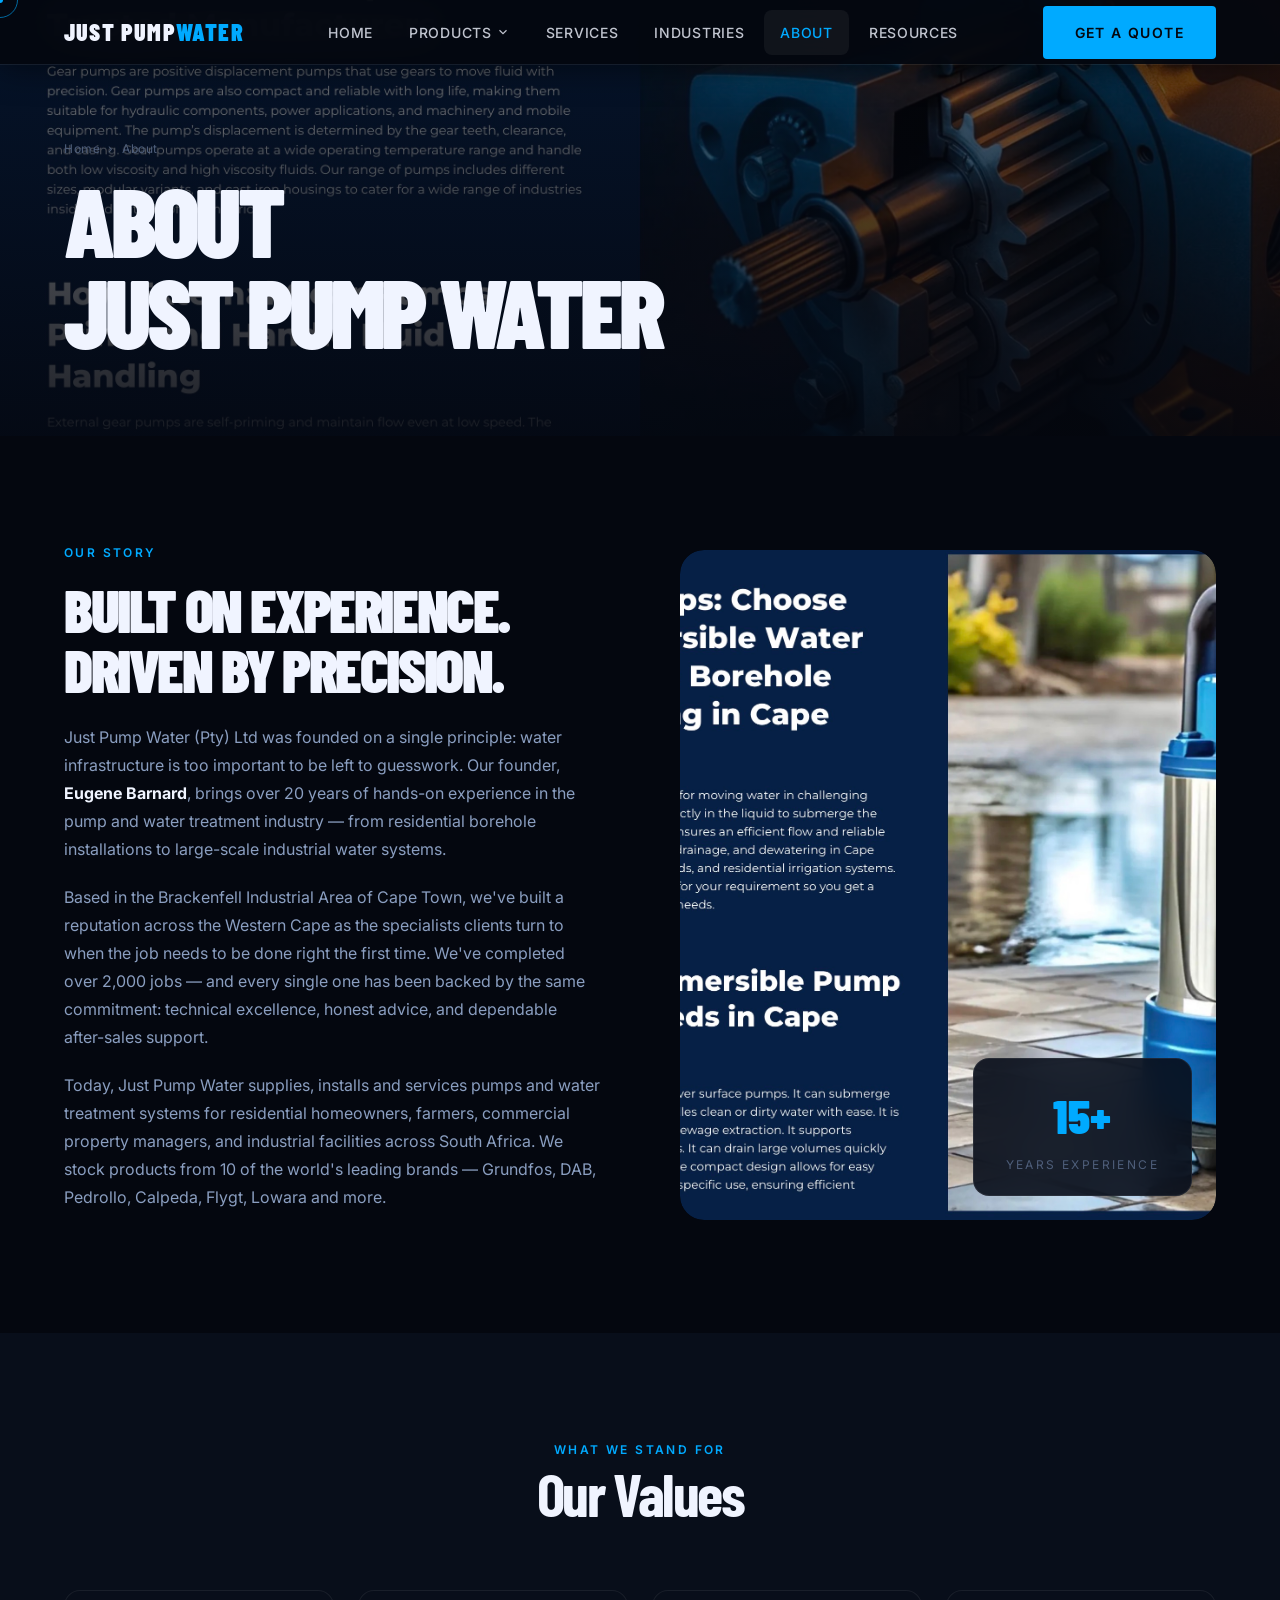
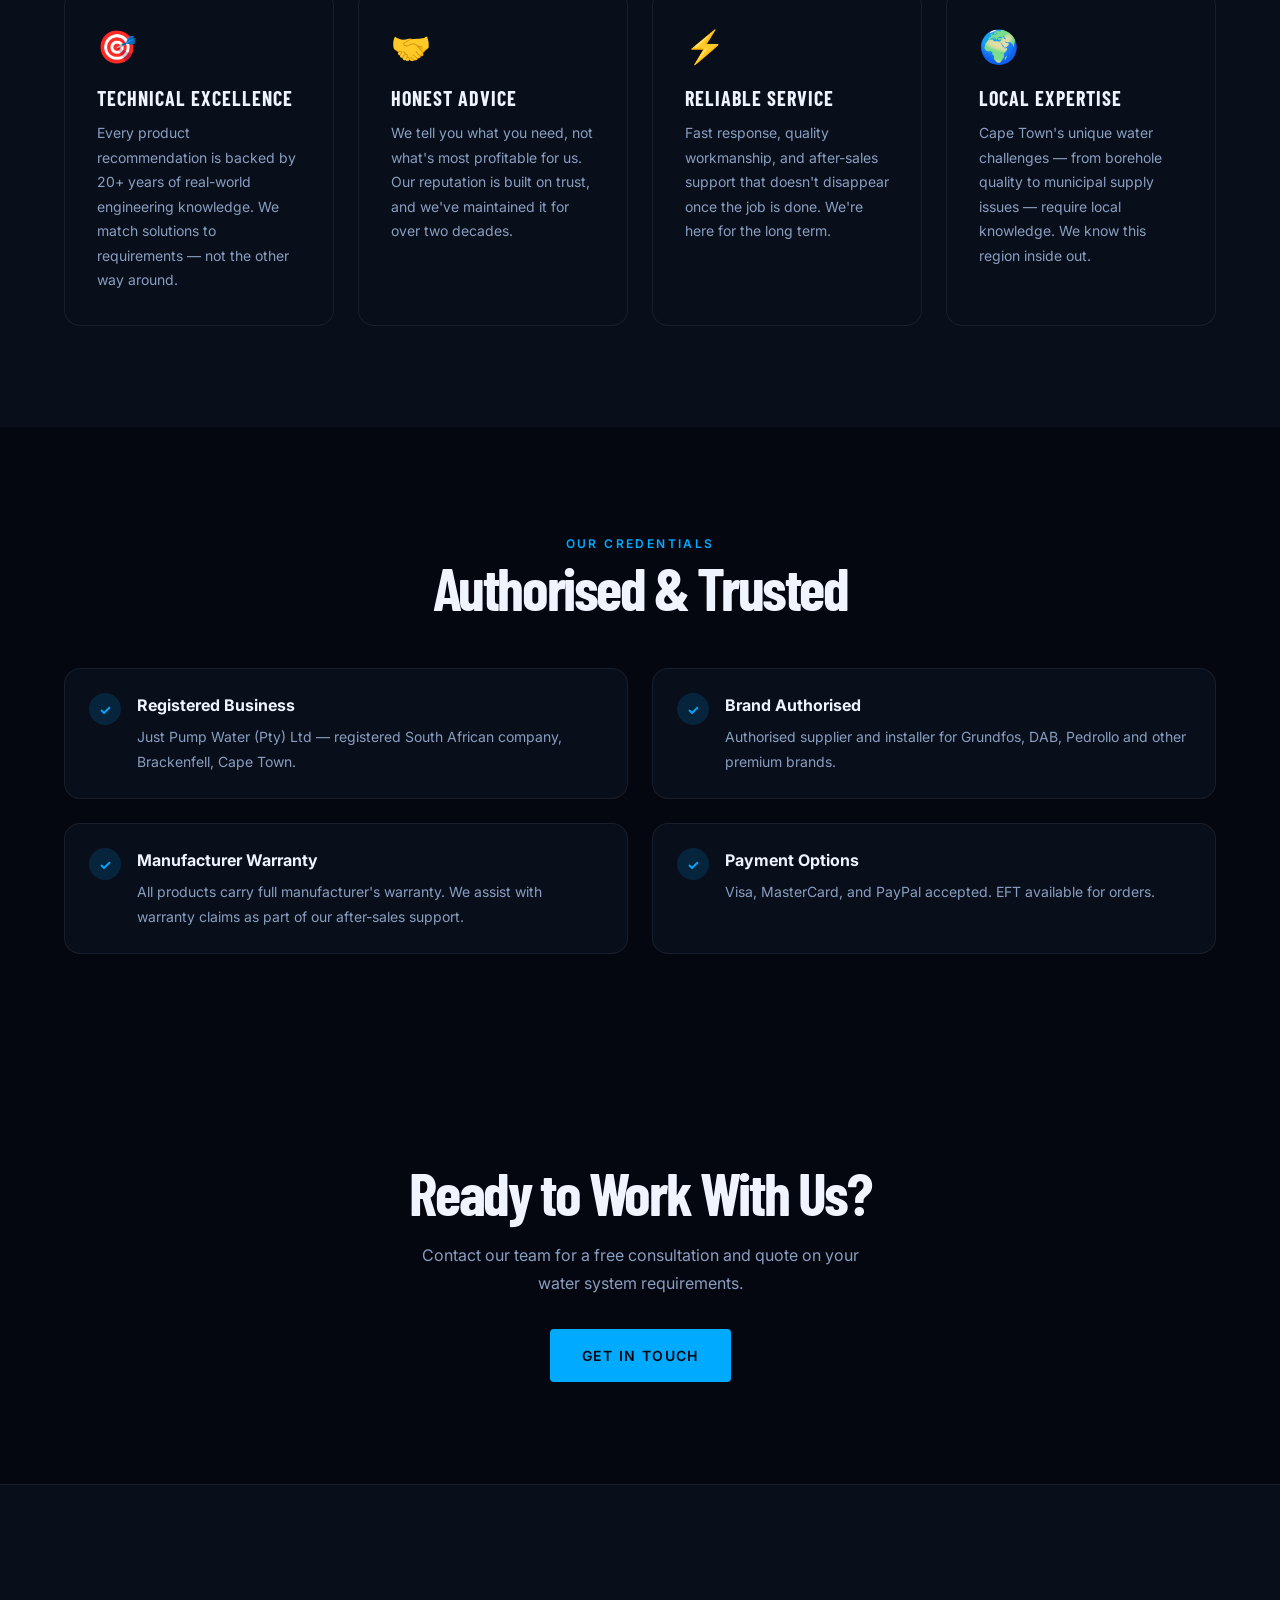
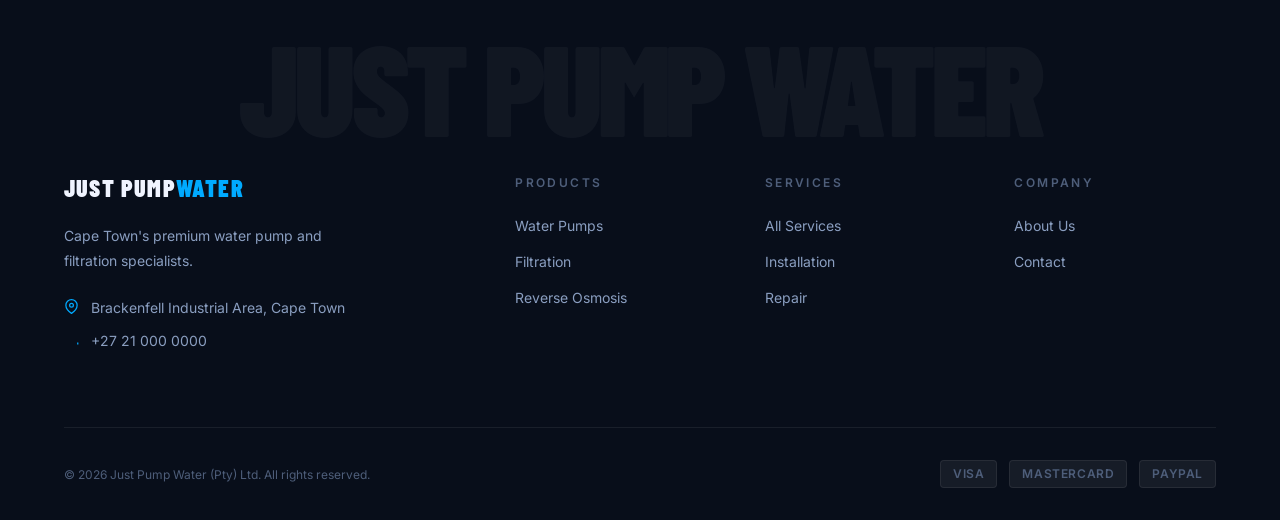
<file: pages/about.html>
<!DOCTYPE html>
<html lang="en-ZA">
<head>
  <meta charset="UTF-8" />
  <meta name="viewport" content="width=device-width, initial-scale=1.0" />
  <title>About Us | Just Pump Water — Cape Town Pump Specialists</title>
  <meta name="description" content="Just Pump Water — founded by Eugene Barnard with 20+ years in the pump industry. Cape Town's most trusted water pump and filtration specialists." />
  <link rel="canonical" href="https://justpumpwater.co.za/pages/about" />
  <link rel="stylesheet" href="../styles/base.css" />
  <link rel="stylesheet" href="../styles/components/navigation.css" />
  <link rel="stylesheet" href="../styles/pages/products.css" />
</head>
<body>

<div class="cursor-dot" aria-hidden="true"></div>
<div class="cursor-ring" aria-hidden="true"></div>

<header class="site-header is-scrolled" data-header data-nav>
  <div class="container">
    <div class="header-main">
      <a href="../index.html" class="site-logo"><div class="logo-text">JUST PUMP<span>WATER</span></div></a>
      <nav aria-label="Primary navigation">
        <ul class="primary-nav" data-nav-menu role="list">
          <li class="nav-item"><a href="../index.html" class="nav-link">Home</a></li>
          <li class="nav-item" data-dropdown><a href="products.html" class="nav-link" data-dropdown-trigger>Products <svg viewBox="0 0 24 24" fill="none" stroke="currentColor" stroke-width="2"><polyline points="6 9 12 15 18 9"/></svg></a>
            <div class="dropdown-panel is-wide" data-dropdown-panel>
              <a href="pumps.html" class="dropdown-item"><span class="dropdown-item-text"><span class="dropdown-item-label">Water Pumps</span></span></a>
              <a href="filtration.html" class="dropdown-item"><span class="dropdown-item-text"><span class="dropdown-item-label">Water Filtration</span></span></a>
              <a href="reverse-osmosis.html" class="dropdown-item"><span class="dropdown-item-text"><span class="dropdown-item-label">Reverse Osmosis</span></span></a>
              <a href="products.html" class="dropdown-item"><span class="dropdown-item-text"><span class="dropdown-item-label">Full Catalogue</span></span></a>
            </div>
          </li>
          <li class="nav-item"><a href="services.html" class="nav-link">Services</a></li>
          <li class="nav-item"><a href="industries.html" class="nav-link">Industries</a></li>
          <li class="nav-item"><a href="about.html" class="nav-link is-active">About</a></li>
          <li class="nav-item"><a href="resources.html" class="nav-link">Resources</a></li>
        </ul>
      </nav>
      <div class="header-cta">
        <a href="contact.html" class="btn btn--primary">Get a Quote</a>
        <button class="nav-toggle" data-nav-toggle aria-expanded="false" aria-label="Open menu"><span></span><span></span><span></span></button>
      </div>
    </div>
  </div>
</header>

<div class="mobile-menu-overlay" data-nav-overlay></div>
<nav class="mobile-menu" aria-label="Mobile navigation">
  <div class="mobile-menu-inner">
    <div data-nav-item class="mobile-nav-item"><a href="../index.html" class="mobile-nav-link">Home</a></div>
    <div data-nav-item class="mobile-nav-item"><a href="products.html" class="mobile-nav-link">Products</a></div>
    <div data-nav-item class="mobile-nav-item"><a href="services.html" class="mobile-nav-link">Services</a></div>
    <div data-nav-item class="mobile-nav-item"><a href="about.html" class="mobile-nav-link">About</a></div>
    <div data-nav-item class="mobile-nav-item"><a href="contact.html" class="mobile-nav-link">Contact</a></div>
    <div data-nav-item class="mobile-nav-item" style="margin-top:var(--space-8)"><a href="contact.html" class="btn btn--primary" style="width:100%;justify-content:center">Get a Quote</a></div>
  </div>
</nav>

<!-- Page Hero -->
<section class="page-hero">
  <div class="page-hero-bg">
    <img src="../website-images/Gear_Pumps_Cape_Town.jpeg" alt="" aria-hidden="true" />
    <div class="page-hero-overlay"></div>
  </div>
  <div class="container page-hero-content">
    <nav class="breadcrumb"><a href="../index.html">Home</a><span>›</span><span>About</span></nav>
    <h1 data-animate="fade-up">About<br />Just Pump Water</h1>
  </div>
</section>

<!-- Story Section -->
<section class="section">
  <div class="container">
    <div class="about-grid">
      <div class="about-content">
        <span class="label" data-animate="fade-right">Our Story</span>
        <h2 data-animate="fade-up" data-delay="100">Built on Experience.<br />Driven by Precision.</h2>
        <p data-animate="fade-up" data-delay="200">
          Just Pump Water (Pty) Ltd was founded on a single principle: water infrastructure
          is too important to be left to guesswork. Our founder, <strong>Eugene Barnard</strong>,
          brings over 20 years of hands-on experience in the pump and water treatment industry —
          from residential borehole installations to large-scale industrial water systems.
        </p>
        <p data-animate="fade-up" data-delay="300">
          Based in the Brackenfell Industrial Area of Cape Town, we've built a reputation
          across the Western Cape as the specialists clients turn to when the job needs to be
          done right the first time. We've completed over 2,000 jobs — and every single one
          has been backed by the same commitment: technical excellence, honest advice, and
          dependable after-sales support.
        </p>
        <p data-animate="fade-up" data-delay="400">
          Today, Just Pump Water supplies, installs and services pumps and water treatment
          systems for residential homeowners, farmers, commercial property managers, and
          industrial facilities across South Africa. We stock products from 10 of the world's
          leading brands — Grundfos, DAB, Pedrollo, Calpeda, Flygt, Lowara and more.
        </p>
      </div>
      <div class="about-visual" data-animate="fade-left">
        <img src="../website-images/Submersible_Pumps_Cape_Town.jpeg" alt="Submersible pump installation by Just Pump Water Cape Town" loading="lazy" />
        <div class="about-stat-overlay">
          <div class="about-stat">
            <span class="about-stat-num" data-counter="20" data-counter-suffix="+">0</span>
            <span class="about-stat-label">Years Experience</span>
          </div>
        </div>
      </div>
    </div>
  </div>
</section>

<!-- Values -->
<section class="section section--surface">
  <div class="container">
    <div class="section-header text-center" style="margin-bottom:var(--space-16)">
      <span class="label" data-animate="fade-up">What We Stand For</span>
      <h2 data-animate="fade-up" data-delay="100">Our Values</h2>
    </div>
    <div class="values-grid" data-stagger="fade-up" data-stagger-delay="80">
      <div class="value-card">
        <div class="value-icon">🎯</div>
        <h3>Technical Excellence</h3>
        <p>Every product recommendation is backed by 20+ years of real-world engineering knowledge. We match solutions to requirements — not the other way around.</p>
      </div>
      <div class="value-card">
        <div class="value-icon">🤝</div>
        <h3>Honest Advice</h3>
        <p>We tell you what you need, not what's most profitable for us. Our reputation is built on trust, and we've maintained it for over two decades.</p>
      </div>
      <div class="value-card">
        <div class="value-icon">⚡</div>
        <h3>Reliable Service</h3>
        <p>Fast response, quality workmanship, and after-sales support that doesn't disappear once the job is done. We're here for the long term.</p>
      </div>
      <div class="value-card">
        <div class="value-icon">🌍</div>
        <h3>Local Expertise</h3>
        <p>Cape Town's unique water challenges — from borehole quality to municipal supply issues — require local knowledge. We know this region inside out.</p>
      </div>
    </div>
  </div>
</section>

<!-- Credentials -->
<section class="section" id="warranty">
  <div class="container">
    <div class="section-header text-center" style="margin-bottom:var(--space-12)">
      <span class="label" data-animate="fade-up">Our Credentials</span>
      <h2 data-animate="fade-up" data-delay="100">Authorised & Trusted</h2>
    </div>
    <div class="credentials-grid" data-stagger="fade-up" data-stagger-delay="80">
      <div class="credential-item">
        <div class="credential-icon">✓</div>
        <div><strong>Registered Business</strong><p>Just Pump Water (Pty) Ltd — registered South African company, Brackenfell, Cape Town.</p></div>
      </div>
      <div class="credential-item">
        <div class="credential-icon">✓</div>
        <div><strong>Brand Authorised</strong><p>Authorised supplier and installer for Grundfos, DAB, Pedrollo and other premium brands.</p></div>
      </div>
      <div class="credential-item">
        <div class="credential-icon">✓</div>
        <div><strong>Manufacturer Warranty</strong><p>All products carry full manufacturer's warranty. We assist with warranty claims as part of our after-sales support.</p></div>
      </div>
      <div class="credential-item">
        <div class="credential-icon">✓</div>
        <div><strong>Payment Options</strong><p>Visa, MasterCard, and PayPal accepted. EFT available for orders.</p></div>
      </div>
    </div>
  </div>
</section>

<!-- CTA -->
<section class="section section--dark" style="text-align:center">
  <div class="container" style="max-width:600px">
    <h2 data-animate="fade-up">Ready to Work With Us?</h2>
    <p data-animate="fade-up" data-delay="100" style="color:var(--color-text-secondary);margin:var(--space-4) 0 var(--space-8)">Contact our team for a free consultation and quote on your water system requirements.</p>
    <a href="contact.html" class="btn btn--primary btn--lg" data-animate="fade-up" data-delay="200">Get in Touch</a>
  </div>
</section>

<footer class="site-footer">
  <div class="footer-statement" aria-hidden="true"><div class="footer-statement-text">JUST PUMP WATER</div></div>
  <div class="container">
    <div class="footer-grid">
      <div class="footer-brand-col">
        <div class="logo-text" style="margin-bottom:var(--space-6)">JUST PUMP<span>WATER</span></div>
        <p class="footer-tagline">Cape Town's premium water pump and filtration specialists.</p>
        <div>
          <div class="footer-contact-item"><svg width="15" height="15" viewBox="0 0 24 24" fill="none" stroke="currentColor" stroke-width="2"><path d="M21 10c0 7-9 13-9 13s-9-6-9-13a9 9 0 0118 0z"/><circle cx="12" cy="10" r="3"/></svg>Brackenfell Industrial Area, Cape Town</div>
          <div class="footer-contact-item"><svg width="15" height="15" viewBox="0 0 24 24" fill="none" stroke="currentColor" stroke-width="2"><path d="M22 16.92v3"/></svg><a href="tel:+27210000000">+27 21 000 0000</a></div>
        </div>
      </div>
      <div><h3 class="footer-col-title">Products</h3><ul class="footer-links"><li><a href="pumps.html">Water Pumps</a></li><li><a href="filtration.html">Filtration</a></li><li><a href="reverse-osmosis.html">Reverse Osmosis</a></li></ul></div>
      <div><h3 class="footer-col-title">Services</h3><ul class="footer-links"><li><a href="services.html">All Services</a></li><li><a href="services.html#installation">Installation</a></li><li><a href="services.html#repair">Repair</a></li></ul></div>
      <div><h3 class="footer-col-title">Company</h3><ul class="footer-links"><li><a href="about.html">About Us</a></li><li><a href="contact.html">Contact</a></li></ul></div>
    </div>
    <div class="footer-bottom">
      <p class="footer-copy">© 2026 Just Pump Water (Pty) Ltd. All rights reserved.</p>
      <div class="footer-payment"><span class="payment-badge">VISA</span><span class="payment-badge">MASTERCARD</span><span class="payment-badge">PAYPAL</span></div>
    </div>
  </div>
</footer>

<a href="https://wa.me/27210000000" class="whatsapp-float" data-whatsapp target="_blank" rel="noopener" aria-label="Chat on WhatsApp">
  <svg width="26" height="26" viewBox="0 0 24 24" fill="currentColor"><path d="M17.472 14.382c-.297-.149-1.758-.867-2.03-.967-.273-.099-.471-.148-.67.15-.197.297-.767.966-.94 1.164-.173.199-.347.223-.644.075-.297-.15-1.255-.463-2.39-1.475-.883-.788-1.48-1.761-1.653-2.059-.173-.297-.018-.458.13-.606.134-.133.298-.347.446-.52.149-.174.198-.298.298-.497.099-.198.05-.371-.025-.52-.075-.149-.669-1.612-.916-2.207-.242-.579-.487-.5-.669-.51-.173-.008-.371-.01-.57-.01-.198 0-.52.074-.792.372-.272.297-1.04 1.016-1.04 2.479 0 1.462 1.065 2.875 1.213 3.074.149.198 2.096 3.2 5.077 4.487.709.306 1.262.489 1.694.625.712.227 1.36.195 1.871.118.571-.085 1.758-.719 2.006-1.413.248-.694.248-1.289.173-1.413-.074-.124-.272-.198-.57-.347m-5.421 7.403h-.004a9.87 9.87 0 01-5.031-1.378l-.361-.214-3.741.982.998-3.648-.235-.374a9.86 9.86 0 01-1.51-5.26c.001-5.45 4.436-9.884 9.888-9.884 2.64 0 5.122 1.03 6.988 2.898a9.825 9.825 0 012.893 6.994c-.003 5.45-4.437 9.884-9.885 9.884m8.413-18.297A11.815 11.815 0 0012.05 0C5.495 0 .16 5.335.157 11.892c0 2.096.547 4.142 1.588 5.945L.057 24l6.305-1.654a11.882 11.882 0 005.683 1.448h.005c6.554 0 11.89-5.335 11.893-11.893a11.821 11.821 0 00-3.48-8.413z"/></svg>
</a>

<style>
.about-grid { display:grid; grid-template-columns:1fr 1fr; gap:var(--space-20); align-items:center; }
.about-content h2 { font-family:var(--font-display); font-size:clamp(var(--text-4xl),5vw,var(--text-6xl)); font-weight:var(--weight-black); text-transform:uppercase; letter-spacing:var(--tracking-tight); line-height:1; margin:var(--space-4) 0 var(--space-6); }
.about-content p { color:var(--color-text-secondary); line-height:var(--leading-relaxed); margin-bottom:var(--space-5); }
.about-content strong { color:var(--color-text); }
.about-visual { position:relative; border-radius:var(--radius-2xl); overflow:hidden; }
.about-visual img { width:100%; aspect-ratio:4/5; object-fit:cover; display:block; border-radius:var(--radius-2xl); }
.about-stat-overlay { position:absolute; bottom:var(--space-6); right:var(--space-6); background:rgba(8,14,26,0.9); backdrop-filter:blur(16px); border:1px solid var(--color-border); border-radius:var(--radius-xl); padding:var(--space-5) var(--space-8); text-align:center; }
.about-stat-num { font-family:var(--font-display); font-size:var(--text-5xl); font-weight:var(--weight-black); color:var(--color-accent); display:block; }
.about-stat-label { font-size:var(--text-xs); letter-spacing:var(--tracking-widest); text-transform:uppercase; color:var(--color-text-muted); }
.values-grid { display:grid; grid-template-columns:repeat(4,1fr); gap:var(--space-6); }
.value-card { background:var(--color-surface); border:1px solid var(--color-border); border-radius:var(--radius-xl); padding:var(--space-8); transition:var(--transition-base); }
.value-card:hover { border-color:rgba(0,170,255,0.3); transform:translateY(-4px); }
.value-icon { font-size:2rem; margin-bottom:var(--space-4); display:block; }
.value-card h3 { font-family:var(--font-display); font-size:var(--text-xl); font-weight:var(--weight-bold); text-transform:uppercase; letter-spacing:var(--tracking-wide); color:var(--color-text); margin-bottom:var(--space-3); }
.value-card p { font-size:var(--text-sm); color:var(--color-text-secondary); line-height:var(--leading-relaxed); }
.credentials-grid { display:grid; grid-template-columns:repeat(2,1fr); gap:var(--space-6); }
.credential-item { display:flex; gap:var(--space-4); align-items:flex-start; background:var(--color-surface); border:1px solid var(--color-border); border-radius:var(--radius-xl); padding:var(--space-6); }
.credential-icon { width:32px; height:32px; border-radius:var(--radius-full); background:rgba(0,170,255,0.15); color:var(--color-accent); display:flex; align-items:center; justify-content:center; font-weight:bold; flex-shrink:0; font-size:var(--text-sm); }
.credential-item strong { display:block; color:var(--color-text); margin-bottom:var(--space-2); font-size:var(--text-base); }
.credential-item p { font-size:var(--text-sm); color:var(--color-text-secondary); line-height:var(--leading-relaxed); margin:0; }
@media (max-width:1024px) { .values-grid { grid-template-columns:repeat(2,1fr); } }
@media (max-width:768px) { .about-grid { grid-template-columns:1fr; } .credentials-grid { grid-template-columns:1fr; } .values-grid { grid-template-columns:1fr; } }
</style>

<script src="../scripts/scroll-animations.js" type="module"></script>
<script src="../scripts/navigation.js" type="module"></script>
<script src="../scripts/main.js" type="module"></script>
</body>
</html>
</file>
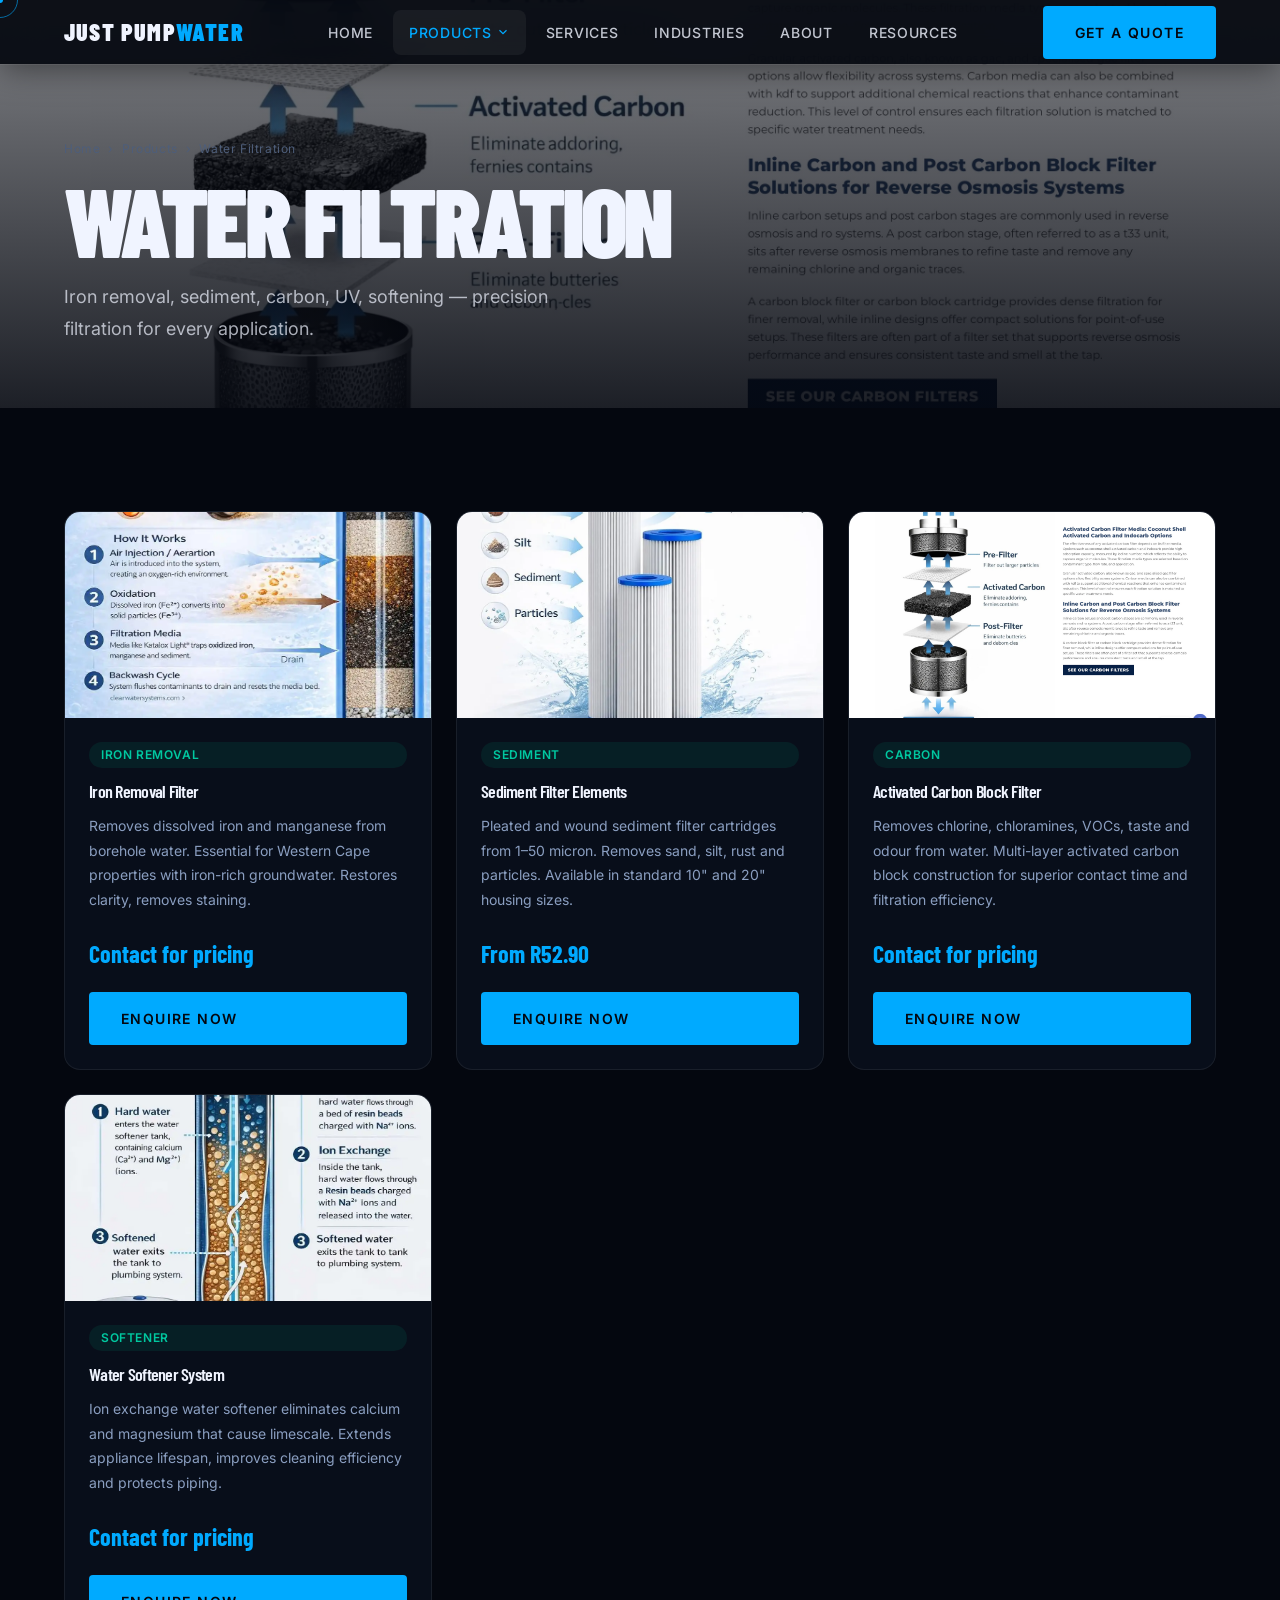
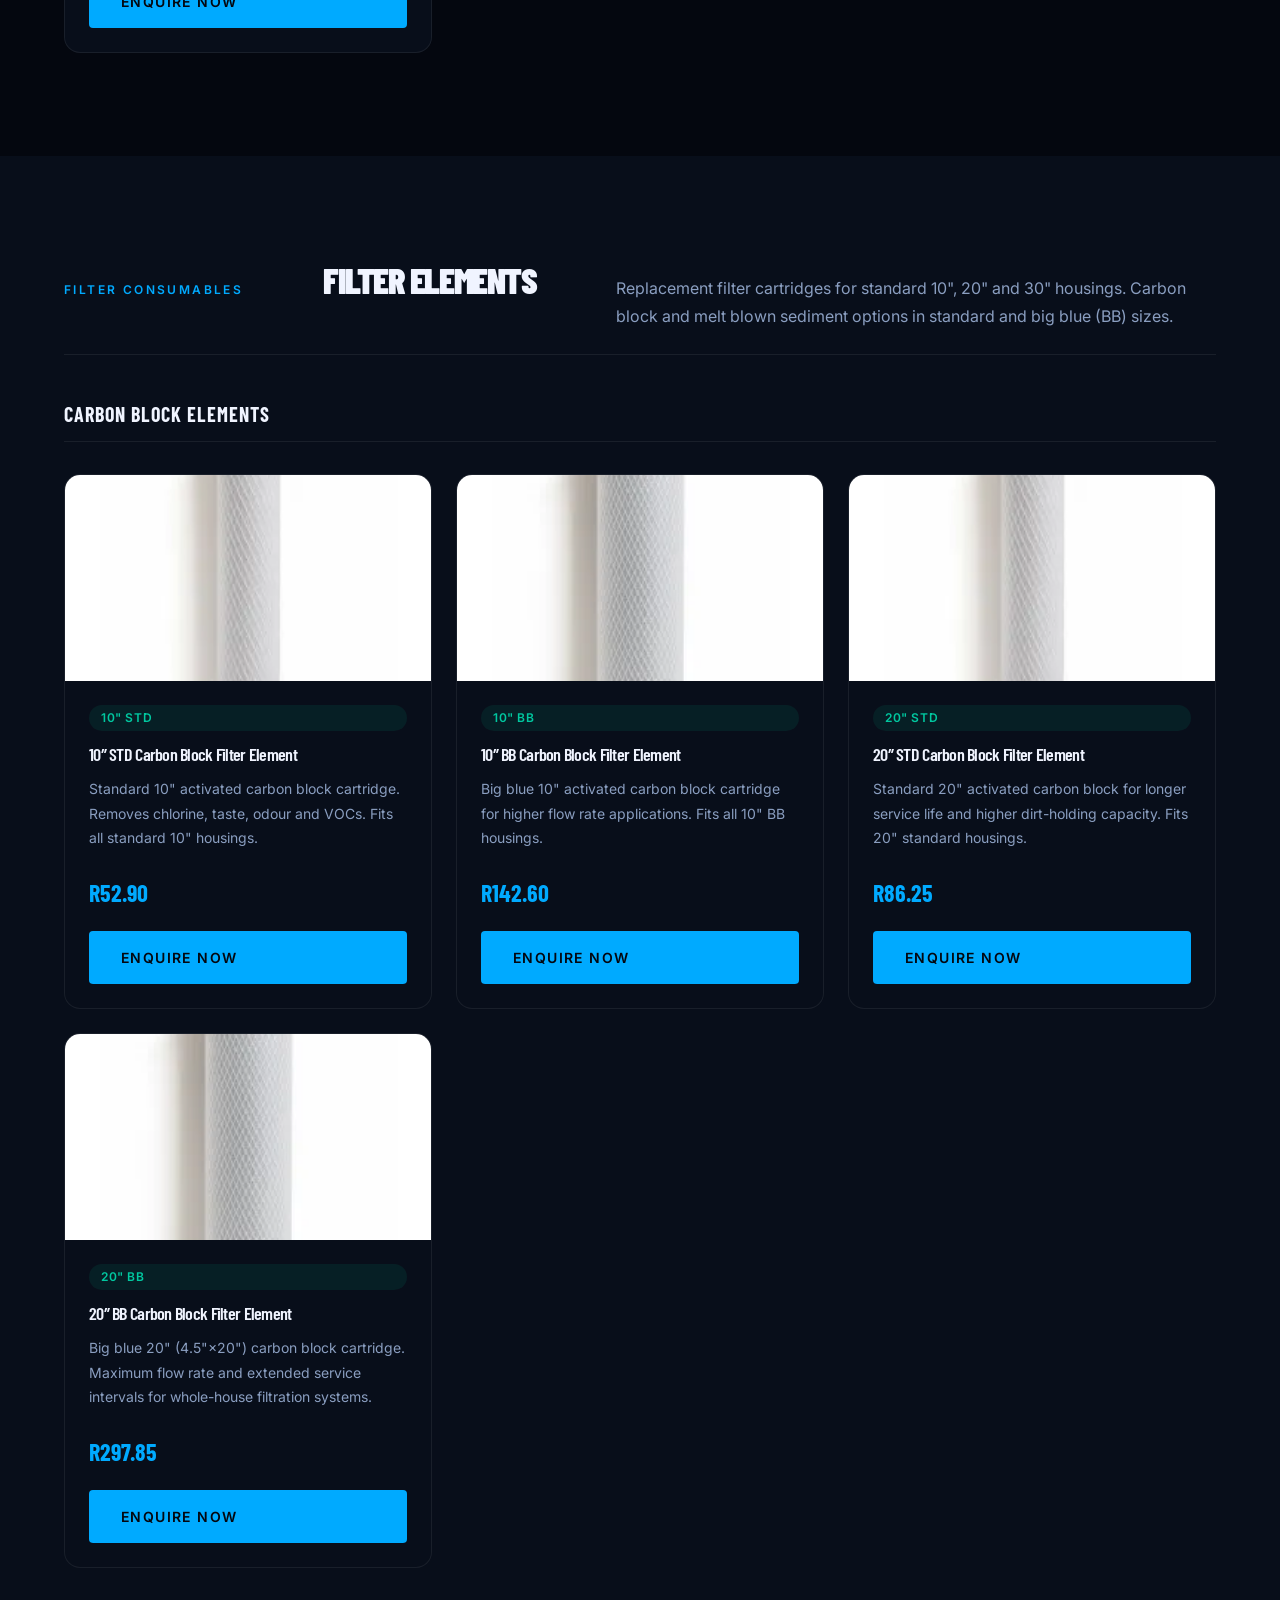
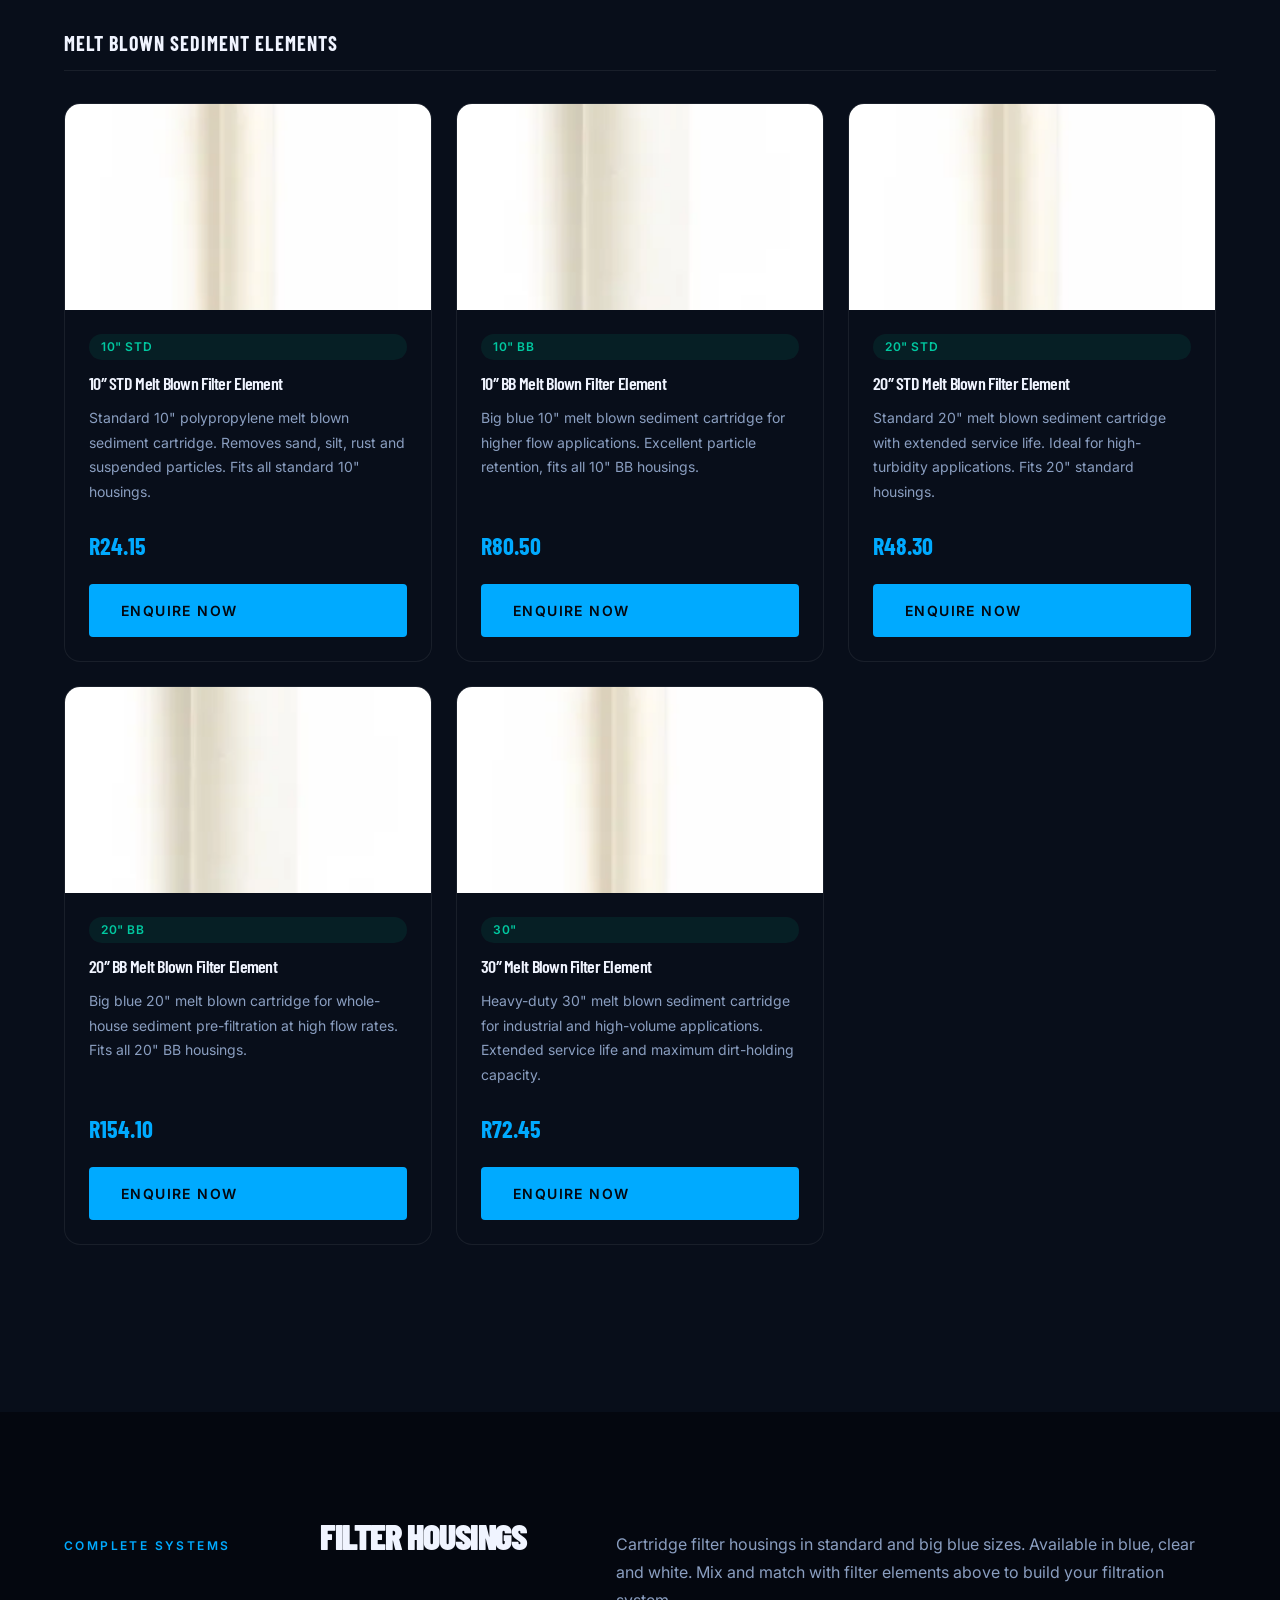
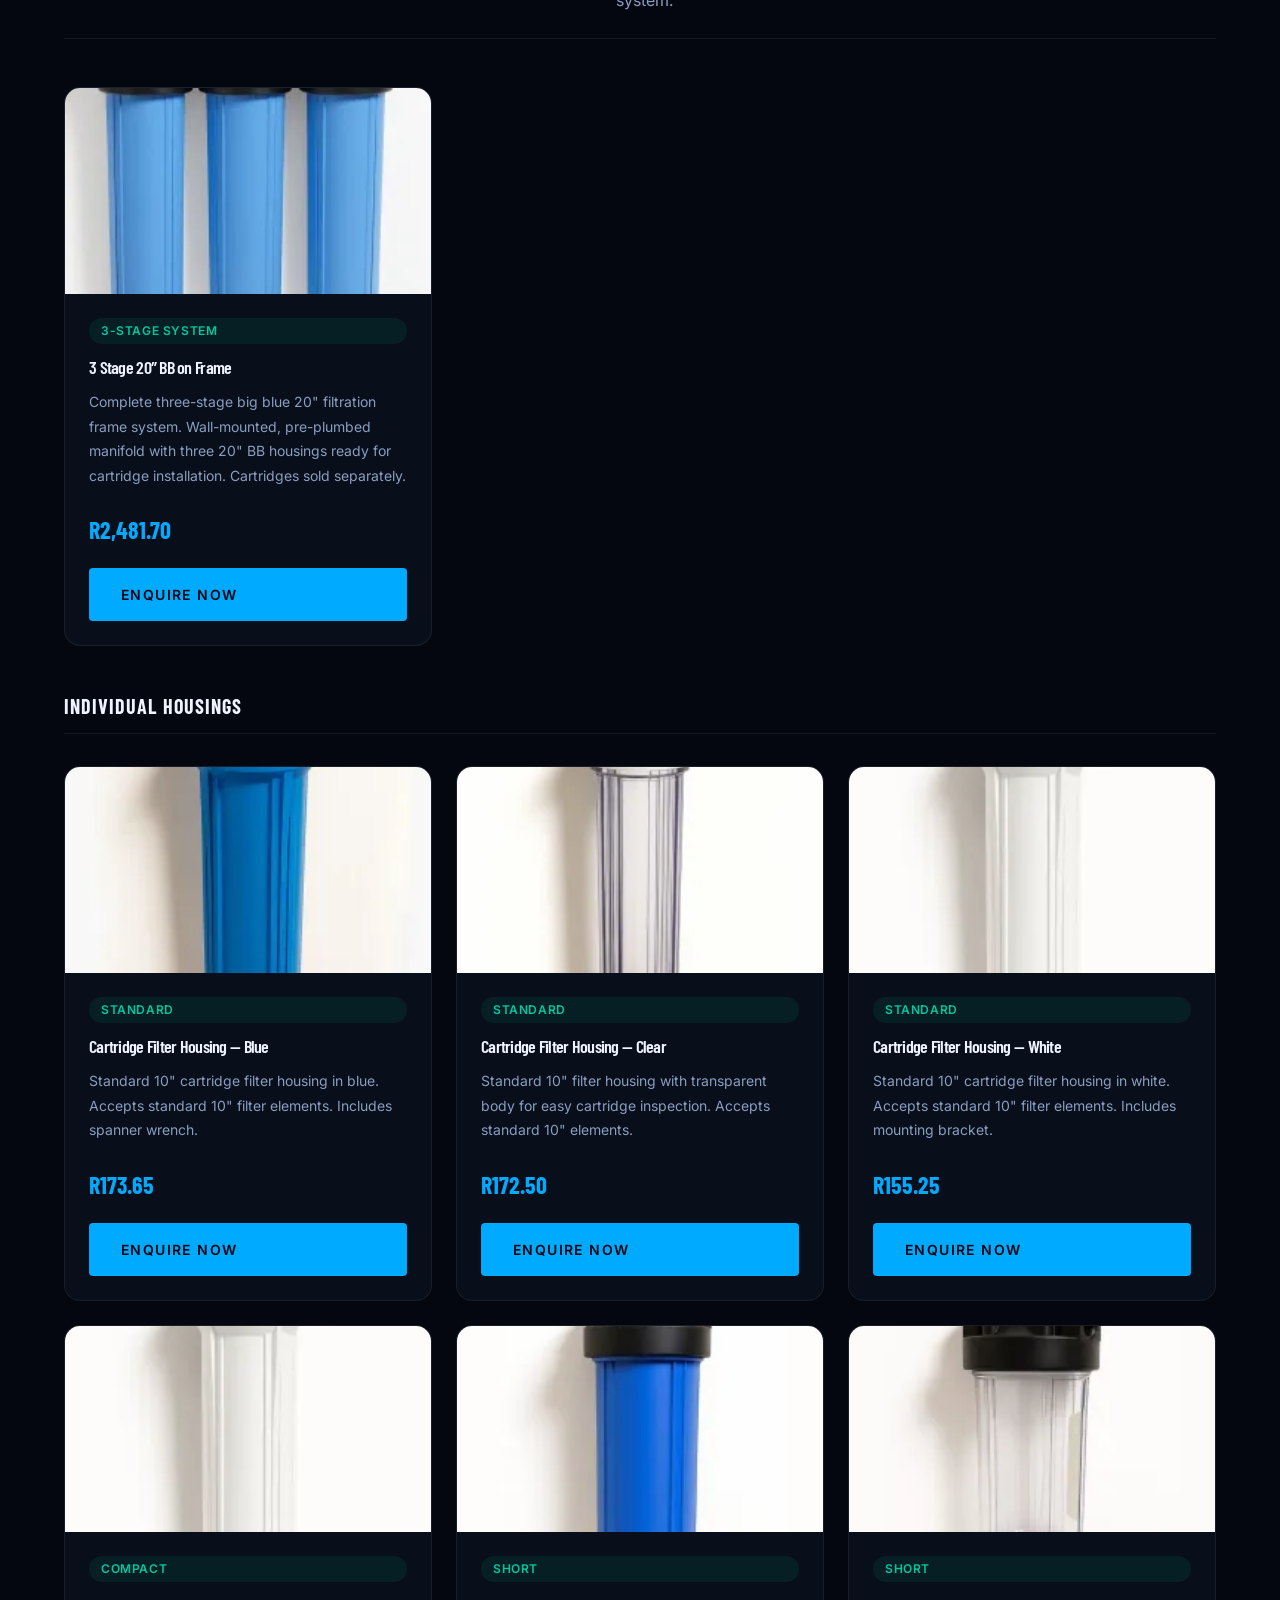
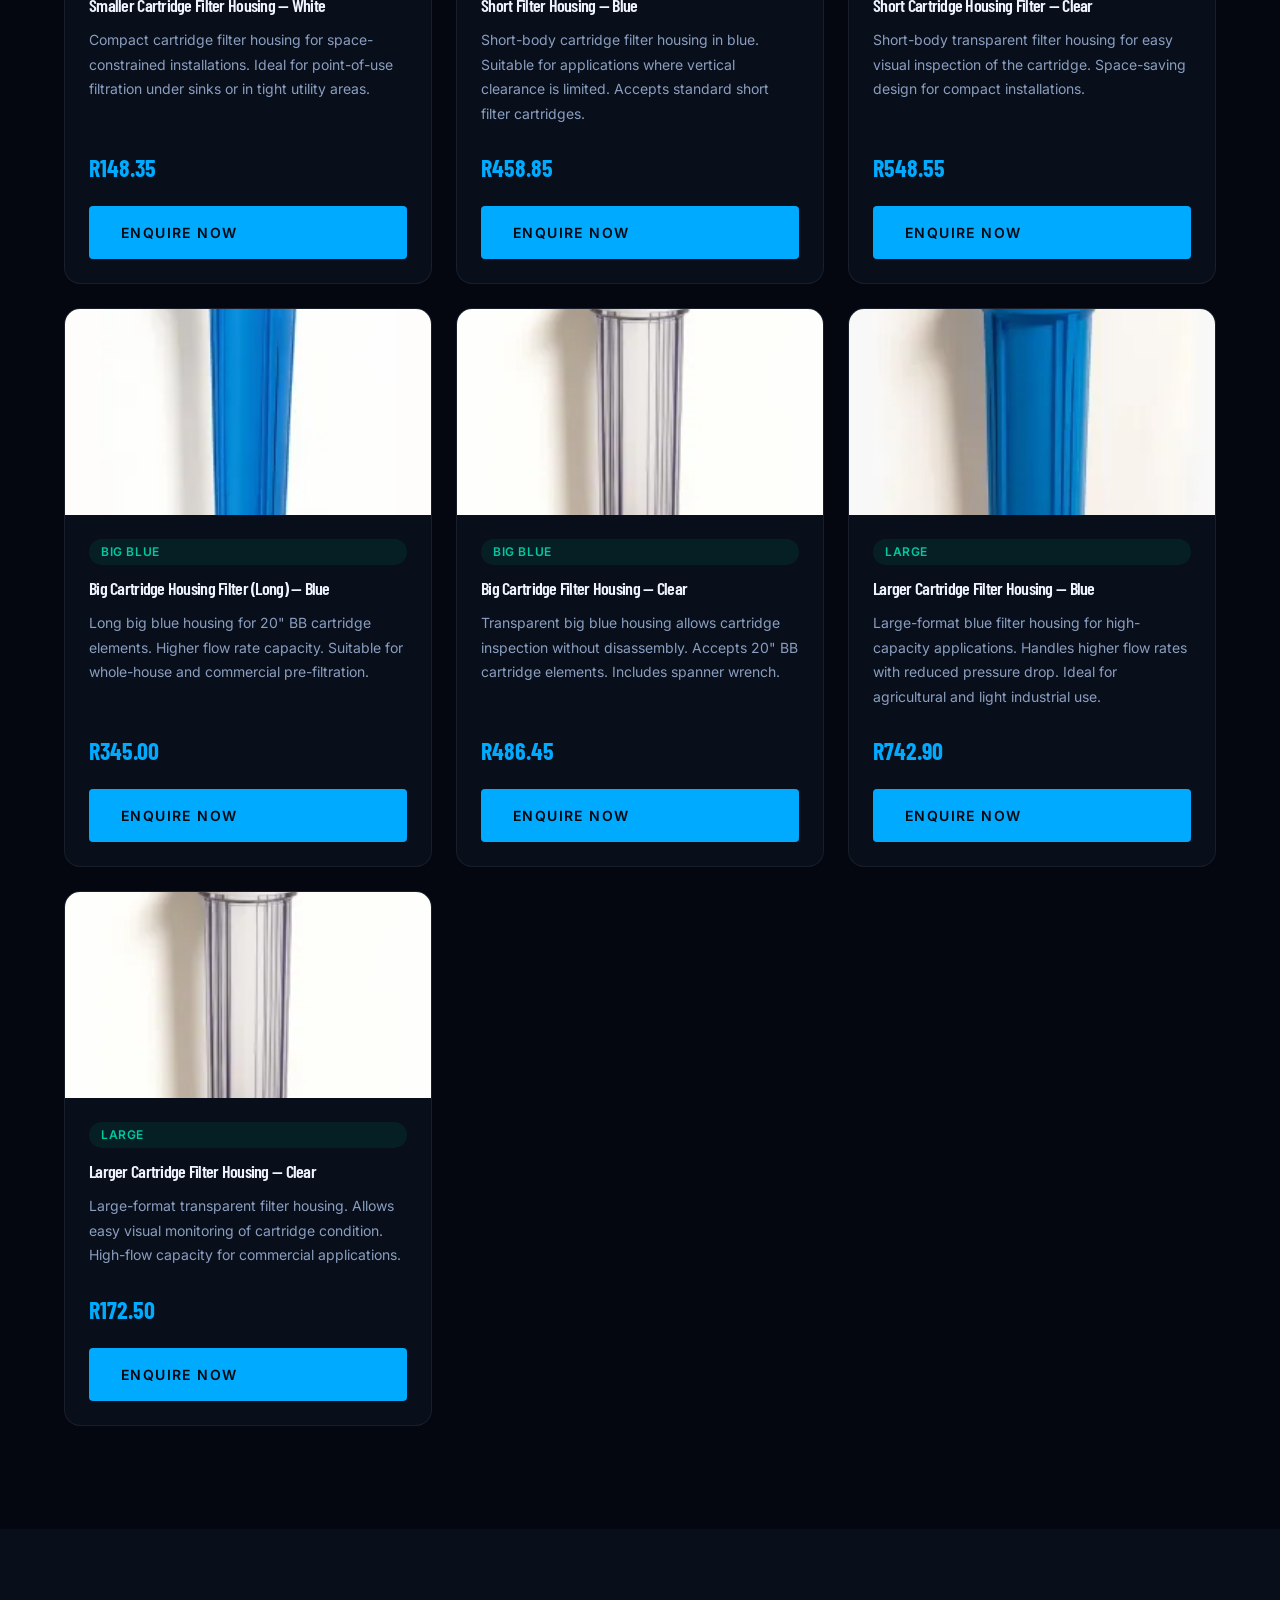
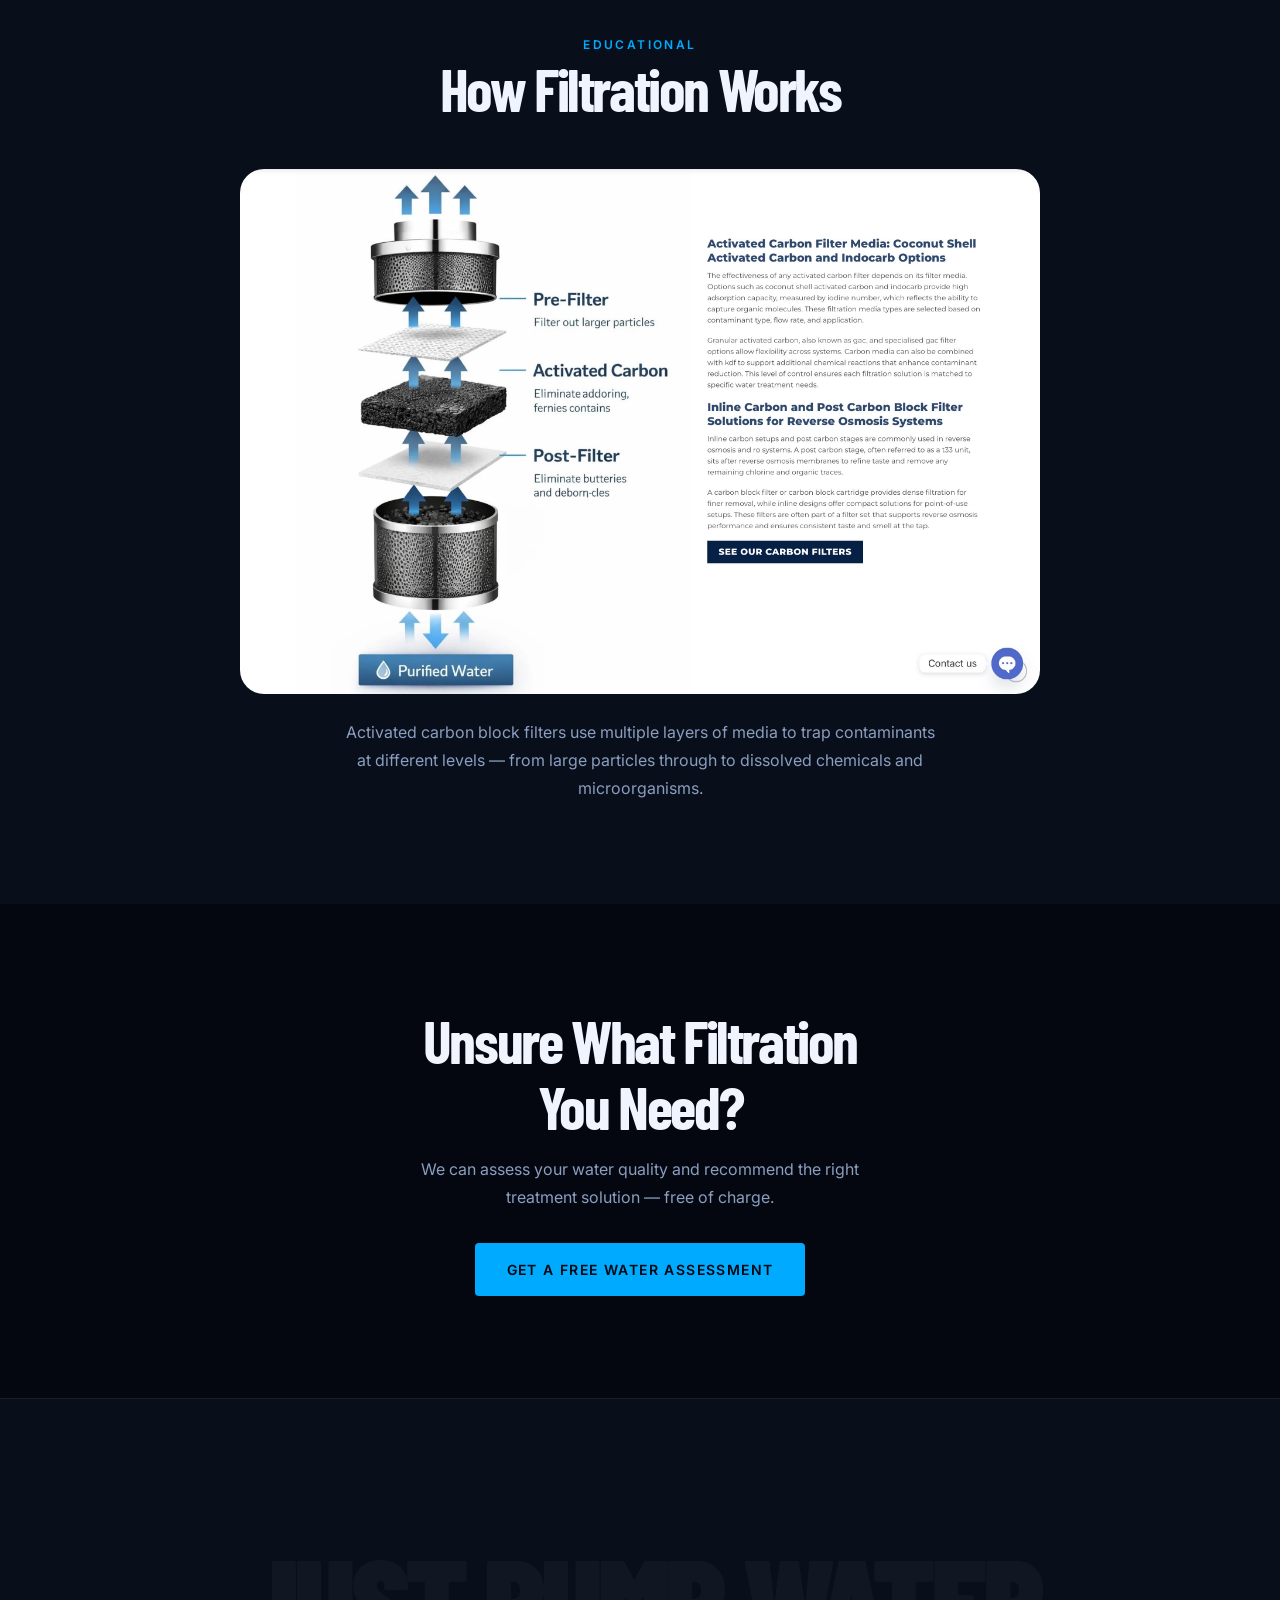
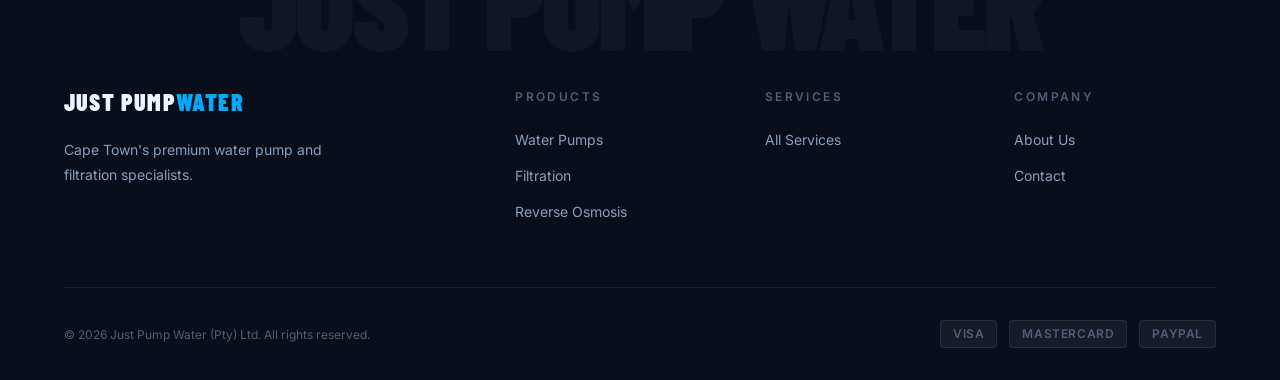
<file: pages/filtration.html>
<!DOCTYPE html>
<html lang="en-ZA">
<head>
  <meta charset="UTF-8" />
  <meta name="viewport" content="width=device-width, initial-scale=1.0" />
  <title>Water Filtration Cape Town | Just Pump Water — Iron Removal, Sediment, Carbon Filters</title>
  <meta name="description" content="Water filtration systems in Cape Town — iron removal, sediment filters, activated carbon, UV and water softeners. Supply and installation by Just Pump Water." />
  <link rel="canonical" href="https://justpumpwater.co.za/pages/filtration" />
  <link rel="stylesheet" href="../styles/base.css" />
  <link rel="stylesheet" href="../styles/components/navigation.css" />
  <link rel="stylesheet" href="../styles/pages/products.css" />
</head>
<body>

<div class="cursor-dot" aria-hidden="true"></div>
<div class="cursor-ring" aria-hidden="true"></div>

<header class="site-header is-scrolled" data-header data-nav>
  <div class="container">
    <div class="header-main">
      <a href="../index.html" class="site-logo"><div class="logo-text">JUST PUMP<span>WATER</span></div></a>
      <nav aria-label="Primary navigation">
        <ul class="primary-nav" data-nav-menu role="list">
          <li class="nav-item"><a href="../index.html" class="nav-link">Home</a></li>
          <li class="nav-item" data-dropdown><a href="products.html" class="nav-link is-active" data-dropdown-trigger>Products <svg viewBox="0 0 24 24" fill="none" stroke="currentColor" stroke-width="2"><polyline points="6 9 12 15 18 9"/></svg></a>
            <div class="dropdown-panel is-wide" data-dropdown-panel>
              <a href="pumps.html" class="dropdown-item"><span class="dropdown-item-text"><span class="dropdown-item-label">Water Pumps</span></span></a>
              <a href="filtration.html" class="dropdown-item"><span class="dropdown-item-text"><span class="dropdown-item-label">Water Filtration</span></span></a>
              <a href="reverse-osmosis.html" class="dropdown-item"><span class="dropdown-item-text"><span class="dropdown-item-label">Reverse Osmosis</span></span></a>
              <a href="products.html" class="dropdown-item"><span class="dropdown-item-text"><span class="dropdown-item-label">Full Catalogue</span></span></a>
            </div>
          </li>
          <li class="nav-item"><a href="services.html" class="nav-link">Services</a></li>
          <li class="nav-item"><a href="industries.html" class="nav-link">Industries</a></li>
          <li class="nav-item"><a href="about.html" class="nav-link">About</a></li>
          <li class="nav-item"><a href="resources.html" class="nav-link">Resources</a></li>
        </ul>
      </nav>
      <div class="header-cta">
        <a href="contact.html" class="btn btn--primary">Get a Quote</a>
        <button class="nav-toggle" data-nav-toggle aria-expanded="false" aria-label="Open menu"><span></span><span></span><span></span></button>
      </div>
    </div>
  </div>
</header>

<div class="mobile-menu-overlay" data-nav-overlay></div>
<nav class="mobile-menu" aria-label="Mobile navigation">
  <div class="mobile-menu-inner">
    <div data-nav-item class="mobile-nav-item"><a href="../index.html" class="mobile-nav-link">Home</a></div>
    <div data-nav-item class="mobile-nav-item"><a href="products.html" class="mobile-nav-link">Products</a></div>
    <div data-nav-item class="mobile-nav-item"><a href="filtration.html" class="mobile-nav-link">Water Filtration</a></div>
    <div data-nav-item class="mobile-nav-item"><a href="services.html" class="mobile-nav-link">Services</a></div>
    <div data-nav-item class="mobile-nav-item"><a href="contact.html" class="mobile-nav-link">Contact</a></div>
    <div data-nav-item class="mobile-nav-item" style="margin-top:var(--space-8)"><a href="contact.html" class="btn btn--primary" style="width:100%;justify-content:center">Get a Quote</a></div>
  </div>
</nav>

<section class="page-hero">
  <div class="page-hero-bg">
    <img src="../website-images/Activated_Carbon_Filter_Layers.jpeg" alt="" aria-hidden="true" />
    <div class="page-hero-overlay"></div>
  </div>
  <div class="container page-hero-content">
    <nav class="breadcrumb"><a href="../index.html">Home</a><span>›</span><a href="products.html">Products</a><span>›</span><span>Water Filtration</span></nav>
    <h1 data-animate="fade-up">Water Filtration</h1>
    <p data-animate="fade-up" data-delay="100">Iron removal, sediment, carbon, UV, softening — precision filtration for every application.</p>
  </div>
</section>

<section class="section">
  <div class="container">
    <div class="products-grid-full" data-stagger="fade-up" data-stagger-delay="80">

      <div class="product-full-card" id="iron">
        <div class="product-full-media"><img src="../website-images/Iron_Removal_Filter.webp" alt="Iron Removal Filter" loading="lazy" /></div>
        <div class="product-full-body">
          <span class="product-full-badge product-full-badge--filtration">Iron Removal</span>
          <h3>Iron Removal Filter</h3>
          <p>Removes dissolved iron and manganese from borehole water. Essential for Western Cape properties with iron-rich groundwater. Restores clarity, removes staining.</p>
          <div class="product-full-price">Contact for pricing</div>
          <a href="contact.html?product=iron-removal" class="btn btn--primary">Enquire Now</a>
        </div>
      </div>

      <div class="product-full-card">
        <div class="product-full-media"><img src="../website-images/Sediment_Water_Filters.webp" alt="Sediment Filters" loading="lazy" /></div>
        <div class="product-full-body">
          <span class="product-full-badge product-full-badge--filtration">Sediment</span>
          <h3>Sediment Filter Elements</h3>
          <p>Pleated and wound sediment filter cartridges from 1–50 micron. Removes sand, silt, rust and particles. Available in standard 10" and 20" housing sizes.</p>
          <div class="product-full-price">From R52.90</div>
          <a href="contact.html?product=sediment-filter" class="btn btn--primary">Enquire Now</a>
        </div>
      </div>

      <div class="product-full-card">
        <div class="product-full-media"><img src="../website-images/Activated_Carbon_Filter_Layers.jpeg" alt="Activated Carbon Filter" loading="lazy" /></div>
        <div class="product-full-body">
          <span class="product-full-badge product-full-badge--filtration">Carbon</span>
          <h3>Activated Carbon Block Filter</h3>
          <p>Removes chlorine, chloramines, VOCs, taste and odour from water. Multi-layer activated carbon block construction for superior contact time and filtration efficiency.</p>
          <div class="product-full-price">Contact for pricing</div>
          <a href="contact.html?product=carbon-filter" class="btn btn--primary">Enquire Now</a>
        </div>
      </div>

      <div class="product-full-card" id="softener">
        <div class="product-full-media"><img src="../website-images/Water_Softener_How_It_Works.webp" alt="Water Softener" loading="lazy" /></div>
        <div class="product-full-body">
          <span class="product-full-badge product-full-badge--filtration">Softener</span>
          <h3>Water Softener System</h3>
          <p>Ion exchange water softener eliminates calcium and magnesium that cause limescale. Extends appliance lifespan, improves cleaning efficiency and protects piping.</p>
          <div class="product-full-price">Contact for pricing</div>
          <a href="contact.html?product=water-softener" class="btn btn--primary">Enquire Now</a>
        </div>
      </div>

    </div>
  </div>
</section>

<!-- Filter Elements Section -->
<section class="section section--surface" id="filter-elements">
  <div class="container">
    <div class="catalogue-section-header" style="margin-bottom:var(--space-12)">
      <span class="label" data-animate="fade-up">Filter Consumables</span>
      <h2 data-animate="fade-up" data-delay="100">Filter Elements</h2>
      <p data-animate="fade-up" data-delay="200" style="color:var(--color-text-secondary);max-width:600px;margin-top:var(--space-4)">Replacement filter cartridges for standard 10", 20" and 30" housings. Carbon block and melt blown sediment options in standard and big blue (BB) sizes.</p>
    </div>

    <!-- Carbon Block Elements -->
    <h3 data-animate="fade-up" style="font-family:var(--font-display);text-transform:uppercase;letter-spacing:var(--tracking-wide);font-size:var(--text-xl);margin-bottom:var(--space-8);padding-bottom:var(--space-4);border-bottom:1px solid var(--color-border)">Carbon Block Elements</h3>
    <div class="products-grid-full" data-stagger="fade-up" data-stagger-delay="40" style="margin-bottom:var(--space-16)">

      <div class="product-full-card">
        <div class="product-full-media"><img src="../website-images/10_STD_Carbon_Filter.webp" alt='10" Standard Carbon Block Filter Element' loading="lazy" /></div>
        <div class="product-full-body">
          <span class="product-full-badge product-full-badge--filtration">10" STD</span>
          <h3>10″ STD Carbon Block Filter Element</h3>
          <p>Standard 10" activated carbon block cartridge. Removes chlorine, taste, odour and VOCs. Fits all standard 10" housings.</p>
          <div class="product-full-price">R52.90</div>
          <a href="contact.html?product=10std-carbon" class="btn btn--primary">Enquire Now</a>
        </div>
      </div>

      <div class="product-full-card">
        <div class="product-full-media"><img src="../website-images/10_BB_Carbon_Filter.webp" alt='10" Big Blue Carbon Block Filter Element' loading="lazy" /></div>
        <div class="product-full-body">
          <span class="product-full-badge product-full-badge--filtration">10" BB</span>
          <h3>10″ BB Carbon Block Filter Element</h3>
          <p>Big blue 10" activated carbon block cartridge for higher flow rate applications. Fits all 10" BB housings.</p>
          <div class="product-full-price">R142.60</div>
          <a href="contact.html?product=10bb-carbon" class="btn btn--primary">Enquire Now</a>
        </div>
      </div>

      <div class="product-full-card">
        <div class="product-full-media"><img src="../website-images/20_STD_Carbon_Filter.webp" alt='20" Standard Carbon Block Filter Element' loading="lazy" /></div>
        <div class="product-full-body">
          <span class="product-full-badge product-full-badge--filtration">20" STD</span>
          <h3>20″ STD Carbon Block Filter Element</h3>
          <p>Standard 20" activated carbon block for longer service life and higher dirt-holding capacity. Fits 20" standard housings.</p>
          <div class="product-full-price">R86.25</div>
          <a href="contact.html?product=20std-carbon" class="btn btn--primary">Enquire Now</a>
        </div>
      </div>

      <div class="product-full-card">
        <div class="product-full-media"><img src="../website-images/20_BB_Carbon_Filter.webp" alt='20" Big Blue Carbon Block Filter Element' loading="lazy" /></div>
        <div class="product-full-body">
          <span class="product-full-badge product-full-badge--filtration">20" BB</span>
          <h3>20″ BB Carbon Block Filter Element</h3>
          <p>Big blue 20" (4.5"×20") carbon block cartridge. Maximum flow rate and extended service intervals for whole-house filtration systems.</p>
          <div class="product-full-price">R297.85</div>
          <a href="contact.html?product=20bb-carbon" class="btn btn--primary">Enquire Now</a>
        </div>
      </div>

    </div>

    <!-- Melt Blown Sediment Elements -->
    <h3 data-animate="fade-up" style="font-family:var(--font-display);text-transform:uppercase;letter-spacing:var(--tracking-wide);font-size:var(--text-xl);margin-bottom:var(--space-8);padding-bottom:var(--space-4);border-bottom:1px solid var(--color-border)">Melt Blown Sediment Elements</h3>
    <div class="products-grid-full" data-stagger="fade-up" data-stagger-delay="40" style="margin-bottom:var(--space-16)">

      <div class="product-full-card">
        <div class="product-full-media"><img src="../website-images/10_STD_Melt_Brown_Filter.webp" alt='10" Standard Melt Blown Sediment Filter Element' loading="lazy" /></div>
        <div class="product-full-body">
          <span class="product-full-badge product-full-badge--filtration">10" STD</span>
          <h3>10″ STD Melt Blown Filter Element</h3>
          <p>Standard 10" polypropylene melt blown sediment cartridge. Removes sand, silt, rust and suspended particles. Fits all standard 10" housings.</p>
          <div class="product-full-price">R24.15</div>
          <a href="contact.html?product=10std-melt-blown" class="btn btn--primary">Enquire Now</a>
        </div>
      </div>

      <div class="product-full-card">
        <div class="product-full-media"><img src="../website-images/10_BB_Melt_Brown_Filter.webp" alt='10" Big Blue Melt Blown Sediment Filter Element' loading="lazy" /></div>
        <div class="product-full-body">
          <span class="product-full-badge product-full-badge--filtration">10" BB</span>
          <h3>10″ BB Melt Blown Filter Element</h3>
          <p>Big blue 10" melt blown sediment cartridge for higher flow applications. Excellent particle retention, fits all 10" BB housings.</p>
          <div class="product-full-price">R80.50</div>
          <a href="contact.html?product=10bb-melt-blown" class="btn btn--primary">Enquire Now</a>
        </div>
      </div>

      <div class="product-full-card">
        <div class="product-full-media"><img src="../website-images/20_STD_Melt_Blown_Filter.webp" alt='20" Standard Melt Blown Sediment Filter Element' loading="lazy" /></div>
        <div class="product-full-body">
          <span class="product-full-badge product-full-badge--filtration">20" STD</span>
          <h3>20″ STD Melt Blown Filter Element</h3>
          <p>Standard 20" melt blown sediment cartridge with extended service life. Ideal for high-turbidity applications. Fits 20" standard housings.</p>
          <div class="product-full-price">R48.30</div>
          <a href="contact.html?product=20std-melt-blown" class="btn btn--primary">Enquire Now</a>
        </div>
      </div>

      <div class="product-full-card">
        <div class="product-full-media"><img src="../website-images/20_BB_Melt_Blown_Filter.webp" alt='20" Big Blue Melt Blown Sediment Filter Element' loading="lazy" /></div>
        <div class="product-full-body">
          <span class="product-full-badge product-full-badge--filtration">20" BB</span>
          <h3>20″ BB Melt Blown Filter Element</h3>
          <p>Big blue 20" melt blown cartridge for whole-house sediment pre-filtration at high flow rates. Fits all 20" BB housings.</p>
          <div class="product-full-price">R154.10</div>
          <a href="contact.html?product=20bb-melt-blown" class="btn btn--primary">Enquire Now</a>
        </div>
      </div>

      <div class="product-full-card">
        <div class="product-full-media"><img src="../website-images/30_Melt_Blown_Filter.webp" alt='30" Melt Blown Sediment Filter Element' loading="lazy" /></div>
        <div class="product-full-body">
          <span class="product-full-badge product-full-badge--filtration">30"</span>
          <h3>30″ Melt Blown Filter Element</h3>
          <p>Heavy-duty 30" melt blown sediment cartridge for industrial and high-volume applications. Extended service life and maximum dirt-holding capacity.</p>
          <div class="product-full-price">R72.45</div>
          <a href="contact.html?product=30-melt-blown" class="btn btn--primary">Enquire Now</a>
        </div>
      </div>

    </div>
  </div>
</section>

<!-- Filter Housings Section -->
<section class="section" id="filter-housings">
  <div class="container">
    <div class="catalogue-section-header" style="margin-bottom:var(--space-12)">
      <span class="label" data-animate="fade-up">Complete Systems</span>
      <h2 data-animate="fade-up" data-delay="100">Filter Housings</h2>
      <p data-animate="fade-up" data-delay="200" style="color:var(--color-text-secondary);max-width:600px;margin-top:var(--space-4)">Cartridge filter housings in standard and big blue sizes. Available in blue, clear and white. Mix and match with filter elements above to build your filtration system.</p>
    </div>

    <!-- 3-Stage System -->
    <div class="products-grid-full" data-stagger="fade-up" data-stagger-delay="40" style="margin-bottom:var(--space-12)">
      <div class="product-full-card">
        <div class="product-full-media"><img src="../website-images/3_Stage_20_BB_Frame.webp" alt="3 Stage 20 inch Big Blue Filter on Frame" loading="lazy" /></div>
        <div class="product-full-body">
          <span class="product-full-badge product-full-badge--filtration">3-Stage System</span>
          <h3>3 Stage 20″ BB on Frame</h3>
          <p>Complete three-stage big blue 20" filtration frame system. Wall-mounted, pre-plumbed manifold with three 20" BB housings ready for cartridge installation. Cartridges sold separately.</p>
          <div class="product-full-price">R2,481.70</div>
          <a href="contact.html?product=3stage-20bb-frame" class="btn btn--primary">Enquire Now</a>
        </div>
      </div>
    </div>

    <!-- Individual Housings -->
    <h3 data-animate="fade-up" style="font-family:var(--font-display);text-transform:uppercase;letter-spacing:var(--tracking-wide);font-size:var(--text-xl);margin-bottom:var(--space-8);padding-bottom:var(--space-4);border-bottom:1px solid var(--color-border)">Individual Housings</h3>
    <div class="products-grid-full" data-stagger="fade-up" data-stagger-delay="40">

      <div class="product-full-card">
        <div class="product-full-media"><img src="../website-images/Cartridge_Filter_Housing_Blue.webp" alt="Cartridge Filter Housing Blue" loading="lazy" /></div>
        <div class="product-full-body">
          <span class="product-full-badge product-full-badge--filtration">Standard</span>
          <h3>Cartridge Filter Housing — Blue</h3>
          <p>Standard 10" cartridge filter housing in blue. Accepts standard 10" filter elements. Includes spanner wrench.</p>
          <div class="product-full-price">R173.65</div>
          <a href="contact.html?product=housing-std-blue" class="btn btn--primary">Enquire Now</a>
        </div>
      </div>

      <div class="product-full-card">
        <div class="product-full-media"><img src="../website-images/Cartridge_Filter_Housing_Clear.webp" alt="Cartridge Filter Housing Clear" loading="lazy" /></div>
        <div class="product-full-body">
          <span class="product-full-badge product-full-badge--filtration">Standard</span>
          <h3>Cartridge Filter Housing — Clear</h3>
          <p>Standard 10" filter housing with transparent body for easy cartridge inspection. Accepts standard 10" elements.</p>
          <div class="product-full-price">R172.50</div>
          <a href="contact.html?product=housing-std-clear" class="btn btn--primary">Enquire Now</a>
        </div>
      </div>

      <div class="product-full-card">
        <div class="product-full-media"><img src="../website-images/Cartridge_Filter_Housing_White.webp" alt="Cartridge Filter Housing White" loading="lazy" /></div>
        <div class="product-full-body">
          <span class="product-full-badge product-full-badge--filtration">Standard</span>
          <h3>Cartridge Filter Housing — White</h3>
          <p>Standard 10" cartridge filter housing in white. Accepts standard 10" filter elements. Includes mounting bracket.</p>
          <div class="product-full-price">R155.25</div>
          <a href="contact.html?product=housing-std-white" class="btn btn--primary">Enquire Now</a>
        </div>
      </div>

      <div class="product-full-card">
        <div class="product-full-media"><img src="../website-images/Smaller_Cartridge_Filter_Housing_White.webp" alt="Smaller Cartridge Filter Housing White" loading="lazy" /></div>
        <div class="product-full-body">
          <span class="product-full-badge product-full-badge--filtration">Compact</span>
          <h3>Smaller Cartridge Filter Housing — White</h3>
          <p>Compact cartridge filter housing for space-constrained installations. Ideal for point-of-use filtration under sinks or in tight utility areas.</p>
          <div class="product-full-price">R148.35</div>
          <a href="contact.html?product=housing-smaller-white" class="btn btn--primary">Enquire Now</a>
        </div>
      </div>

      <div class="product-full-card">
        <div class="product-full-media"><img src="../website-images/Short_Filter_Housing_Blue.webp" alt="Short Filter Housing Blue" loading="lazy" /></div>
        <div class="product-full-body">
          <span class="product-full-badge product-full-badge--filtration">Short</span>
          <h3>Short Filter Housing — Blue</h3>
          <p>Short-body cartridge filter housing in blue. Suitable for applications where vertical clearance is limited. Accepts standard short filter cartridges.</p>
          <div class="product-full-price">R458.85</div>
          <a href="contact.html?product=housing-short-blue" class="btn btn--primary">Enquire Now</a>
        </div>
      </div>

      <div class="product-full-card">
        <div class="product-full-media"><img src="../website-images/Short_Cartridge_Housing_Filter_Clear.webp" alt="Short Cartridge Housing Filter Clear" loading="lazy" /></div>
        <div class="product-full-body">
          <span class="product-full-badge product-full-badge--filtration">Short</span>
          <h3>Short Cartridge Housing Filter — Clear</h3>
          <p>Short-body transparent filter housing for easy visual inspection of the cartridge. Space-saving design for compact installations.</p>
          <div class="product-full-price">R548.55</div>
          <a href="contact.html?product=housing-short-clear" class="btn btn--primary">Enquire Now</a>
        </div>
      </div>

      <div class="product-full-card">
        <div class="product-full-media"><img src="../website-images/Big_Cartridge_Housing_Filter_Long_Blue.webp" alt="Big Cartridge Housing Filter Long Blue" loading="lazy" /></div>
        <div class="product-full-body">
          <span class="product-full-badge product-full-badge--filtration">Big Blue</span>
          <h3>Big Cartridge Housing Filter (Long) — Blue</h3>
          <p>Long big blue housing for 20" BB cartridge elements. Higher flow rate capacity. Suitable for whole-house and commercial pre-filtration.</p>
          <div class="product-full-price">R345.00</div>
          <a href="contact.html?product=housing-bb-long-blue" class="btn btn--primary">Enquire Now</a>
        </div>
      </div>

      <div class="product-full-card">
        <div class="product-full-media"><img src="../website-images/Big_Cartridge_Housing_Filter_Clear.webp" alt="Big Cartridge Housing Filter Clear" loading="lazy" /></div>
        <div class="product-full-body">
          <span class="product-full-badge product-full-badge--filtration">Big Blue</span>
          <h3>Big Cartridge Filter Housing — Clear</h3>
          <p>Transparent big blue housing allows cartridge inspection without disassembly. Accepts 20" BB cartridge elements. Includes spanner wrench.</p>
          <div class="product-full-price">R486.45</div>
          <a href="contact.html?product=housing-bb-clear" class="btn btn--primary">Enquire Now</a>
        </div>
      </div>

      <div class="product-full-card">
        <div class="product-full-media"><img src="../website-images/Larger_Cartridge_Filter_Housing_Blue.webp" alt="Larger Cartridge Filter Housing Blue" loading="lazy" /></div>
        <div class="product-full-body">
          <span class="product-full-badge product-full-badge--filtration">Large</span>
          <h3>Larger Cartridge Filter Housing — Blue</h3>
          <p>Large-format blue filter housing for high-capacity applications. Handles higher flow rates with reduced pressure drop. Ideal for agricultural and light industrial use.</p>
          <div class="product-full-price">R742.90</div>
          <a href="contact.html?product=housing-larger-blue" class="btn btn--primary">Enquire Now</a>
        </div>
      </div>

      <div class="product-full-card">
        <div class="product-full-media"><img src="../website-images/Larger_Cartridge_Filter_Housing_Clear.webp" alt="Larger Cartridge Filter Housing Clear" loading="lazy" /></div>
        <div class="product-full-body">
          <span class="product-full-badge product-full-badge--filtration">Large</span>
          <h3>Larger Cartridge Filter Housing — Clear</h3>
          <p>Large-format transparent filter housing. Allows easy visual monitoring of cartridge condition. High-flow capacity for commercial applications.</p>
          <div class="product-full-price">R172.50</div>
          <a href="contact.html?product=housing-larger-clear" class="btn btn--primary">Enquire Now</a>
        </div>
      </div>

    </div>
  </div>
</section>

<!-- Infographic section -->
<section class="section section--surface">
  <div class="container">
    <div class="section-header text-center" style="margin-bottom:var(--space-12)">
      <span class="label" data-animate="fade-up">Educational</span>
      <h2 data-animate="fade-up" data-delay="100">How Filtration Works</h2>
    </div>
    <div style="max-width:800px;margin:0 auto" data-animate="fade-up" data-delay="200">
      <img src="../website-images/Activated_Carbon_Filter_Layers.jpeg" alt="Multi-layer activated carbon filter cross-section diagram" style="width:100%;border-radius:var(--radius-2xl);display:block" loading="lazy" />
    </div>
    <p data-animate="fade-up" data-delay="300" style="text-align:center;color:var(--color-text-secondary);margin-top:var(--space-6);max-width:600px;margin-left:auto;margin-right:auto">
      Activated carbon block filters use multiple layers of media to trap contaminants at different levels — from large particles through to dissolved chemicals and microorganisms.
    </p>
  </div>
</section>

<section class="section section--dark" style="text-align:center">
  <div class="container" style="max-width:600px">
    <h2 data-animate="fade-up">Unsure What Filtration You Need?</h2>
    <p data-animate="fade-up" data-delay="100" style="color:var(--color-text-secondary);margin:var(--space-4) 0 var(--space-8)">We can assess your water quality and recommend the right treatment solution — free of charge.</p>
    <a href="contact.html" class="btn btn--primary btn--lg">Get a Free Water Assessment</a>
  </div>
</section>

<footer class="site-footer">
  <div class="footer-statement" aria-hidden="true"><div class="footer-statement-text">JUST PUMP WATER</div></div>
  <div class="container">
    <div class="footer-grid">
      <div class="footer-brand-col"><div class="logo-text" style="margin-bottom:var(--space-6)">JUST PUMP<span>WATER</span></div><p class="footer-tagline">Cape Town's premium water pump and filtration specialists.</p></div>
      <div><h3 class="footer-col-title">Products</h3><ul class="footer-links"><li><a href="pumps.html">Water Pumps</a></li><li><a href="filtration.html">Filtration</a></li><li><a href="reverse-osmosis.html">Reverse Osmosis</a></li></ul></div>
      <div><h3 class="footer-col-title">Services</h3><ul class="footer-links"><li><a href="services.html">All Services</a></li></ul></div>
      <div><h3 class="footer-col-title">Company</h3><ul class="footer-links"><li><a href="about.html">About Us</a></li><li><a href="contact.html">Contact</a></li></ul></div>
    </div>
    <div class="footer-bottom"><p class="footer-copy">© 2026 Just Pump Water (Pty) Ltd. All rights reserved.</p><div class="footer-payment"><span class="payment-badge">VISA</span><span class="payment-badge">MASTERCARD</span><span class="payment-badge">PAYPAL</span></div></div>
  </div>
</footer>

<script src="../scripts/scroll-animations.js" type="module"></script>
<script src="../scripts/navigation.js" type="module"></script>
<script src="../scripts/main.js" type="module"></script>
</body>
</html>
</file>
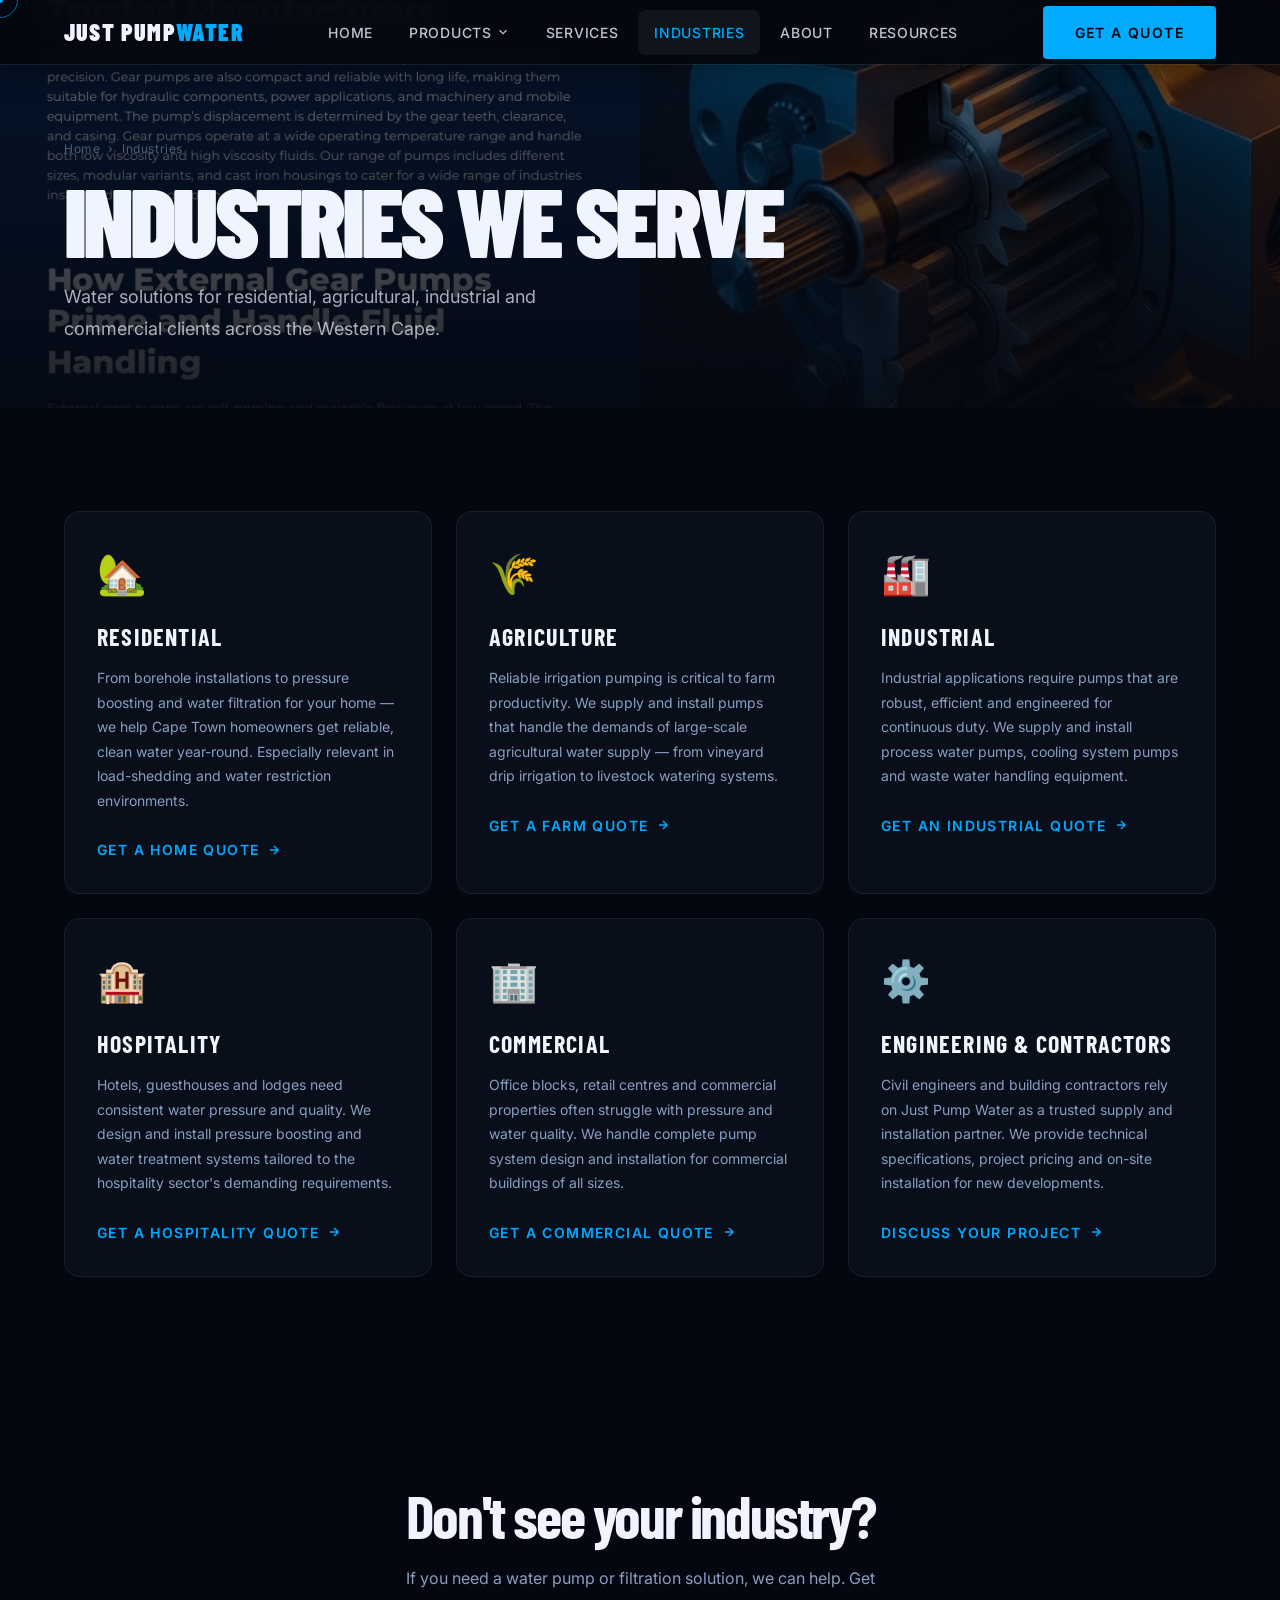
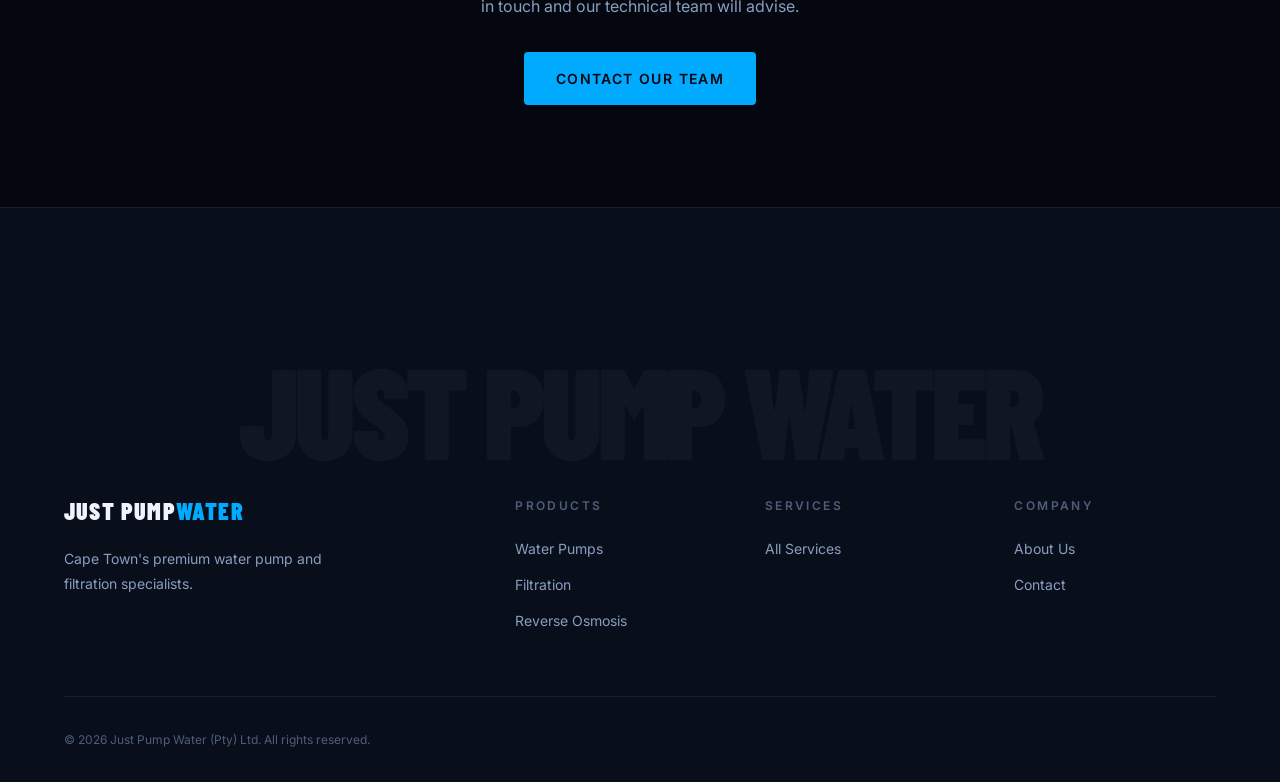
<file: pages/industries.html>
<!DOCTYPE html>
<html lang="en-ZA">
<head>
  <meta charset="UTF-8" />
  <meta name="viewport" content="width=device-width, initial-scale=1.0" />
  <title>Industries | Just Pump Water — Residential, Agriculture, Industrial & More</title>
  <meta name="description" content="Just Pump Water serves residential, agricultural, industrial, hospitality, commercial and engineering clients across the Western Cape." />
  <link rel="canonical" href="https://justpumpwater.co.za/pages/industries" />
  <link rel="stylesheet" href="../styles/base.css" />
  <link rel="stylesheet" href="../styles/components/navigation.css" />
  <link rel="stylesheet" href="../styles/pages/products.css" />
</head>
<body>

<div class="cursor-dot" aria-hidden="true"></div>
<div class="cursor-ring" aria-hidden="true"></div>

<header class="site-header is-scrolled" data-header data-nav>
  <div class="container">
    <div class="header-main">
      <a href="../index.html" class="site-logo"><div class="logo-text">JUST PUMP<span>WATER</span></div></a>
      <nav aria-label="Primary navigation">
        <ul class="primary-nav" data-nav-menu role="list">
          <li class="nav-item"><a href="../index.html" class="nav-link">Home</a></li>
          <li class="nav-item" data-dropdown><a href="products.html" class="nav-link" data-dropdown-trigger>Products <svg viewBox="0 0 24 24" fill="none" stroke="currentColor" stroke-width="2"><polyline points="6 9 12 15 18 9"/></svg></a>
            <div class="dropdown-panel is-wide" data-dropdown-panel>
              <a href="pumps.html" class="dropdown-item"><span class="dropdown-item-text"><span class="dropdown-item-label">Water Pumps</span></span></a>
              <a href="filtration.html" class="dropdown-item"><span class="dropdown-item-text"><span class="dropdown-item-label">Water Filtration</span></span></a>
              <a href="reverse-osmosis.html" class="dropdown-item"><span class="dropdown-item-text"><span class="dropdown-item-label">Reverse Osmosis</span></span></a>
            </div>
          </li>
          <li class="nav-item"><a href="services.html" class="nav-link">Services</a></li>
          <li class="nav-item"><a href="industries.html" class="nav-link is-active">Industries</a></li>
          <li class="nav-item"><a href="about.html" class="nav-link">About</a></li>
          <li class="nav-item"><a href="resources.html" class="nav-link">Resources</a></li>
        </ul>
      </nav>
      <div class="header-cta">
        <a href="contact.html" class="btn btn--primary">Get a Quote</a>
        <button class="nav-toggle" data-nav-toggle aria-expanded="false" aria-label="Open menu"><span></span><span></span><span></span></button>
      </div>
    </div>
  </div>
</header>

<div class="mobile-menu-overlay" data-nav-overlay></div>
<nav class="mobile-menu" aria-label="Mobile navigation">
  <div class="mobile-menu-inner">
    <div data-nav-item class="mobile-nav-item"><a href="../index.html" class="mobile-nav-link">Home</a></div>
    <div data-nav-item class="mobile-nav-item"><a href="products.html" class="mobile-nav-link">Products</a></div>
    <div data-nav-item class="mobile-nav-item"><a href="services.html" class="mobile-nav-link">Services</a></div>
    <div data-nav-item class="mobile-nav-item"><a href="industries.html" class="mobile-nav-link">Industries</a></div>
    <div data-nav-item class="mobile-nav-item"><a href="contact.html" class="mobile-nav-link">Contact</a></div>
    <div data-nav-item class="mobile-nav-item" style="margin-top:var(--space-8)"><a href="contact.html" class="btn btn--primary" style="width:100%;justify-content:center">Get a Quote</a></div>
  </div>
</nav>

<section class="page-hero">
  <div class="page-hero-bg">
    <img src="../website-images/Gear_Pumps_Cape_Town.jpeg" alt="" aria-hidden="true" />
    <div class="page-hero-overlay"></div>
  </div>
  <div class="container page-hero-content">
    <nav class="breadcrumb"><a href="../index.html">Home</a><span>›</span><span>Industries</span></nav>
    <h1 data-animate="fade-up">Industries We Serve</h1>
    <p data-animate="fade-up" data-delay="100">Water solutions for residential, agricultural, industrial and commercial clients across the Western Cape.</p>
  </div>
</section>

<section class="section">
  <div class="container">
    <div class="industries-detail-grid" data-stagger="fade-up" data-stagger-delay="80">

      <div class="industry-detail-card">
        <div class="industry-detail-icon">🏡</div>
        <h3>Residential</h3>
        <p>From borehole installations to pressure boosting and water filtration for your home — we help Cape Town homeowners get reliable, clean water year-round. Especially relevant in load-shedding and water restriction environments.</p>
        <a href="contact.html?industry=residential" class="btn-arrow">Get a Home Quote <svg width="14" height="14" viewBox="0 0 24 24" fill="none" stroke="currentColor" stroke-width="2.5"><path d="M5 12h14M12 5l7 7-7 7"/></svg></a>
      </div>

      <div class="industry-detail-card">
        <div class="industry-detail-icon">🌾</div>
        <h3>Agriculture</h3>
        <p>Reliable irrigation pumping is critical to farm productivity. We supply and install pumps that handle the demands of large-scale agricultural water supply — from vineyard drip irrigation to livestock watering systems.</p>
        <a href="contact.html?industry=agriculture" class="btn-arrow">Get a Farm Quote <svg width="14" height="14" viewBox="0 0 24 24" fill="none" stroke="currentColor" stroke-width="2.5"><path d="M5 12h14M12 5l7 7-7 7"/></svg></a>
      </div>

      <div class="industry-detail-card">
        <div class="industry-detail-icon">🏭</div>
        <h3>Industrial</h3>
        <p>Industrial applications require pumps that are robust, efficient and engineered for continuous duty. We supply and install process water pumps, cooling system pumps and waste water handling equipment.</p>
        <a href="contact.html?industry=industrial" class="btn-arrow">Get an Industrial Quote <svg width="14" height="14" viewBox="0 0 24 24" fill="none" stroke="currentColor" stroke-width="2.5"><path d="M5 12h14M12 5l7 7-7 7"/></svg></a>
      </div>

      <div class="industry-detail-card">
        <div class="industry-detail-icon">🏨</div>
        <h3>Hospitality</h3>
        <p>Hotels, guesthouses and lodges need consistent water pressure and quality. We design and install pressure boosting and water treatment systems tailored to the hospitality sector's demanding requirements.</p>
        <a href="contact.html?industry=hospitality" class="btn-arrow">Get a Hospitality Quote <svg width="14" height="14" viewBox="0 0 24 24" fill="none" stroke="currentColor" stroke-width="2.5"><path d="M5 12h14M12 5l7 7-7 7"/></svg></a>
      </div>

      <div class="industry-detail-card">
        <div class="industry-detail-icon">🏢</div>
        <h3>Commercial</h3>
        <p>Office blocks, retail centres and commercial properties often struggle with pressure and water quality. We handle complete pump system design and installation for commercial buildings of all sizes.</p>
        <a href="contact.html?industry=commercial" class="btn-arrow">Get a Commercial Quote <svg width="14" height="14" viewBox="0 0 24 24" fill="none" stroke="currentColor" stroke-width="2.5"><path d="M5 12h14M12 5l7 7-7 7"/></svg></a>
      </div>

      <div class="industry-detail-card">
        <div class="industry-detail-icon">⚙️</div>
        <h3>Engineering & Contractors</h3>
        <p>Civil engineers and building contractors rely on Just Pump Water as a trusted supply and installation partner. We provide technical specifications, project pricing and on-site installation for new developments.</p>
        <a href="contact.html?industry=engineering" class="btn-arrow">Discuss Your Project <svg width="14" height="14" viewBox="0 0 24 24" fill="none" stroke="currentColor" stroke-width="2.5"><path d="M5 12h14M12 5l7 7-7 7"/></svg></a>
      </div>

    </div>
  </div>
</section>

<section class="section section--dark" style="text-align:center">
  <div class="container" style="max-width:600px">
    <h2 data-animate="fade-up">Don't see your industry?</h2>
    <p data-animate="fade-up" data-delay="100" style="color:var(--color-text-secondary);margin:var(--space-4) 0 var(--space-8)">If you need a water pump or filtration solution, we can help. Get in touch and our technical team will advise.</p>
    <a href="contact.html" class="btn btn--primary btn--lg">Contact Our Team</a>
  </div>
</section>

<footer class="site-footer">
  <div class="footer-statement" aria-hidden="true"><div class="footer-statement-text">JUST PUMP WATER</div></div>
  <div class="container">
    <div class="footer-grid">
      <div class="footer-brand-col"><div class="logo-text" style="margin-bottom:var(--space-6)">JUST PUMP<span>WATER</span></div><p class="footer-tagline">Cape Town's premium water pump and filtration specialists.</p></div>
      <div><h3 class="footer-col-title">Products</h3><ul class="footer-links"><li><a href="pumps.html">Water Pumps</a></li><li><a href="filtration.html">Filtration</a></li><li><a href="reverse-osmosis.html">Reverse Osmosis</a></li></ul></div>
      <div><h3 class="footer-col-title">Services</h3><ul class="footer-links"><li><a href="services.html">All Services</a></li></ul></div>
      <div><h3 class="footer-col-title">Company</h3><ul class="footer-links"><li><a href="about.html">About Us</a></li><li><a href="contact.html">Contact</a></li></ul></div>
    </div>
    <div class="footer-bottom"><p class="footer-copy">© 2026 Just Pump Water (Pty) Ltd. All rights reserved.</p></div>
  </div>
</footer>

<style>
.industries-detail-grid { display:grid; grid-template-columns:repeat(3,1fr); gap:var(--space-6); }
.industry-detail-card { background:var(--color-surface); border:1px solid var(--color-border); border-radius:var(--radius-xl); padding:var(--space-8); transition:var(--transition-base); }
.industry-detail-card:hover { border-color:rgba(0,170,255,0.3); transform:translateY(-4px); }
.industry-detail-icon { font-size:2.5rem; display:block; margin-bottom:var(--space-5); }
.industry-detail-card h3 { font-family:var(--font-display); font-size:var(--text-2xl); font-weight:var(--weight-bold); text-transform:uppercase; letter-spacing:var(--tracking-wide); color:var(--color-text); margin-bottom:var(--space-4); }
.industry-detail-card p { font-size:var(--text-sm); color:var(--color-text-secondary); line-height:var(--leading-relaxed); margin-bottom:var(--space-6); }
@media (max-width:1024px) { .industries-detail-grid { grid-template-columns:repeat(2,1fr); } }
@media (max-width:640px) { .industries-detail-grid { grid-template-columns:1fr; } }
</style>

<script src="../scripts/scroll-animations.js" type="module"></script>
<script src="../scripts/navigation.js" type="module"></script>
<script src="../scripts/main.js" type="module"></script>
</body>
</html>
</file>
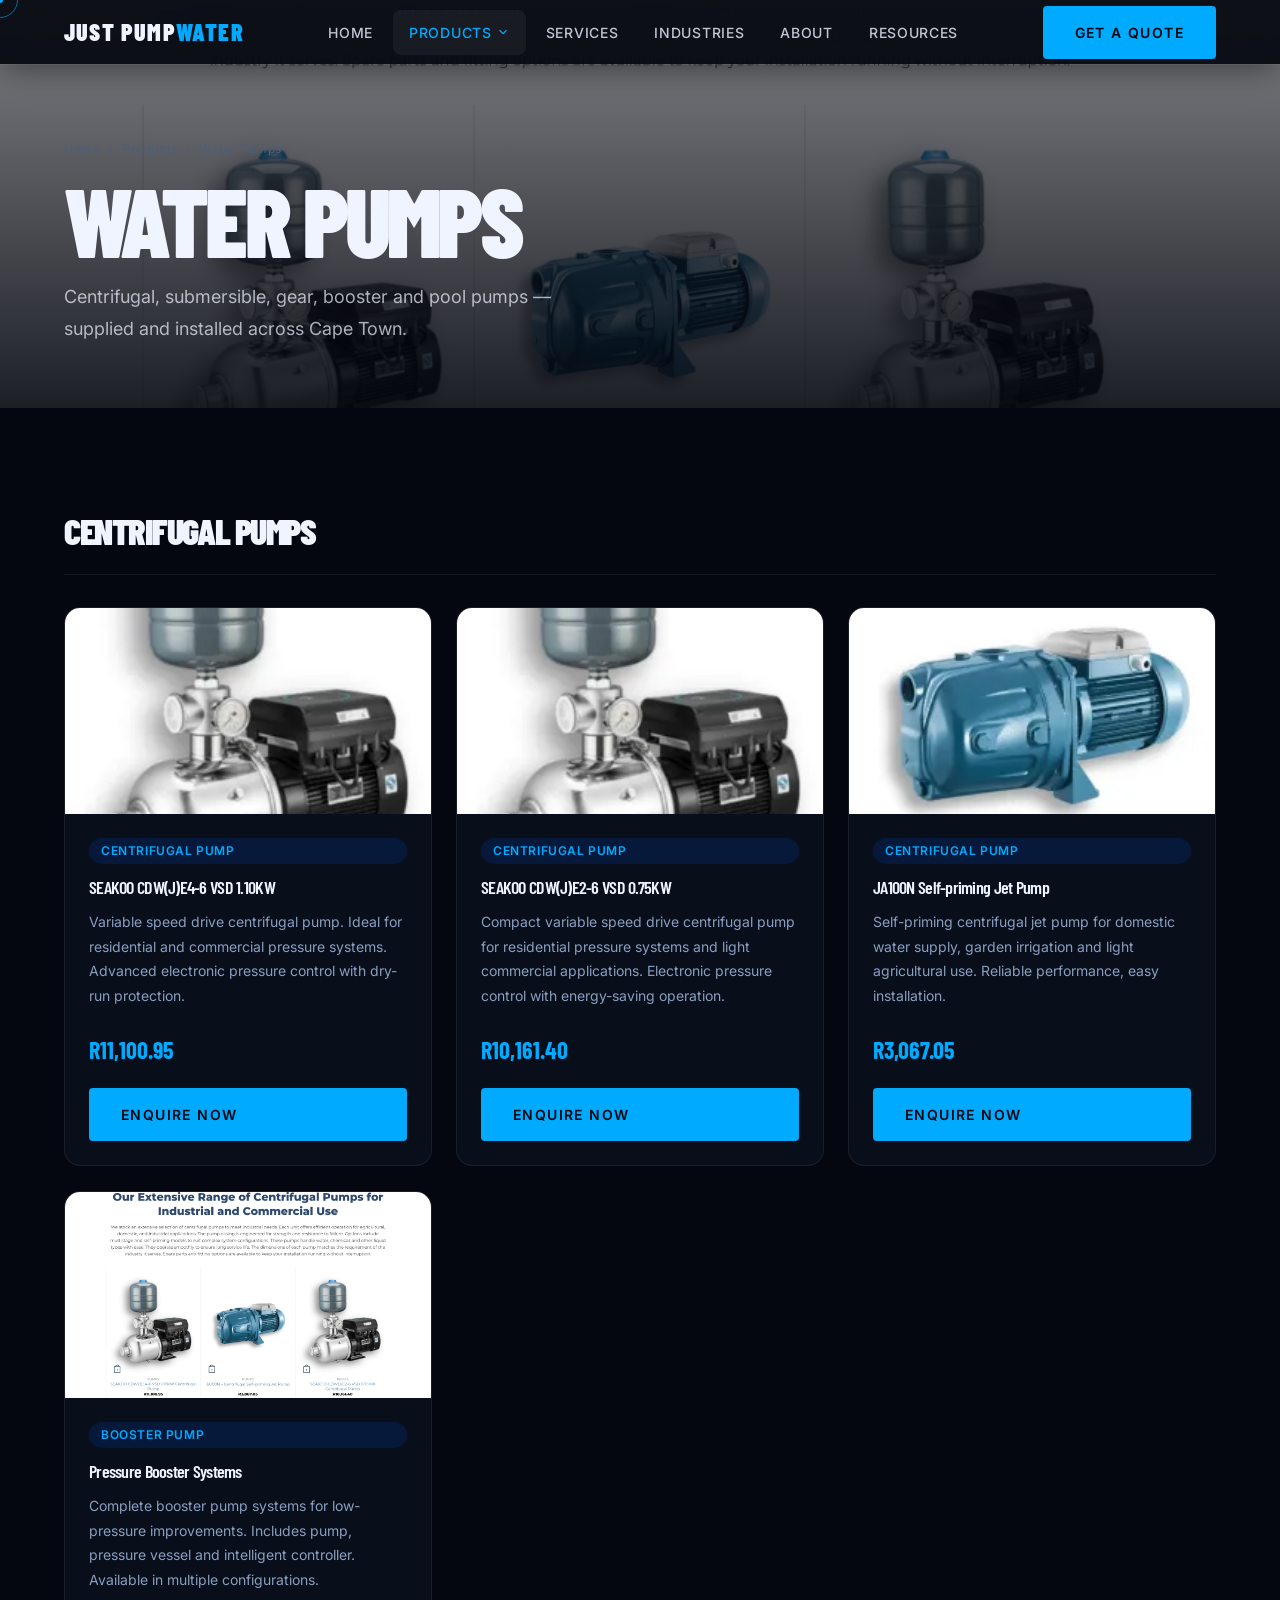
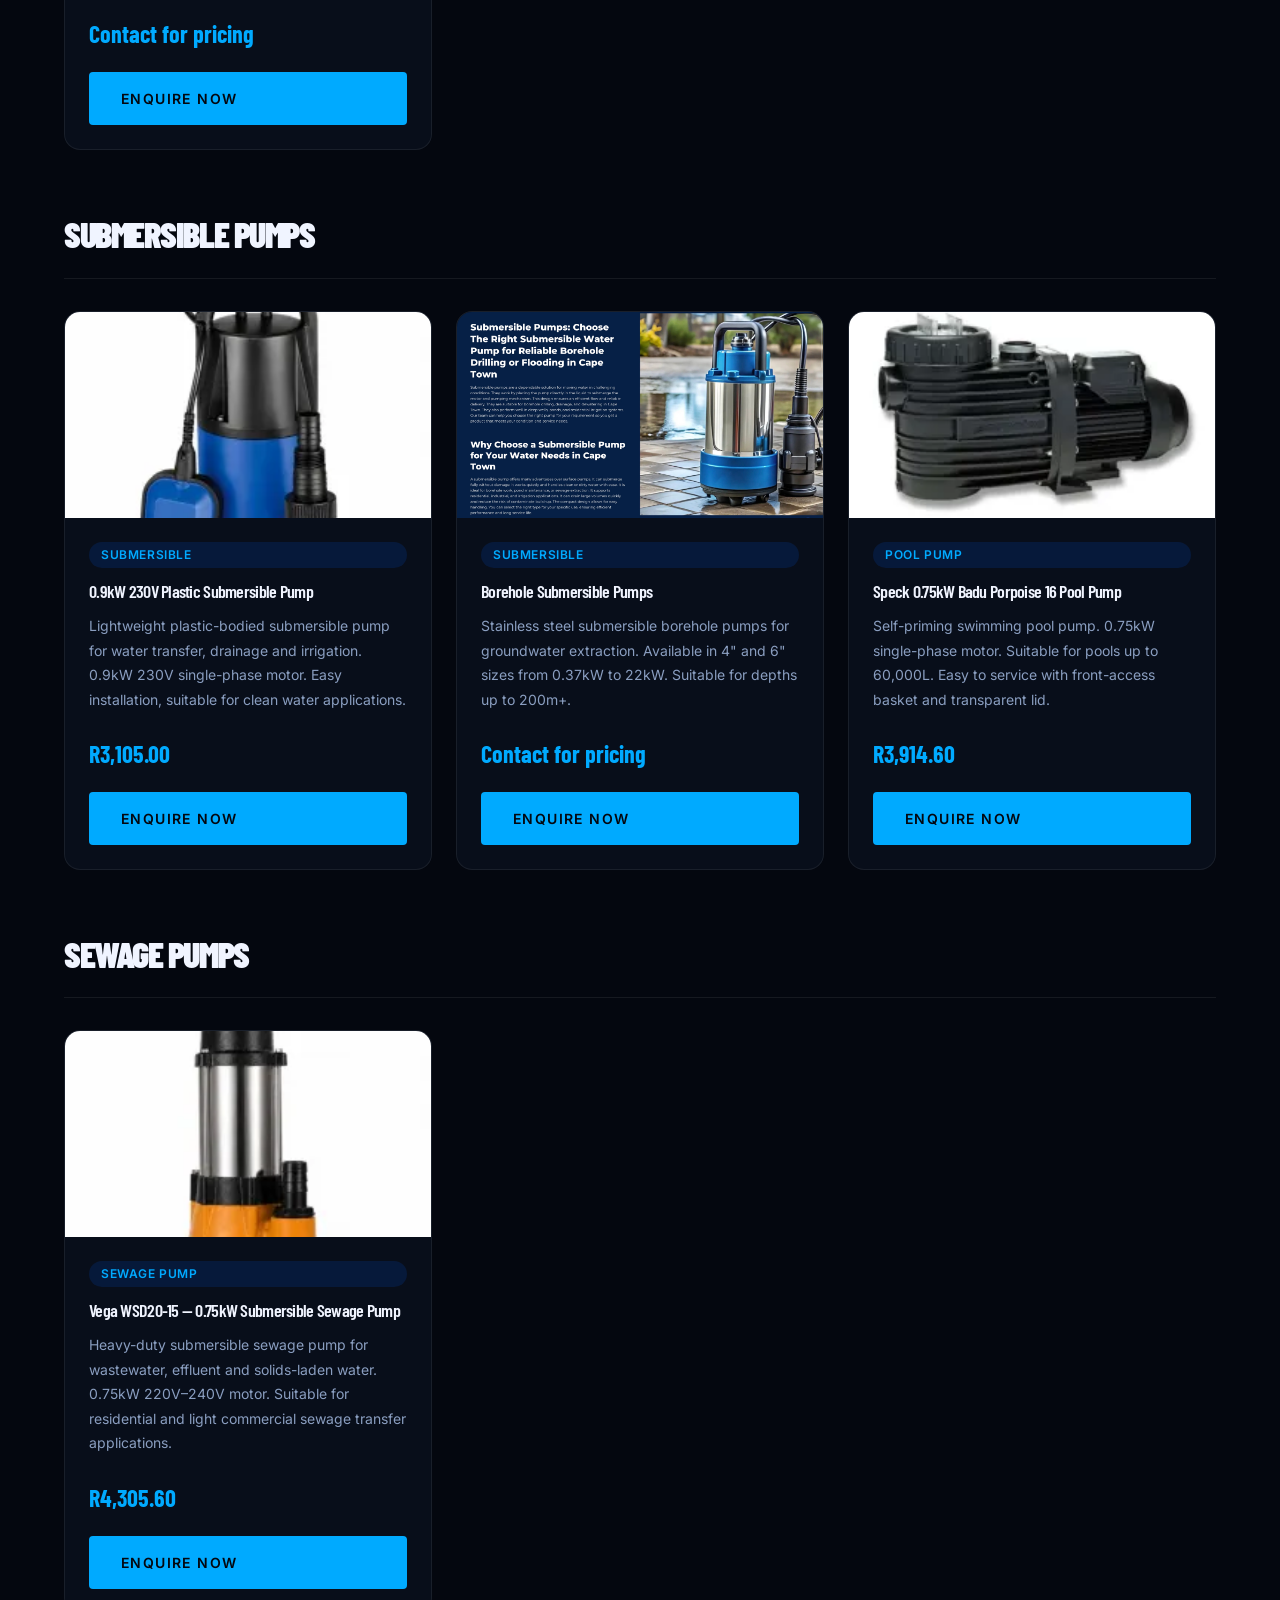
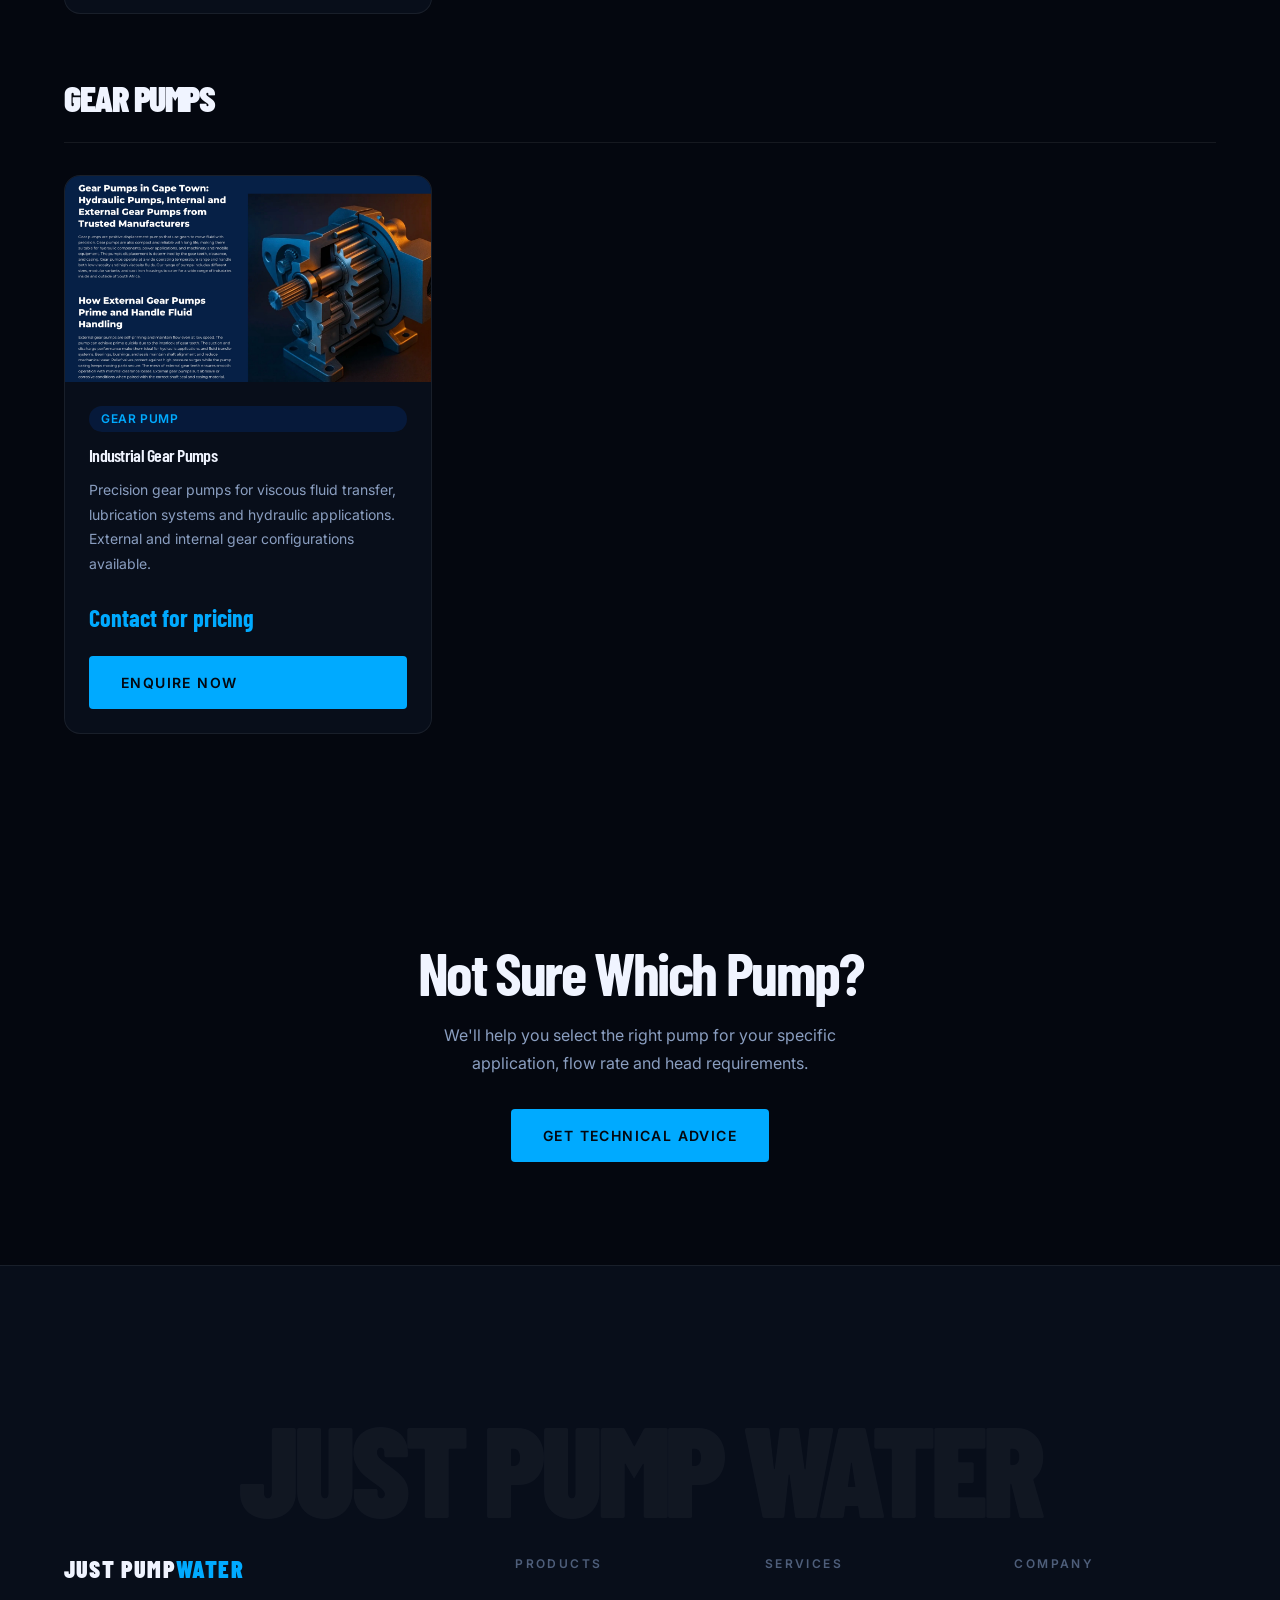
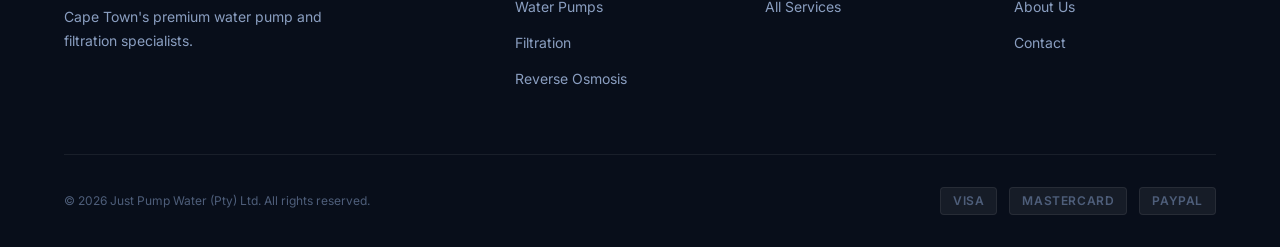
<file: pages/pumps.html>
<!DOCTYPE html>
<html lang="en-ZA">
<head>
  <meta charset="UTF-8" />
  <meta name="viewport" content="width=device-width, initial-scale=1.0" />
  <title>Water Pumps Cape Town | Just Pump Water — Centrifugal, Submersible & Gear Pumps</title>
  <meta name="description" content="Premium water pumps in Cape Town — centrifugal, submersible, gear, booster and pool pumps. Supply and installation by Just Pump Water. 20+ years experience." />
  <link rel="canonical" href="https://justpumpwater.co.za/pages/pumps" />
  <link rel="stylesheet" href="../styles/base.css" />
  <link rel="stylesheet" href="../styles/components/navigation.css" />
  <link rel="stylesheet" href="../styles/pages/products.css" />
</head>
<body>

<div class="cursor-dot" aria-hidden="true"></div>
<div class="cursor-ring" aria-hidden="true"></div>

<header class="site-header is-scrolled" data-header data-nav>
  <div class="container">
    <div class="header-main">
      <a href="../index.html" class="site-logo"><div class="logo-text">JUST PUMP<span>WATER</span></div></a>
      <nav aria-label="Primary navigation">
        <ul class="primary-nav" data-nav-menu role="list">
          <li class="nav-item"><a href="../index.html" class="nav-link">Home</a></li>
          <li class="nav-item" data-dropdown><a href="products.html" class="nav-link is-active" data-dropdown-trigger>Products <svg viewBox="0 0 24 24" fill="none" stroke="currentColor" stroke-width="2"><polyline points="6 9 12 15 18 9"/></svg></a>
            <div class="dropdown-panel is-wide" data-dropdown-panel>
              <a href="pumps.html" class="dropdown-item"><span class="dropdown-item-text"><span class="dropdown-item-label">Water Pumps</span></span></a>
              <a href="filtration.html" class="dropdown-item"><span class="dropdown-item-text"><span class="dropdown-item-label">Water Filtration</span></span></a>
              <a href="reverse-osmosis.html" class="dropdown-item"><span class="dropdown-item-text"><span class="dropdown-item-label">Reverse Osmosis</span></span></a>
              <a href="products.html" class="dropdown-item"><span class="dropdown-item-text"><span class="dropdown-item-label">Full Catalogue</span></span></a>
            </div>
          </li>
          <li class="nav-item"><a href="services.html" class="nav-link">Services</a></li>
          <li class="nav-item"><a href="industries.html" class="nav-link">Industries</a></li>
          <li class="nav-item"><a href="about.html" class="nav-link">About</a></li>
          <li class="nav-item"><a href="resources.html" class="nav-link">Resources</a></li>
        </ul>
      </nav>
      <div class="header-cta">
        <a href="contact.html" class="btn btn--primary">Get a Quote</a>
        <button class="nav-toggle" data-nav-toggle aria-expanded="false" aria-label="Open menu"><span></span><span></span><span></span></button>
      </div>
    </div>
  </div>
</header>

<div class="mobile-menu-overlay" data-nav-overlay></div>
<nav class="mobile-menu" aria-label="Mobile navigation">
  <div class="mobile-menu-inner">
    <div data-nav-item class="mobile-nav-item"><a href="../index.html" class="mobile-nav-link">Home</a></div>
    <div data-nav-item class="mobile-nav-item"><a href="products.html" class="mobile-nav-link">Products</a></div>
    <div data-nav-item class="mobile-nav-item"><a href="pumps.html" class="mobile-nav-link">Water Pumps</a></div>
    <div data-nav-item class="mobile-nav-item"><a href="services.html" class="mobile-nav-link">Services</a></div>
    <div data-nav-item class="mobile-nav-item"><a href="contact.html" class="mobile-nav-link">Contact</a></div>
    <div data-nav-item class="mobile-nav-item" style="margin-top:var(--space-8)"><a href="contact.html" class="btn btn--primary" style="width:100%;justify-content:center">Get a Quote</a></div>
  </div>
</nav>

<section class="page-hero">
  <div class="page-hero-bg">
    <img src="../website-images/Centrifugal_Pumps_Range.jpeg" alt="" aria-hidden="true" />
    <div class="page-hero-overlay"></div>
  </div>
  <div class="container page-hero-content">
    <nav class="breadcrumb"><a href="../index.html">Home</a><span>›</span><a href="products.html">Products</a><span>›</span><span>Water Pumps</span></nav>
    <h1 data-animate="fade-up">Water Pumps</h1>
    <p data-animate="fade-up" data-delay="100">Centrifugal, submersible, gear, booster and pool pumps — supplied and installed across Cape Town.</p>
  </div>
</section>

<!-- Pump Categories -->
<section class="section">
  <div class="container">

    <div class="pump-category" id="centrifugal">
      <div class="catalogue-section-header">
        <h2>Centrifugal Pumps</h2>
      </div>
      <div class="products-grid-full" data-stagger="fade-up" data-stagger-delay="60">
        <div class="product-full-card">
          <div class="product-full-media"><img src="../website-images/SEAKOO_CDW(J)E4-6_VSD_1.10KW.webp" alt="SEAKOO CDW(J)E4-6 VSD 1.10KW Centrifugal Pump" loading="lazy" /></div>
          <div class="product-full-body">
            <span class="product-full-badge">Centrifugal Pump</span>
            <h3>SEAKOO CDW(J)E4-6 VSD 1.10KW</h3>
            <p>Variable speed drive centrifugal pump. Ideal for residential and commercial pressure systems. Advanced electronic pressure control with dry-run protection.</p>
            <div class="product-full-price">R11,100.95</div>
            <a href="contact.html?product=seakoo-cdw-1.10kw" class="btn btn--primary">Enquire Now</a>
          </div>
        </div>
        <div class="product-full-card">
          <div class="product-full-media"><img src="../website-images/SEAKOO_CDW(J)E2-6_VSD_0.75KW.webp" alt="SEAKOO CDW(J)E2-6 VSD 0.75KW Centrifugal Pump" loading="lazy" /></div>
          <div class="product-full-body">
            <span class="product-full-badge">Centrifugal Pump</span>
            <h3>SEAKOO CDW(J)E2-6 VSD 0.75KW</h3>
            <p>Compact variable speed drive centrifugal pump for residential pressure systems and light commercial applications. Electronic pressure control with energy-saving operation.</p>
            <div class="product-full-price">R10,161.40</div>
            <a href="contact.html?product=seakoo-cdw-0.75kw" class="btn btn--primary">Enquire Now</a>
          </div>
        </div>
        <div class="product-full-card">
          <div class="product-full-media"><img src="../website-images/JA100N_Centrifugal_Self-priming_Jet_Pump.webp" alt="JA100N Self-priming Jet Pump" loading="lazy" /></div>
          <div class="product-full-body">
            <span class="product-full-badge">Centrifugal Pump</span>
            <h3>JA100N Self-priming Jet Pump</h3>
            <p>Self-priming centrifugal jet pump for domestic water supply, garden irrigation and light agricultural use. Reliable performance, easy installation.</p>
            <div class="product-full-price">R3,067.05</div>
            <a href="contact.html?product=ja100n" class="btn btn--primary">Enquire Now</a>
          </div>
        </div>
        <div class="product-full-card">
          <div class="product-full-media"><img src="../website-images/Centrifugal_Pumps_Range.jpeg" alt="Pressure Booster System" loading="lazy" /></div>
          <div class="product-full-body">
            <span class="product-full-badge">Booster Pump</span>
            <h3>Pressure Booster Systems</h3>
            <p>Complete booster pump systems for low-pressure improvements. Includes pump, pressure vessel and intelligent controller. Available in multiple configurations.</p>
            <div class="product-full-price">Contact for pricing</div>
            <a href="contact.html?product=booster" class="btn btn--primary">Enquire Now</a>
          </div>
        </div>
      </div>
    </div>

    <div class="pump-category" id="submersible" style="margin-top:var(--space-16)">
      <div class="catalogue-section-header">
        <h2>Submersible Pumps</h2>
      </div>
      <div class="products-grid-full" data-stagger="fade-up" data-stagger-delay="60">
        <div class="product-full-card">
          <div class="product-full-media"><img src="../website-images/Plastic_Submersible_Pump.webp" alt="0.9kW Plastic Submersible Pump Cape Town" loading="lazy" /></div>
          <div class="product-full-body">
            <span class="product-full-badge">Submersible</span>
            <h3>0.9kW 230V Plastic Submersible Pump</h3>
            <p>Lightweight plastic-bodied submersible pump for water transfer, drainage and irrigation. 0.9kW 230V single-phase motor. Easy installation, suitable for clean water applications.</p>
            <div class="product-full-price">R3,105.00</div>
            <a href="contact.html?product=plastic-submersible" class="btn btn--primary">Enquire Now</a>
          </div>
        </div>
        <div class="product-full-card">
          <div class="product-full-media"><img src="../website-images/Submersible_Pumps_Cape_Town.jpeg" alt="Submersible Borehole Pump Cape Town" loading="lazy" /></div>
          <div class="product-full-body">
            <span class="product-full-badge">Submersible</span>
            <h3>Borehole Submersible Pumps</h3>
            <p>Stainless steel submersible borehole pumps for groundwater extraction. Available in 4" and 6" sizes from 0.37kW to 22kW. Suitable for depths up to 200m+.</p>
            <div class="product-full-price">Contact for pricing</div>
            <a href="contact.html?product=submersible-borehole" class="btn btn--primary">Enquire Now</a>
          </div>
        </div>
        <div class="product-full-card">
          <div class="product-full-media"><img src="../website-images/Speck_0.75kW_Badu_Porpoise_16_Swimming%20_Pool_Pump.webp" alt="Speck Badu Porpoise 16 Swimming Pool Pump Cape Town" loading="lazy" /></div>
          <div class="product-full-body">
            <span class="product-full-badge">Pool Pump</span>
            <h3>Speck 0.75kW Badu Porpoise 16 Pool Pump</h3>
            <p>Self-priming swimming pool pump. 0.75kW single-phase motor. Suitable for pools up to 60,000L. Easy to service with front-access basket and transparent lid.</p>
            <div class="product-full-price">R3,914.60</div>
            <a href="contact.html?product=speck-badu-porpoise" class="btn btn--primary">Enquire Now</a>
          </div>
        </div>
      </div>
    </div>

    <div class="pump-category" id="sewage" style="margin-top:var(--space-16)">
      <div class="catalogue-section-header">
        <h2>Sewage Pumps</h2>
      </div>
      <div class="products-grid-full" data-stagger="fade-up" data-stagger-delay="60">
        <div class="product-full-card">
          <div class="product-full-media"><img src="../website-images/Vega_WSD20-15_0.75kW_Sewage_Pump.webp" alt="Vega WSD20-15 Submersible Sewage Pump Cape Town" loading="lazy" /></div>
          <div class="product-full-body">
            <span class="product-full-badge">Sewage Pump</span>
            <h3>Vega WSD20-15 — 0.75kW Submersible Sewage Pump</h3>
            <p>Heavy-duty submersible sewage pump for wastewater, effluent and solids-laden water. 0.75kW 220V–240V motor. Suitable for residential and light commercial sewage transfer applications.</p>
            <div class="product-full-price">R4,305.60</div>
            <a href="contact.html?product=vega-sewage-pump" class="btn btn--primary">Enquire Now</a>
          </div>
        </div>
      </div>
    </div>

    <div class="pump-category" id="gear" style="margin-top:var(--space-16)">
      <div class="catalogue-section-header">
        <h2>Gear Pumps</h2>
      </div>
      <div class="products-grid-full" data-stagger="fade-up" data-stagger-delay="60">
        <div class="product-full-card">
          <div class="product-full-media"><img src="../website-images/Gear_Pumps_Cape_Town.jpeg" alt="Industrial Gear Pump Cape Town" loading="lazy" /></div>
          <div class="product-full-body">
            <span class="product-full-badge">Gear Pump</span>
            <h3>Industrial Gear Pumps</h3>
            <p>Precision gear pumps for viscous fluid transfer, lubrication systems and hydraulic applications. External and internal gear configurations available.</p>
            <div class="product-full-price">Contact for pricing</div>
            <a href="contact.html?product=gear-pump" class="btn btn--primary">Enquire Now</a>
          </div>
        </div>
      </div>
    </div>

  </div>
</section>

<section class="section section--dark" style="text-align:center">
  <div class="container" style="max-width:600px">
    <h2 data-animate="fade-up">Not Sure Which Pump?</h2>
    <p data-animate="fade-up" data-delay="100" style="color:var(--color-text-secondary);margin:var(--space-4) 0 var(--space-8)">We'll help you select the right pump for your specific application, flow rate and head requirements.</p>
    <a href="contact.html" class="btn btn--primary btn--lg">Get Technical Advice</a>
  </div>
</section>

<footer class="site-footer">
  <div class="footer-statement" aria-hidden="true"><div class="footer-statement-text">JUST PUMP WATER</div></div>
  <div class="container">
    <div class="footer-grid">
      <div class="footer-brand-col"><div class="logo-text" style="margin-bottom:var(--space-6)">JUST PUMP<span>WATER</span></div><p class="footer-tagline">Cape Town's premium water pump and filtration specialists.</p></div>
      <div><h3 class="footer-col-title">Products</h3><ul class="footer-links"><li><a href="pumps.html">Water Pumps</a></li><li><a href="filtration.html">Filtration</a></li><li><a href="reverse-osmosis.html">Reverse Osmosis</a></li></ul></div>
      <div><h3 class="footer-col-title">Services</h3><ul class="footer-links"><li><a href="services.html">All Services</a></li></ul></div>
      <div><h3 class="footer-col-title">Company</h3><ul class="footer-links"><li><a href="about.html">About Us</a></li><li><a href="contact.html">Contact</a></li></ul></div>
    </div>
    <div class="footer-bottom"><p class="footer-copy">© 2026 Just Pump Water (Pty) Ltd. All rights reserved.</p><div class="footer-payment"><span class="payment-badge">VISA</span><span class="payment-badge">MASTERCARD</span><span class="payment-badge">PAYPAL</span></div></div>
  </div>
</footer>

<script src="../scripts/scroll-animations.js" type="module"></script>
<script src="../scripts/navigation.js" type="module"></script>
<script src="../scripts/main.js" type="module"></script>
</body>
</html>
</file>
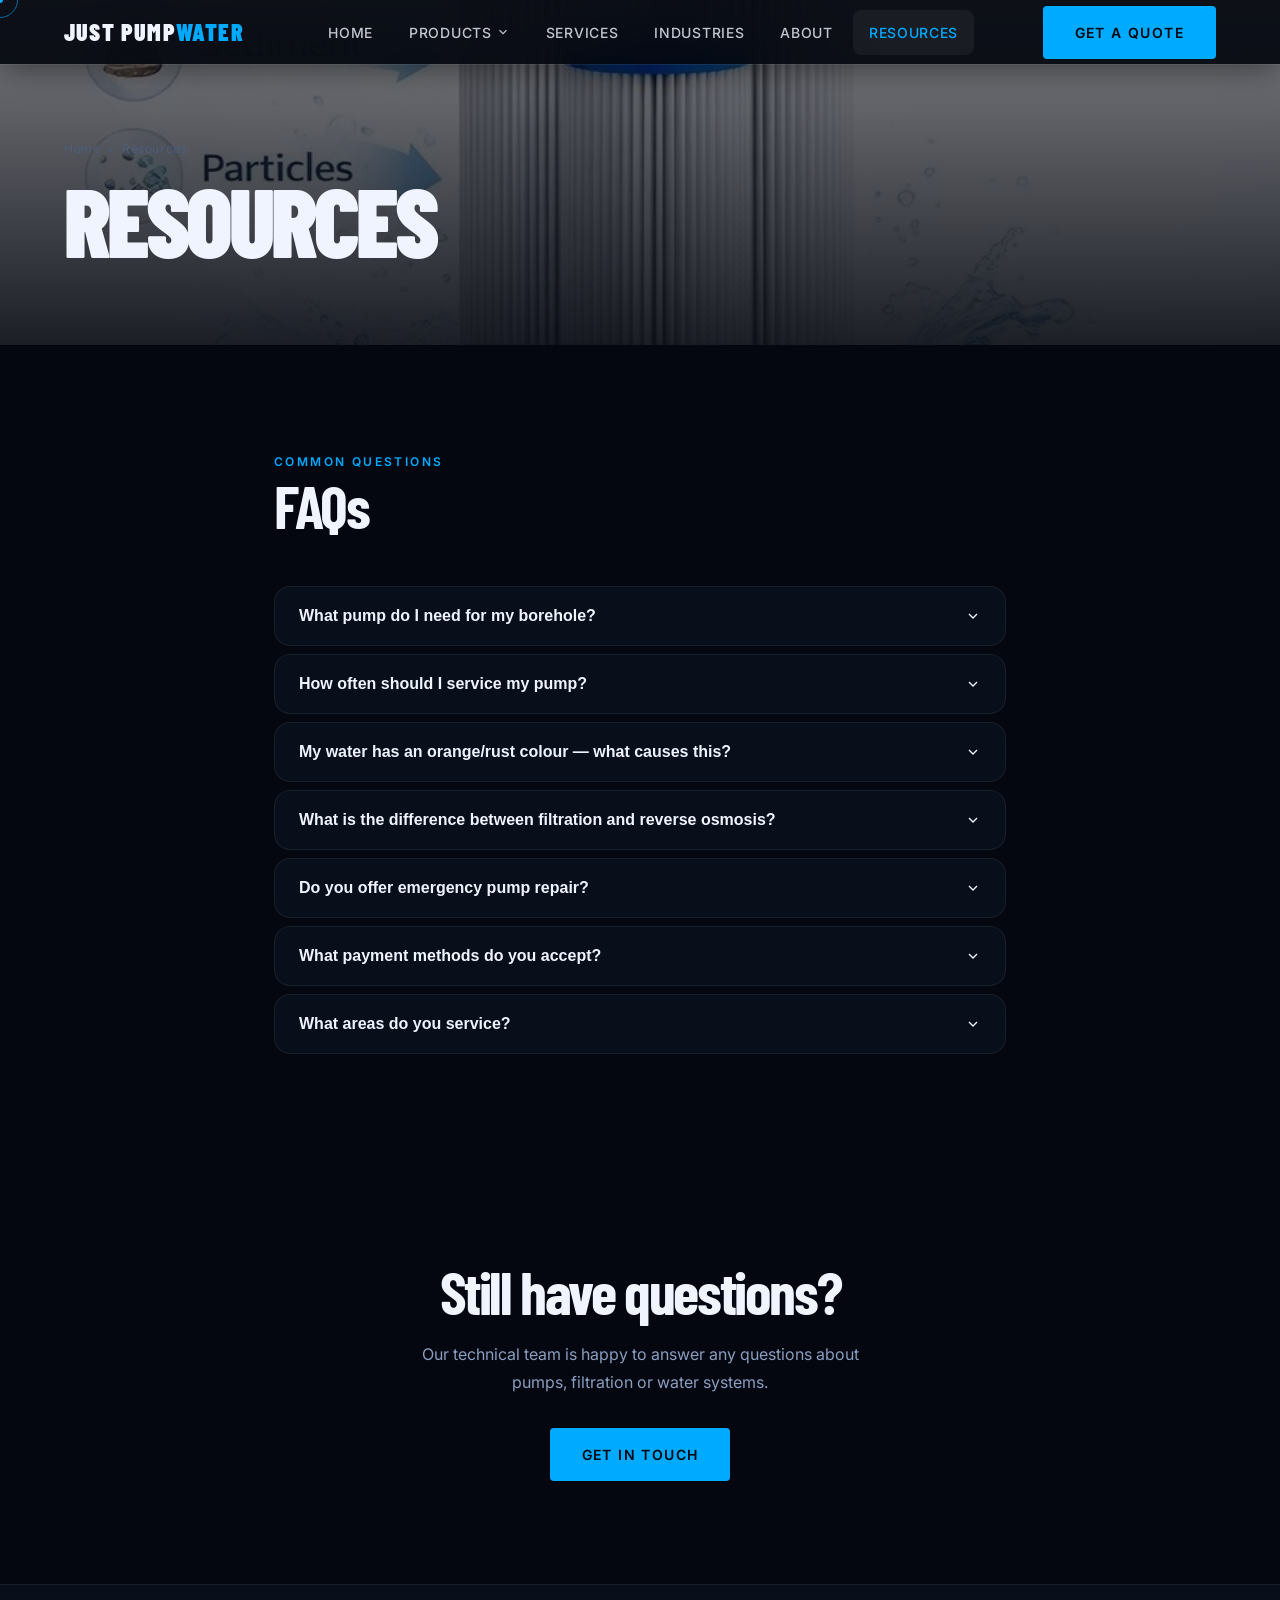
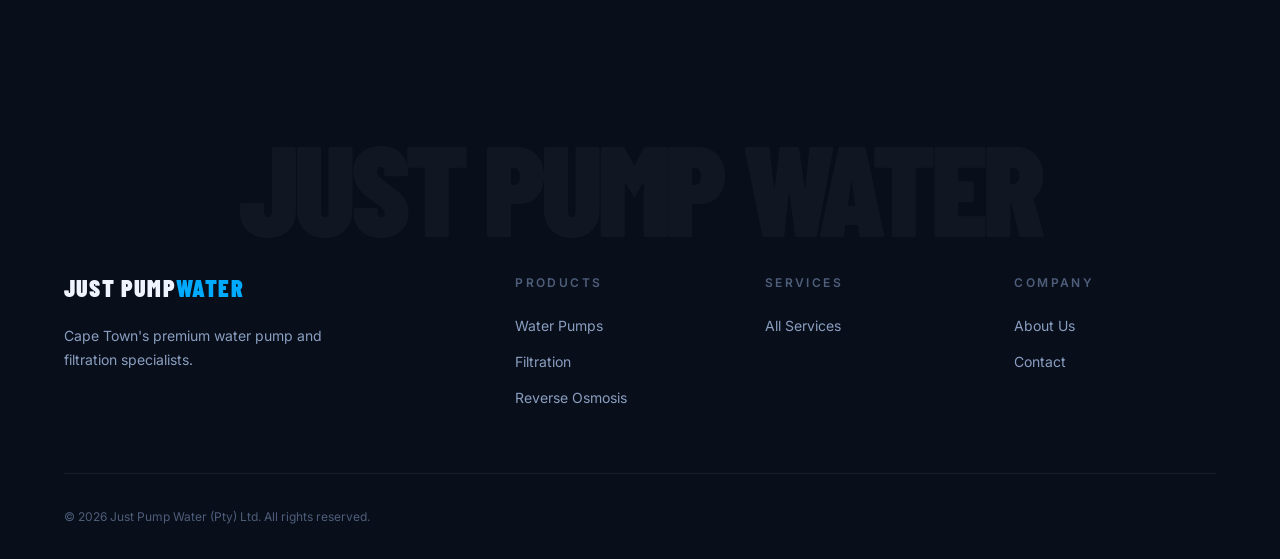
<file: pages/resources.html>
<!DOCTYPE html>
<html lang="en-ZA">
<head>
  <meta charset="UTF-8" />
  <meta name="viewport" content="width=device-width, initial-scale=1.0" />
  <title>Resources & FAQs | Just Pump Water Cape Town</title>
  <meta name="description" content="Water pump and filtration resources — FAQs, care guides, how-to articles and product information from Just Pump Water Cape Town." />
  <link rel="canonical" href="https://justpumpwater.co.za/pages/resources" />
  <link rel="stylesheet" href="../styles/base.css" />
  <link rel="stylesheet" href="../styles/components/navigation.css" />
  <link rel="stylesheet" href="../styles/pages/products.css" />
</head>
<body>

<div class="cursor-dot" aria-hidden="true"></div>
<div class="cursor-ring" aria-hidden="true"></div>

<header class="site-header is-scrolled" data-header data-nav>
  <div class="container">
    <div class="header-main">
      <a href="../index.html" class="site-logo"><div class="logo-text">JUST PUMP<span>WATER</span></div></a>
      <nav aria-label="Primary navigation">
        <ul class="primary-nav" data-nav-menu role="list">
          <li class="nav-item"><a href="../index.html" class="nav-link">Home</a></li>
          <li class="nav-item" data-dropdown><a href="products.html" class="nav-link" data-dropdown-trigger>Products <svg viewBox="0 0 24 24" fill="none" stroke="currentColor" stroke-width="2"><polyline points="6 9 12 15 18 9"/></svg></a>
            <div class="dropdown-panel is-wide" data-dropdown-panel>
              <a href="pumps.html" class="dropdown-item"><span class="dropdown-item-text"><span class="dropdown-item-label">Water Pumps</span></span></a>
              <a href="filtration.html" class="dropdown-item"><span class="dropdown-item-text"><span class="dropdown-item-label">Water Filtration</span></span></a>
              <a href="reverse-osmosis.html" class="dropdown-item"><span class="dropdown-item-text"><span class="dropdown-item-label">Reverse Osmosis</span></span></a>
            </div>
          </li>
          <li class="nav-item"><a href="services.html" class="nav-link">Services</a></li>
          <li class="nav-item"><a href="industries.html" class="nav-link">Industries</a></li>
          <li class="nav-item"><a href="about.html" class="nav-link">About</a></li>
          <li class="nav-item"><a href="resources.html" class="nav-link is-active">Resources</a></li>
        </ul>
      </nav>
      <div class="header-cta">
        <a href="contact.html" class="btn btn--primary">Get a Quote</a>
        <button class="nav-toggle" data-nav-toggle aria-expanded="false" aria-label="Open menu"><span></span><span></span><span></span></button>
      </div>
    </div>
  </div>
</header>

<div class="mobile-menu-overlay" data-nav-overlay></div>
<nav class="mobile-menu" aria-label="Mobile navigation">
  <div class="mobile-menu-inner">
    <div data-nav-item class="mobile-nav-item"><a href="../index.html" class="mobile-nav-link">Home</a></div>
    <div data-nav-item class="mobile-nav-item"><a href="products.html" class="mobile-nav-link">Products</a></div>
    <div data-nav-item class="mobile-nav-item"><a href="resources.html" class="mobile-nav-link">Resources</a></div>
    <div data-nav-item class="mobile-nav-item"><a href="contact.html" class="mobile-nav-link">Contact</a></div>
    <div data-nav-item class="mobile-nav-item" style="margin-top:var(--space-8)"><a href="contact.html" class="btn btn--primary" style="width:100%;justify-content:center">Get a Quote</a></div>
  </div>
</nav>

<section class="page-hero" style="min-height:280px">
  <div class="page-hero-bg">
    <img src="../website-images/Sediment_Water_Filters.webp" alt="" aria-hidden="true" />
    <div class="page-hero-overlay"></div>
  </div>
  <div class="container page-hero-content">
    <nav class="breadcrumb"><a href="../index.html">Home</a><span>›</span><span>Resources</span></nav>
    <h1 data-animate="fade-up">Resources</h1>
  </div>
</section>

<!-- FAQ -->
<section class="section" id="faq">
  <div class="container" style="max-width:860px">
    <div class="section-header" style="margin-bottom:var(--space-12)">
      <span class="label" data-animate="fade-up">Common Questions</span>
      <h2 data-animate="fade-up" data-delay="100">FAQs</h2>
    </div>

    <div class="faq-list" data-accordion>

      <div class="faq-item" data-accordion-item>
        <button class="faq-trigger" data-accordion-trigger>
          What pump do I need for my borehole?
          <svg width="16" height="16" viewBox="0 0 24 24" fill="none" stroke="currentColor" stroke-width="2"><polyline points="6 9 12 15 18 9"/></svg>
        </button>
        <div class="faq-body" data-accordion-body>
          <p>The right borehole pump depends on your borehole depth, casing diameter, required flow rate and total head. Our team will ask you these questions and recommend the correct submersible pump size and power rating. Contact us with your borehole specifications and we'll advise at no charge.</p>
        </div>
      </div>

      <div class="faq-item" data-accordion-item>
        <button class="faq-trigger" data-accordion-trigger>
          How often should I service my pump?
          <svg width="16" height="16" viewBox="0 0 24 24" fill="none" stroke="currentColor" stroke-width="2"><polyline points="6 9 12 15 18 9"/></svg>
        </button>
        <div class="faq-body" data-accordion-body>
          <p>Most pumps benefit from an annual service — checking seals, bearings, impeller condition and electrical connections. Pumps handling water with high sediment or mineral content may require more frequent attention. We offer scheduled maintenance programmes for commercial and industrial clients.</p>
        </div>
      </div>

      <div class="faq-item" data-accordion-item>
        <button class="faq-trigger" data-accordion-trigger>
          My water has an orange/rust colour — what causes this?
          <svg width="16" height="16" viewBox="0 0 24 24" fill="none" stroke="currentColor" stroke-width="2"><polyline points="6 9 12 15 18 9"/></svg>
        </button>
        <div class="faq-body" data-accordion-body>
          <p>Orange or rust-coloured water typically indicates dissolved iron in your borehole or municipal supply. This is very common in the Western Cape. An iron removal filter will resolve this completely. We supply and install iron removal systems sized to your flow rate and iron concentration.</p>
        </div>
      </div>

      <div class="faq-item" data-accordion-item>
        <button class="faq-trigger" data-accordion-trigger>
          What is the difference between filtration and reverse osmosis?
          <svg width="16" height="16" viewBox="0 0 24 24" fill="none" stroke="currentColor" stroke-width="2"><polyline points="6 9 12 15 18 9"/></svg>
        </button>
        <div class="faq-body" data-accordion-body>
          <p>Filtration removes physical particles and some chemicals from water. Reverse osmosis goes further — it forces water through a semi-permeable membrane that removes up to 99% of dissolved solids, including salts, heavy metals and bacteria. RO is typically used for drinking water; whole-house filtration is used for general water quality improvement.</p>
        </div>
      </div>

      <div class="faq-item" data-accordion-item>
        <button class="faq-trigger" data-accordion-trigger>
          Do you offer emergency pump repair?
          <svg width="16" height="16" viewBox="0 0 24 24" fill="none" stroke="currentColor" stroke-width="2"><polyline points="6 9 12 15 18 9"/></svg>
        </button>
        <div class="faq-body" data-accordion-body>
          <p>Yes — we understand that pump failure can be critical, especially for agricultural or commercial operations. Contact us by phone or WhatsApp and our team will assess the urgency and respond as quickly as possible.</p>
        </div>
      </div>

      <div class="faq-item" data-accordion-item>
        <button class="faq-trigger" data-accordion-trigger>
          What payment methods do you accept?
          <svg width="16" height="16" viewBox="0 0 24 24" fill="none" stroke="currentColor" stroke-width="2"><polyline points="6 9 12 15 18 9"/></svg>
        </button>
        <div class="faq-body" data-accordion-body>
          <p>We accept Visa, MasterCard, PayPal and EFT bank transfer. Payment terms for larger projects can be discussed on enquiry.</p>
        </div>
      </div>

      <div class="faq-item" data-accordion-item>
        <button class="faq-trigger" data-accordion-trigger>
          What areas do you service?
          <svg width="16" height="16" viewBox="0 0 24 24" fill="none" stroke="currentColor" stroke-width="2"><polyline points="6 9 12 15 18 9"/></svg>
        </button>
        <div class="faq-body" data-accordion-body>
          <p>We are based in Brackenfell, Cape Town and primarily serve the Western Cape — including Cape Town, the Winelands, Overberg, West Coast and Garden Route. We also supply products nationwide via courier. Contact us to confirm service availability in your area.</p>
        </div>
      </div>

    </div>
  </div>
</section>

<section class="section section--dark" style="text-align:center">
  <div class="container" style="max-width:600px">
    <h2 data-animate="fade-up">Still have questions?</h2>
    <p data-animate="fade-up" data-delay="100" style="color:var(--color-text-secondary);margin:var(--space-4) 0 var(--space-8)">Our technical team is happy to answer any questions about pumps, filtration or water systems.</p>
    <a href="contact.html" class="btn btn--primary btn--lg">Get in Touch</a>
  </div>
</section>

<footer class="site-footer">
  <div class="footer-statement" aria-hidden="true"><div class="footer-statement-text">JUST PUMP WATER</div></div>
  <div class="container">
    <div class="footer-grid">
      <div class="footer-brand-col"><div class="logo-text" style="margin-bottom:var(--space-6)">JUST PUMP<span>WATER</span></div><p class="footer-tagline">Cape Town's premium water pump and filtration specialists.</p></div>
      <div><h3 class="footer-col-title">Products</h3><ul class="footer-links"><li><a href="pumps.html">Water Pumps</a></li><li><a href="filtration.html">Filtration</a></li><li><a href="reverse-osmosis.html">Reverse Osmosis</a></li></ul></div>
      <div><h3 class="footer-col-title">Services</h3><ul class="footer-links"><li><a href="services.html">All Services</a></li></ul></div>
      <div><h3 class="footer-col-title">Company</h3><ul class="footer-links"><li><a href="about.html">About Us</a></li><li><a href="contact.html">Contact</a></li></ul></div>
    </div>
    <div class="footer-bottom"><p class="footer-copy">© 2026 Just Pump Water (Pty) Ltd. All rights reserved.</p></div>
  </div>
</footer>

<style>
.faq-list { display:flex; flex-direction:column; gap:var(--space-2); }
.faq-item { background:var(--color-surface); border:1px solid var(--color-border); border-radius:var(--radius-xl); overflow:hidden; transition:var(--transition-base); }
.faq-item.is-open { border-color:rgba(0,170,255,0.3); }
.faq-trigger { width:100%; display:flex; align-items:center; justify-content:space-between; gap:var(--space-4); padding:var(--space-5) var(--space-6); text-align:left; background:none; border:none; cursor:pointer; font-size:var(--text-base); font-weight:var(--weight-semibold); color:var(--color-text); transition:var(--transition-fast); }
.faq-trigger:hover { color:var(--color-accent); }
.faq-trigger svg { flex-shrink:0; transition:transform var(--duration-base) var(--ease-out); }
.faq-item.is-open .faq-trigger svg { transform:rotate(180deg); }
.faq-body { max-height:0; overflow:hidden; transition:max-height var(--duration-slow) var(--ease-out); }
.faq-body p { padding:0 var(--space-6) var(--space-6); font-size:var(--text-sm); color:var(--color-text-secondary); line-height:var(--leading-relaxed); margin:0; }
</style>

<script src="../scripts/scroll-animations.js" type="module"></script>
<script src="../scripts/navigation.js" type="module"></script>
<script src="../scripts/main.js" type="module"></script>
</body>
</html>
</file>
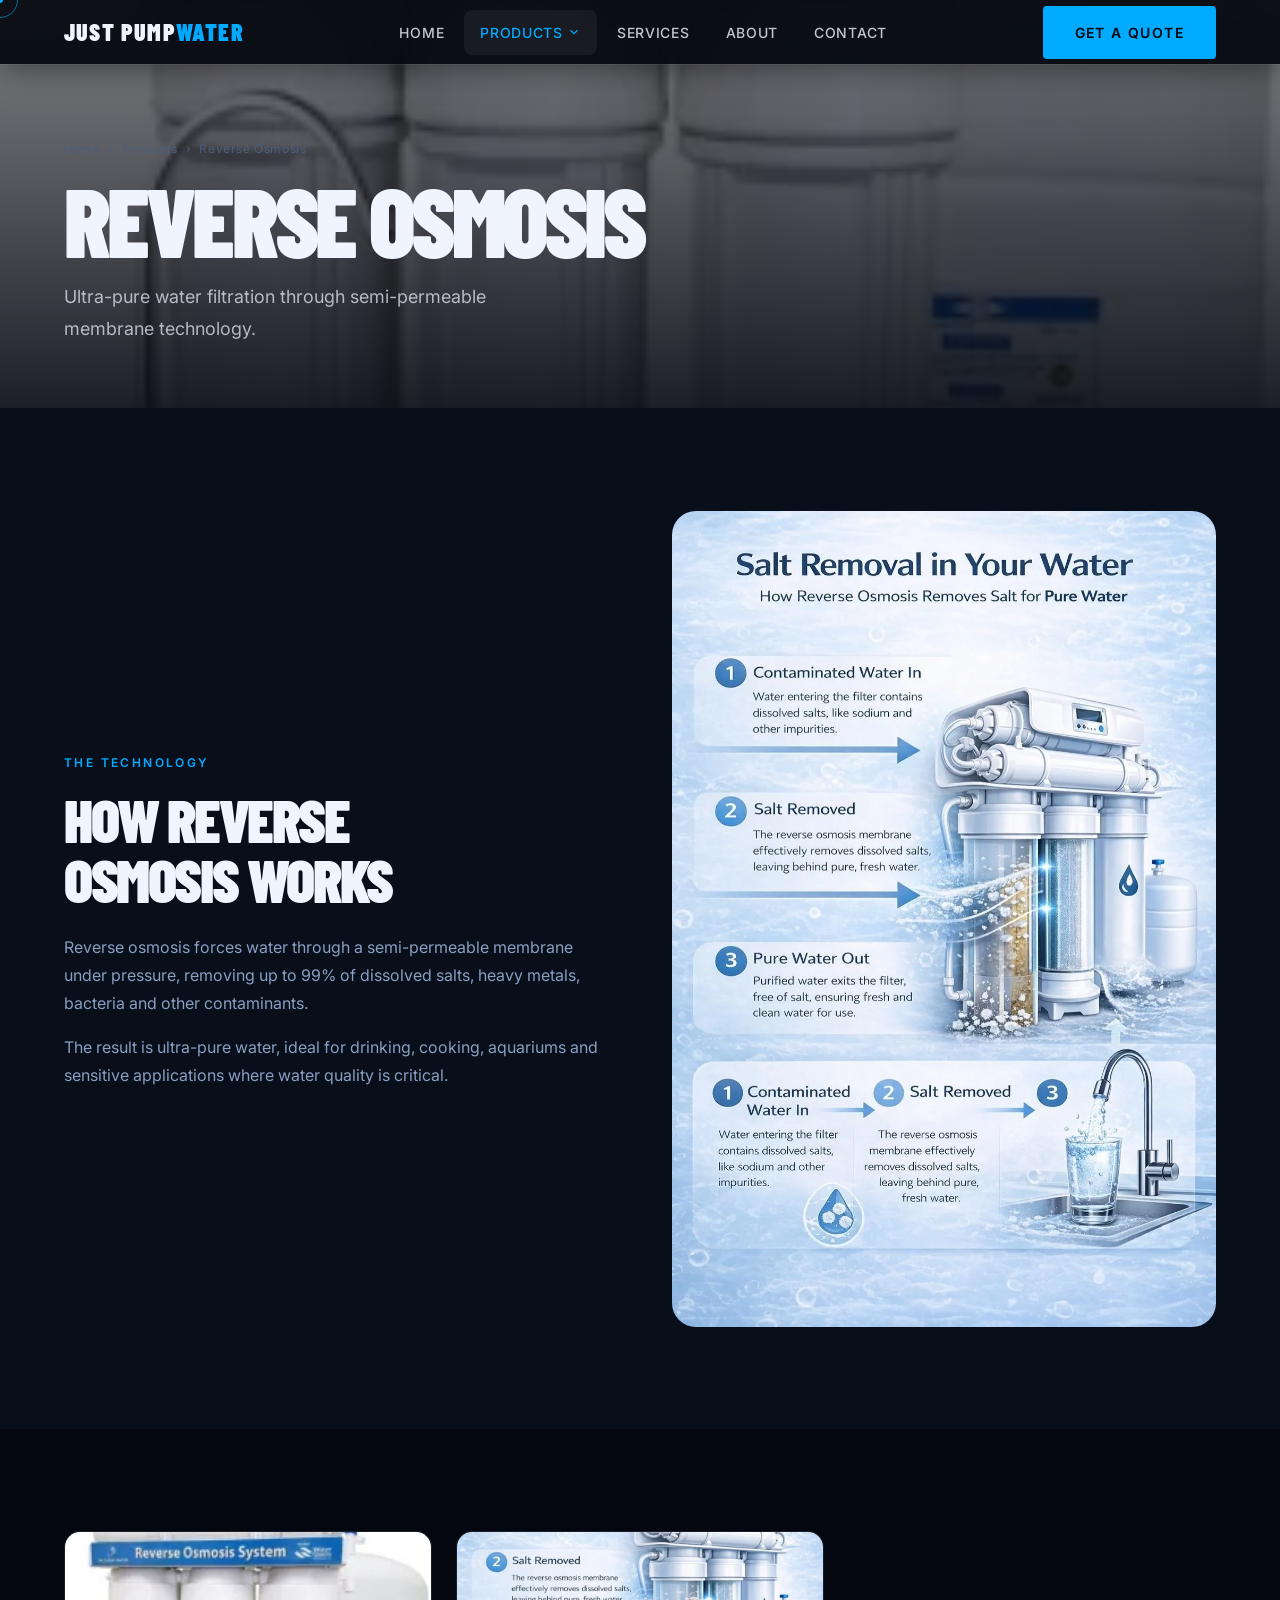
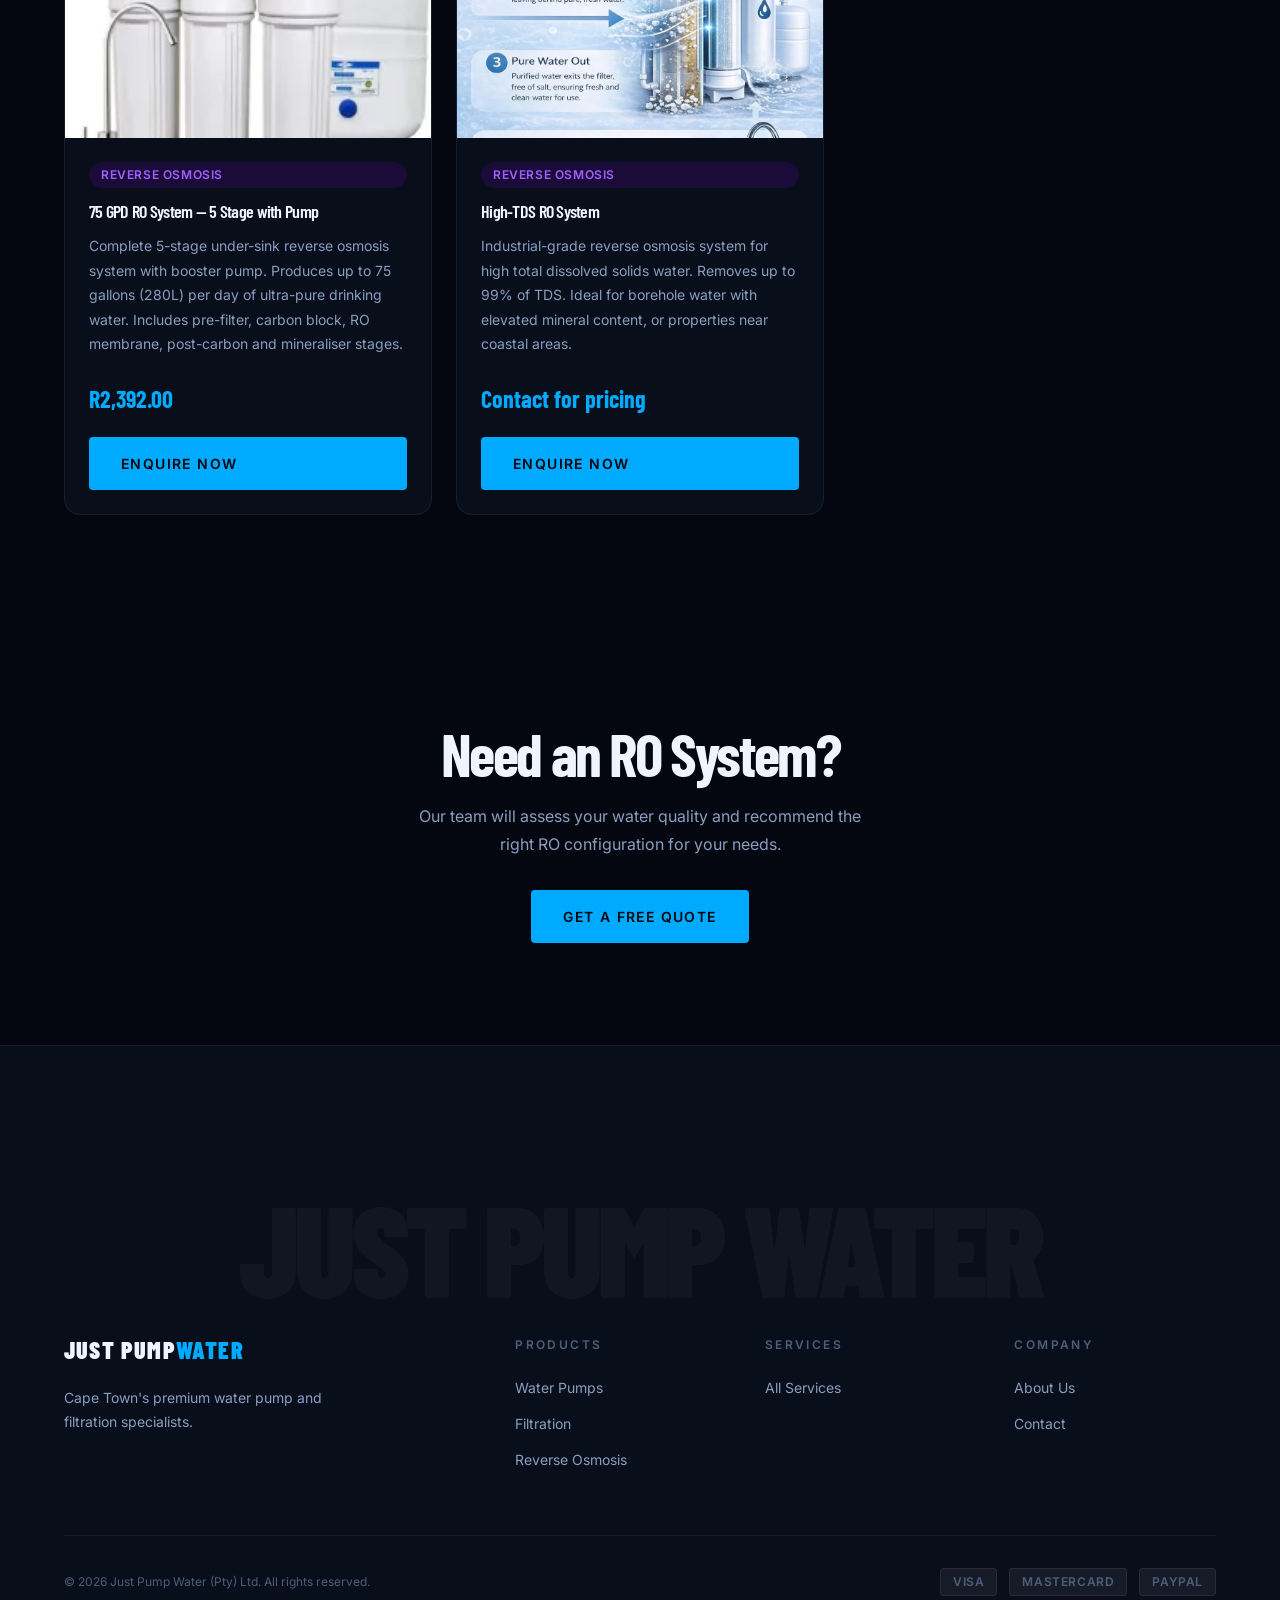
<file: pages/reverse-osmosis.html>
<!DOCTYPE html>
<html lang="en-ZA">
<head>
  <meta charset="UTF-8" />
  <meta name="viewport" content="width=device-width, initial-scale=1.0" />
  <title>Reverse Osmosis Systems Cape Town | Just Pump Water</title>
  <meta name="description" content="Reverse osmosis water filtration systems in Cape Town. 75 GPD, 5-stage RO systems with booster pumps. Supply and installation by Just Pump Water." />
  <link rel="canonical" href="https://justpumpwater.co.za/pages/reverse-osmosis" />
  <link rel="stylesheet" href="../styles/base.css" />
  <link rel="stylesheet" href="../styles/components/navigation.css" />
  <link rel="stylesheet" href="../styles/pages/products.css" />
</head>
<body>

<div class="cursor-dot" aria-hidden="true"></div>
<div class="cursor-ring" aria-hidden="true"></div>

<header class="site-header is-scrolled" data-header data-nav>
  <div class="container">
    <div class="header-main">
      <a href="../index.html" class="site-logo"><div class="logo-text">JUST PUMP<span>WATER</span></div></a>
      <nav aria-label="Primary navigation">
        <ul class="primary-nav" data-nav-menu role="list">
          <li class="nav-item"><a href="../index.html" class="nav-link">Home</a></li>
          <li class="nav-item" data-dropdown><a href="products.html" class="nav-link is-active" data-dropdown-trigger>Products <svg viewBox="0 0 24 24" fill="none" stroke="currentColor" stroke-width="2"><polyline points="6 9 12 15 18 9"/></svg></a>
            <div class="dropdown-panel is-wide" data-dropdown-panel>
              <a href="pumps.html" class="dropdown-item"><span class="dropdown-item-text"><span class="dropdown-item-label">Water Pumps</span></span></a>
              <a href="filtration.html" class="dropdown-item"><span class="dropdown-item-text"><span class="dropdown-item-label">Water Filtration</span></span></a>
              <a href="reverse-osmosis.html" class="dropdown-item"><span class="dropdown-item-text"><span class="dropdown-item-label">Reverse Osmosis</span></span></a>
              <a href="products.html" class="dropdown-item"><span class="dropdown-item-text"><span class="dropdown-item-label">Full Catalogue</span></span></a>
            </div>
          </li>
          <li class="nav-item"><a href="services.html" class="nav-link">Services</a></li>
          <li class="nav-item"><a href="about.html" class="nav-link">About</a></li>
          <li class="nav-item"><a href="contact.html" class="nav-link">Contact</a></li>
        </ul>
      </nav>
      <div class="header-cta">
        <a href="contact.html" class="btn btn--primary">Get a Quote</a>
        <button class="nav-toggle" data-nav-toggle aria-expanded="false" aria-label="Open menu"><span></span><span></span><span></span></button>
      </div>
    </div>
  </div>
</header>

<div class="mobile-menu-overlay" data-nav-overlay></div>
<nav class="mobile-menu" aria-label="Mobile navigation">
  <div class="mobile-menu-inner">
    <div data-nav-item class="mobile-nav-item"><a href="../index.html" class="mobile-nav-link">Home</a></div>
    <div data-nav-item class="mobile-nav-item"><a href="products.html" class="mobile-nav-link">Products</a></div>
    <div data-nav-item class="mobile-nav-item"><a href="reverse-osmosis.html" class="mobile-nav-link">Reverse Osmosis</a></div>
    <div data-nav-item class="mobile-nav-item"><a href="contact.html" class="mobile-nav-link">Contact</a></div>
    <div data-nav-item class="mobile-nav-item" style="margin-top:var(--space-8)"><a href="contact.html" class="btn btn--primary" style="width:100%;justify-content:center">Get a Quote</a></div>
  </div>
</nav>

<section class="page-hero">
  <div class="page-hero-bg">
    <img src="../website-images/75_GDP_Reverse_Osmosis_Water_Filter.webp" alt="" aria-hidden="true" />
    <div class="page-hero-overlay"></div>
  </div>
  <div class="container page-hero-content">
    <nav class="breadcrumb"><a href="../index.html">Home</a><span>›</span><a href="products.html">Products</a><span>›</span><span>Reverse Osmosis</span></nav>
    <h1 data-animate="fade-up">Reverse Osmosis</h1>
    <p data-animate="fade-up" data-delay="100">Ultra-pure water filtration through semi-permeable membrane technology.</p>
  </div>
</section>

<!-- How RO Works -->
<section class="section section--surface">
  <div class="container">
    <div style="display:grid;grid-template-columns:1fr 1fr;gap:var(--space-16);align-items:center">
      <div>
        <span class="label" data-animate="fade-right">The Technology</span>
        <h2 data-animate="fade-up" data-delay="100" style="font-family:var(--font-display);font-size:clamp(var(--text-4xl),5vw,var(--text-6xl));font-weight:var(--weight-black);text-transform:uppercase;letter-spacing:var(--tracking-tight);line-height:1;margin:var(--space-4) 0 var(--space-6)">How Reverse<br />Osmosis Works</h2>
        <p data-animate="fade-up" data-delay="200" style="color:var(--color-text-secondary);line-height:var(--leading-relaxed);margin-bottom:var(--space-4)">Reverse osmosis forces water through a semi-permeable membrane under pressure, removing up to 99% of dissolved salts, heavy metals, bacteria and other contaminants.</p>
        <p data-animate="fade-up" data-delay="300" style="color:var(--color-text-secondary);line-height:var(--leading-relaxed)">The result is ultra-pure water, ideal for drinking, cooking, aquariums and sensitive applications where water quality is critical.</p>
      </div>
      <div data-animate="fade-left">
        <img src="../website-images/Reverse_Osmosis_Salt_Removal.webp" alt="How reverse osmosis removes salt from water" style="width:100%;border-radius:var(--radius-2xl)" loading="lazy" />
      </div>
    </div>
  </div>
</section>

<!-- Products -->
<section class="section">
  <div class="container">
    <div class="products-grid-full" data-stagger="fade-up" data-stagger-delay="80">

      <div class="product-full-card" id="ro-75gpd">
        <div class="product-full-media"><img src="../website-images/75_GDP_Reverse_Osmosis_Water_Filter.webp" alt="75 GPD Reverse Osmosis Water Filter System" loading="lazy" /></div>
        <div class="product-full-body">
          <span class="product-full-badge product-full-badge--ro">Reverse Osmosis</span>
          <h3>75 GPD RO System — 5 Stage with Pump</h3>
          <p>Complete 5-stage under-sink reverse osmosis system with booster pump. Produces up to 75 gallons (280L) per day of ultra-pure drinking water. Includes pre-filter, carbon block, RO membrane, post-carbon and mineraliser stages.</p>
          <div class="product-full-price">R2,392.00</div>
          <a href="contact.html?product=ro-75gpd" class="btn btn--primary">Enquire Now</a>
        </div>
      </div>

      <div class="product-full-card">
        <div class="product-full-media"><img src="../website-images/Reverse_Osmosis_Salt_Removal.webp" alt="RO Salt Removal System" loading="lazy" /></div>
        <div class="product-full-body">
          <span class="product-full-badge product-full-badge--ro">Reverse Osmosis</span>
          <h3>High-TDS RO System</h3>
          <p>Industrial-grade reverse osmosis system for high total dissolved solids water. Removes up to 99% of TDS. Ideal for borehole water with elevated mineral content, or properties near coastal areas.</p>
          <div class="product-full-price">Contact for pricing</div>
          <a href="contact.html?product=ro-high-tds" class="btn btn--primary">Enquire Now</a>
        </div>
      </div>

    </div>
  </div>
</section>

<section class="section section--dark" style="text-align:center">
  <div class="container" style="max-width:600px">
    <h2 data-animate="fade-up">Need an RO System?</h2>
    <p data-animate="fade-up" data-delay="100" style="color:var(--color-text-secondary);margin:var(--space-4) 0 var(--space-8)">Our team will assess your water quality and recommend the right RO configuration for your needs.</p>
    <a href="contact.html" class="btn btn--primary btn--lg">Get a Free Quote</a>
  </div>
</section>

<footer class="site-footer">
  <div class="footer-statement" aria-hidden="true"><div class="footer-statement-text">JUST PUMP WATER</div></div>
  <div class="container">
    <div class="footer-grid">
      <div class="footer-brand-col"><div class="logo-text" style="margin-bottom:var(--space-6)">JUST PUMP<span>WATER</span></div><p class="footer-tagline">Cape Town's premium water pump and filtration specialists.</p></div>
      <div><h3 class="footer-col-title">Products</h3><ul class="footer-links"><li><a href="pumps.html">Water Pumps</a></li><li><a href="filtration.html">Filtration</a></li><li><a href="reverse-osmosis.html">Reverse Osmosis</a></li></ul></div>
      <div><h3 class="footer-col-title">Services</h3><ul class="footer-links"><li><a href="services.html">All Services</a></li></ul></div>
      <div><h3 class="footer-col-title">Company</h3><ul class="footer-links"><li><a href="about.html">About Us</a></li><li><a href="contact.html">Contact</a></li></ul></div>
    </div>
    <div class="footer-bottom"><p class="footer-copy">© 2026 Just Pump Water (Pty) Ltd. All rights reserved.</p><div class="footer-payment"><span class="payment-badge">VISA</span><span class="payment-badge">MASTERCARD</span><span class="payment-badge">PAYPAL</span></div></div>
  </div>
</footer>

<script src="../scripts/scroll-animations.js" type="module"></script>
<script src="../scripts/navigation.js" type="module"></script>
<script src="../scripts/main.js" type="module"></script>
</body>
</html>
</file>
<file: styles/base.css>
/**
 * base.css
 * Just Pump Water — Base Reset & Global Styles
 */

@import url('https://fonts.googleapis.com/css2?family=Barlow+Condensed:ital,wght@0,300;0,400;0,600;0,700;0,900;1,700&family=Inter:wght@300;400;500;600;700&display=swap');
@import './design-tokens.css';

/* ─── Reset ──────────────────────────────────────────────────── */

*, *::before, *::after {
  box-sizing: border-box;
  margin: 0;
  padding: 0;
}

html {
  font-size: 16px;
  scroll-behavior: smooth;
  -webkit-text-size-adjust: 100%;
  text-rendering: optimizeLegibility;
  -webkit-font-smoothing: antialiased;
  -moz-osx-font-smoothing: grayscale;
}

body {
  font-family: var(--font-body);
  font-size: var(--text-base);
  font-weight: var(--weight-regular);
  line-height: var(--leading-normal);
  color: var(--color-text);
  background-color: var(--color-bg);
  overflow-x: hidden;
  cursor: none; /* Custom cursor active */
}

/* ─── Custom Cursor ───────────────────────────────────────────── */

.cursor-dot,
.cursor-ring {
  position: fixed;
  top: 0;
  left: 0;
  pointer-events: none;
  z-index: var(--z-toast);
  transform: translate(-50%, -50%);
  transition: opacity var(--duration-base) var(--ease-out);
}

.cursor-dot {
  width: 6px;
  height: 6px;
  background: var(--color-accent);
  border-radius: var(--radius-full);
}

.cursor-ring {
  width: 36px;
  height: 36px;
  border: 1.5px solid rgba(0, 170, 255, 0.6);
  border-radius: var(--radius-full);
  transition: width var(--duration-base) var(--ease-out),
              height var(--duration-base) var(--ease-out),
              background var(--duration-base) var(--ease-out),
              opacity var(--duration-base) var(--ease-out);
}

.cursor-ring.cursor-hover {
  width: 60px;
  height: 60px;
  background: rgba(0, 170, 255, 0.08);
  border-color: var(--color-accent);
}

body:not(.cursor-active) .cursor-dot,
body:not(.cursor-active) .cursor-ring {
  opacity: 0;
}

/* ─── Selection ───────────────────────────────────────────────── */

::selection {
  background: var(--color-accent);
  color: var(--color-bg);
}

/* ─── Scrollbar ───────────────────────────────────────────────── */

::-webkit-scrollbar {
  width: 6px;
}

::-webkit-scrollbar-track {
  background: var(--color-surface);
}

::-webkit-scrollbar-thumb {
  background: var(--color-brand);
  border-radius: var(--radius-full);
}

::-webkit-scrollbar-thumb:hover {
  background: var(--color-accent);
}

/* ─── Typography ──────────────────────────────────────────────── */

h1, h2, h3, h4, h5, h6 {
  font-family: var(--font-display);
  font-weight: var(--weight-bold);
  line-height: var(--leading-tight);
  letter-spacing: var(--tracking-tight);
  color: var(--color-text);
}

h1 { font-size: clamp(var(--text-5xl), 7vw, var(--text-8xl)); }
h2 { font-size: clamp(var(--text-4xl), 5vw, var(--text-6xl)); }
h3 { font-size: clamp(var(--text-2xl), 3vw, var(--text-4xl)); }
h4 { font-size: clamp(var(--text-xl), 2.5vw, var(--text-3xl)); }
h5 { font-size: clamp(var(--text-lg), 2vw, var(--text-2xl)); }
h6 { font-size: var(--text-lg); }

p {
  line-height: var(--leading-relaxed);
  color: var(--color-text-secondary);
}

a {
  color: inherit;
  text-decoration: none;
  cursor: none;
}

img, video {
  display: block;
  max-width: 100%;
}

/* ─── Layout Utilities ────────────────────────────────────────── */

.container {
  width: 100%;
  max-width: var(--container-max);
  margin-left: auto;
  margin-right: auto;
  padding-left: var(--section-px);
  padding-right: var(--section-px);
}

.container--wide {
  max-width: var(--container-wide);
}

.container--full {
  max-width: 100%;
  padding-left: 0;
  padding-right: 0;
}

.section {
  padding-top: var(--section-py);
  padding-bottom: var(--section-py);
  position: relative;
}

.section--dark {
  background-color: var(--color-bg);
}

.section--surface {
  background-color: var(--color-surface);
}

/* ─── Label / Eyebrow Text ────────────────────────────────────── */

.label {
  font-family: var(--font-body);
  font-size: var(--text-xs);
  font-weight: var(--weight-semibold);
  letter-spacing: var(--tracking-widest);
  text-transform: uppercase;
  color: var(--color-accent);
}

/* ─── Dividers ────────────────────────────────────────────────── */

.divider {
  width: 60px;
  height: 2px;
  background: linear-gradient(to right, var(--color-accent), transparent);
  margin: var(--space-6) 0;
}

/* ─── Buttons ─────────────────────────────────────────────────── */

.btn {
  display: inline-flex;
  align-items: center;
  gap: var(--space-3);
  font-family: var(--font-body);
  font-size: var(--text-sm);
  font-weight: var(--weight-semibold);
  letter-spacing: var(--tracking-wider);
  text-transform: uppercase;
  padding: var(--space-4) var(--space-8);
  border-radius: var(--radius-sm);
  border: none;
  cursor: none;
  transition: var(--transition-base);
  white-space: nowrap;
  position: relative;
  overflow: hidden;
}

.btn::after {
  content: '';
  position: absolute;
  inset: 0;
  background: rgba(255,255,255,0.08);
  opacity: 0;
  transition: opacity var(--duration-fast) var(--ease-out);
}

.btn:hover::after {
  opacity: 1;
}

.btn--primary {
  background: var(--color-accent);
  color: var(--color-bg);
}

.btn--primary:hover {
  background: var(--color-accent-bright);
  box-shadow: 0 0 24px rgba(0, 170, 255, 0.4);
  transform: translateY(-2px);
}

.btn--ghost {
  background: transparent;
  color: var(--color-text);
  border: 1px solid var(--color-border-strong);
}

.btn--ghost:hover {
  border-color: var(--color-accent);
  color: var(--color-accent);
  transform: translateY(-2px);
}

.btn--brand {
  background: var(--color-brand);
  color: var(--color-text);
}

.btn--brand:hover {
  background: var(--color-brand-light);
  box-shadow: var(--shadow-brand);
  transform: translateY(-2px);
}

.btn-arrow {
  display: inline-flex;
  align-items: center;
  gap: var(--space-2);
  font-size: var(--text-sm);
  font-weight: var(--weight-semibold);
  letter-spacing: var(--tracking-wider);
  text-transform: uppercase;
  color: var(--color-accent);
  transition: var(--transition-base);
  cursor: none;
}

.btn-arrow svg {
  transition: transform var(--duration-base) var(--ease-out);
}

.btn-arrow:hover {
  color: var(--color-accent-bright);
}

.btn-arrow:hover svg {
  transform: translateX(6px);
}

/* ─── Utility Classes ─────────────────────────────────────────── */

.visually-hidden {
  position: absolute;
  width: 1px;
  height: 1px;
  padding: 0;
  margin: -1px;
  overflow: hidden;
  clip: rect(0,0,0,0);
  white-space: nowrap;
  border: 0;
}

.text-accent   { color: var(--color-accent); }
.text-brand    { color: var(--color-brand); }
.text-muted    { color: var(--color-text-secondary); }
.text-center   { text-align: center; }
.text-upper    { text-transform: uppercase; }
.text-condensed { font-family: var(--font-display); }

.flex          { display: flex; }
.flex-col      { flex-direction: column; }
.items-center  { align-items: center; }
.justify-center{ justify-content: center; }
.justify-between{ justify-content: space-between; }
.gap-4         { gap: var(--space-4); }
.gap-8         { gap: var(--space-8); }

.grid-2 {
  display: grid;
  grid-template-columns: var(--grid-cols-2);
  gap: var(--grid-gap);
}

.grid-3 {
  display: grid;
  grid-template-columns: var(--grid-cols-3);
  gap: var(--grid-gap);
}

.grid-4 {
  display: grid;
  grid-template-columns: var(--grid-cols-4);
  gap: var(--grid-gap);
}

/* ─── Noise / Grain Texture Overlay ──────────────────────────── */

.noise-overlay::after {
  content: '';
  position: absolute;
  inset: 0;
  background-image: url("data:image/svg+xml,%3Csvg viewBox='0 0 256 256' xmlns='http://www.w3.org/2000/svg'%3E%3Cfilter id='noise'%3E%3CfeTurbulence type='fractalNoise' baseFrequency='0.9' numOctaves='4' stitchTiles='stitch'/%3E%3C/filter%3E%3Crect width='100%25' height='100%25' filter='url(%23noise)' opacity='0.03'/%3E%3C/svg%3E");
  pointer-events: none;
  z-index: 1;
  opacity: 0.4;
}

/* ─── Glow Lines / Decorative ─────────────────────────────────── */

.glow-line {
  position: absolute;
  height: 1px;
  background: linear-gradient(
    to right,
    transparent,
    var(--color-accent-glow),
    transparent
  );
  pointer-events: none;
}

/* ─── Responsive Media Queries ────────────────────────────────── */

@media (max-width: 1280px) {
  .grid-4 { grid-template-columns: repeat(3, 1fr); }
}

@media (max-width: 1024px) {
  .grid-4 { grid-template-columns: repeat(2, 1fr); }
  .grid-3 { grid-template-columns: repeat(2, 1fr); }
}

@media (max-width: 768px) {
  .grid-4,
  .grid-3,
  .grid-2 { grid-template-columns: 1fr; }
  body { cursor: auto; }
  .cursor-dot, .cursor-ring { display: none; }
  a, .btn { cursor: pointer; }
}
</file>
<file: styles/components/navigation.css>
/**
 * navigation.css
 * Just Pump Water — Navigation Component
 */

/* ─── Header Wrapper ─────────────────────────────────────────── */

.site-header {
  position: fixed;
  top: 0;
  left: 0;
  right: 0;
  z-index: var(--z-sticky);
  transition: background var(--duration-slow) var(--ease-out),
              transform var(--duration-base) var(--ease-out),
              padding var(--duration-slow) var(--ease-out),
              box-shadow var(--duration-slow) var(--ease-out);
  padding: 0;
}

/* Transparent over hero */
.site-header:not(.is-scrolled) {
  background: transparent;
}

/* Dark + blur on scroll */
.site-header.is-scrolled {
  background: rgba(4, 7, 15, 0.92);
  backdrop-filter: blur(20px);
  -webkit-backdrop-filter: blur(20px);
  box-shadow: 0 1px 0 var(--color-border), 0 4px 32px rgba(0,0,0,0.5);
}

/* Hide on scroll down */
.site-header.is-hidden {
  transform: translateY(-100%);
}

/* ─── Top Bar ────────────────────────────────────────────────── */

.header-topbar {
  background: rgba(0, 70, 184, 0.15);
  border-bottom: 1px solid rgba(0, 170, 255, 0.1);
  padding: var(--space-2) 0;
  transition: opacity var(--duration-slow) var(--ease-out),
              height var(--duration-slow) var(--ease-out);
  overflow: hidden;
}

.site-header.is-scrolled .header-topbar {
  opacity: 0;
  height: 0;
  padding: 0;
  pointer-events: none;
}

.topbar-inner {
  display: flex;
  align-items: center;
  justify-content: space-between;
  gap: var(--space-4);
}

.topbar-left {
  display: flex;
  align-items: center;
  gap: var(--space-6);
  font-size: var(--text-xs);
  color: var(--color-text-secondary);
}

.topbar-item {
  display: flex;
  align-items: center;
  gap: var(--space-2);
}

.topbar-item svg {
  color: var(--color-accent);
  flex-shrink: 0;
}

.topbar-item a:hover {
  color: var(--color-accent);
}

.topbar-right {
  display: flex;
  align-items: center;
  gap: var(--space-4);
}

.topbar-phone {
  display: flex;
  align-items: center;
  gap: var(--space-2);
  font-size: var(--text-sm);
  font-weight: var(--weight-semibold);
  color: var(--color-accent);
  letter-spacing: var(--tracking-wide);
  transition: var(--transition-fast);
}

.topbar-phone:hover {
  color: var(--color-accent-bright);
}

/* ─── Main Nav Bar ───────────────────────────────────────────── */

.header-main {
  display: flex;
  align-items: center;
  justify-content: space-between;
  height: 72px;
  gap: var(--space-8);
}

.site-header.is-scrolled .header-main {
  height: 64px;
}

/* ─── Logo ───────────────────────────────────────────────────── */

.site-logo {
  flex-shrink: 0;
  display: flex;
  align-items: center;
  gap: var(--space-3);
}

.site-logo img {
  height: 40px;
  width: auto;
  transition: var(--transition-base);
}

.site-header.is-scrolled .site-logo img {
  height: 36px;
}

/* Text fallback logo */
.logo-text {
  font-family: var(--font-display);
  font-size: var(--text-2xl);
  font-weight: var(--weight-black);
  letter-spacing: var(--tracking-wide);
  text-transform: uppercase;
  color: var(--color-text);
  line-height: 1;
}

.logo-text span {
  color: var(--color-accent);
}

/* ─── Primary Nav ────────────────────────────────────────────── */

.primary-nav {
  display: flex;
  align-items: center;
  gap: var(--space-1);
  list-style: none;
}

.nav-item {
  position: relative;
}

.nav-link {
  display: flex;
  align-items: center;
  gap: var(--space-1);
  padding: var(--space-3) var(--space-4);
  font-size: var(--text-sm);
  font-weight: var(--weight-medium);
  letter-spacing: var(--tracking-wide);
  text-transform: uppercase;
  color: rgba(240, 244, 255, 0.8);
  border-radius: var(--radius-md);
  transition: var(--transition-fast);
  white-space: nowrap;
}

.nav-link:hover,
.nav-link.is-active {
  color: var(--color-text);
  background: rgba(255, 255, 255, 0.05);
}

.nav-link.is-active {
  color: var(--color-accent);
}

.nav-link svg {
  width: 14px;
  height: 14px;
  transition: transform var(--duration-fast) var(--ease-out);
}

.nav-item:hover .nav-link svg {
  transform: rotate(180deg);
}

/* ─── Dropdown Panel ─────────────────────────────────────────── */

.dropdown-panel {
  position: absolute;
  top: calc(100% + 8px);
  left: 50%;
  transform: translateX(-50%) translateY(-8px);
  min-width: 240px;
  background: var(--color-surface-elevated);
  border: 1px solid var(--color-border);
  border-radius: var(--radius-lg);
  padding: var(--space-3);
  opacity: 0;
  visibility: hidden;
  transition: opacity var(--duration-base) var(--ease-out),
              transform var(--duration-base) var(--ease-out),
              visibility var(--duration-base);
  box-shadow: var(--shadow-xl);
  backdrop-filter: blur(20px);
}

.dropdown-panel.is-wide {
  min-width: 560px;
  display: grid;
  grid-template-columns: 1fr 1fr;
  gap: var(--space-2);
}

.dropdown-item {
  display: flex;
  align-items: center;
  gap: var(--space-3);
  padding: var(--space-3) var(--space-4);
  border-radius: var(--radius-md);
  font-size: var(--text-sm);
  color: var(--color-text-secondary);
  transition: var(--transition-fast);
}

.dropdown-item:hover {
  background: rgba(0, 170, 255, 0.08);
  color: var(--color-text);
}

.dropdown-item-icon {
  width: 32px;
  height: 32px;
  border-radius: var(--radius-sm);
  background: rgba(0, 170, 255, 0.1);
  display: flex;
  align-items: center;
  justify-content: center;
  flex-shrink: 0;
  color: var(--color-accent);
}

.dropdown-item-text {
  flex: 1;
}

.dropdown-item-label {
  display: block;
  font-weight: var(--weight-medium);
  color: var(--color-text);
  font-size: var(--text-sm);
  margin-bottom: 2px;
}

.dropdown-item-desc {
  display: block;
  font-size: var(--text-xs);
  color: var(--color-text-muted);
}

/* ─── Header CTA ─────────────────────────────────────────────── */

.header-cta {
  display: flex;
  align-items: center;
  gap: var(--space-4);
  flex-shrink: 0;
}

/* ─── Mobile Toggle ──────────────────────────────────────────── */

.nav-toggle {
  display: none;
  flex-direction: column;
  justify-content: center;
  gap: 5px;
  width: 36px;
  height: 36px;
  background: none;
  border: none;
  cursor: none;
  padding: 4px;
}

.nav-toggle span {
  display: block;
  height: 2px;
  background: var(--color-text);
  border-radius: var(--radius-full);
  transition: var(--transition-base);
  transform-origin: center;
}

.nav-toggle[aria-expanded="true"] span:nth-child(1) {
  transform: translateY(7px) rotate(45deg);
}
.nav-toggle[aria-expanded="true"] span:nth-child(2) {
  opacity: 0;
  transform: scaleX(0);
}
.nav-toggle[aria-expanded="true"] span:nth-child(3) {
  transform: translateY(-7px) rotate(-45deg);
}

/* ─── Mobile Menu ────────────────────────────────────────────── */

.mobile-menu-overlay {
  display: none;
  position: fixed;
  inset: 0;
  background: rgba(4, 7, 15, 0.8);
  backdrop-filter: blur(4px);
  z-index: calc(var(--z-sticky) - 1);
  opacity: 0;
  transition: opacity var(--duration-base) var(--ease-out);
}

.mobile-menu-overlay.is-visible {
  opacity: 1;
}

.mobile-menu {
  position: fixed;
  top: 0;
  right: 0;
  bottom: 0;
  width: min(380px, 90vw);
  background: var(--color-surface);
  border-left: 1px solid var(--color-border);
  z-index: var(--z-sticky);
  transform: translateX(100%);
  transition: transform var(--duration-slow) var(--ease-out);
  overflow-y: auto;
  padding: var(--space-24) var(--space-8) var(--space-8);
}

.mobile-menu.is-open {
  transform: translateX(0);
}

.mobile-nav-item {
  opacity: 0;
  transform: translateX(20px);
  transition: opacity var(--duration-base) var(--ease-out),
              transform var(--duration-base) var(--ease-out);
}

.mobile-nav-item.is-visible {
  opacity: 1;
  transform: translateX(0);
}

.mobile-nav-link {
  display: block;
  padding: var(--space-4) 0;
  font-family: var(--font-display);
  font-size: var(--text-3xl);
  font-weight: var(--weight-bold);
  text-transform: uppercase;
  letter-spacing: var(--tracking-tight);
  color: var(--color-text);
  border-bottom: 1px solid var(--color-border);
  transition: var(--transition-fast);
}

.mobile-nav-link:hover {
  color: var(--color-accent);
  padding-left: var(--space-4);
}

/* ─── Footer ─────────────────────────────────────────────────── */

.site-footer {
  background: var(--color-surface);
  border-top: 1px solid var(--color-border);
  padding-top: var(--space-20);
  padding-bottom: var(--space-8);
}

.footer-grid {
  display: grid;
  grid-template-columns: 2fr 1fr 1fr 1fr;
  gap: var(--space-12);
  margin-bottom: var(--space-16);
}

.footer-brand-col {}

.footer-logo {
  height: 36px;
  width: auto;
  margin-bottom: var(--space-6);
}

.footer-tagline {
  font-size: var(--text-sm);
  color: var(--color-text-secondary);
  line-height: var(--leading-relaxed);
  max-width: 280px;
  margin-bottom: var(--space-6);
}

.footer-contact-item {
  display: flex;
  align-items: flex-start;
  gap: var(--space-3);
  margin-bottom: var(--space-3);
  font-size: var(--text-sm);
  color: var(--color-text-secondary);
}

.footer-contact-item svg {
  color: var(--color-accent);
  flex-shrink: 0;
  margin-top: 2px;
}

.footer-contact-item a:hover {
  color: var(--color-accent);
}

.footer-col-title {
  font-family: var(--font-body);
  font-size: var(--text-xs);
  font-weight: var(--weight-semibold);
  letter-spacing: var(--tracking-widest);
  text-transform: uppercase;
  color: var(--color-text-muted);
  margin-bottom: var(--space-6);
}

.footer-links {
  list-style: none;
  display: flex;
  flex-direction: column;
  gap: var(--space-3);
}

.footer-links a {
  font-size: var(--text-sm);
  color: var(--color-text-secondary);
  transition: var(--transition-fast);
}

.footer-links a:hover {
  color: var(--color-accent);
  padding-left: var(--space-2);
}

.footer-bottom {
  border-top: 1px solid var(--color-border);
  padding-top: var(--space-8);
  display: flex;
  align-items: center;
  justify-content: space-between;
  gap: var(--space-4);
  flex-wrap: wrap;
}

.footer-copy {
  font-size: var(--text-xs);
  color: var(--color-text-muted);
}

.footer-payment {
  display: flex;
  align-items: center;
  gap: var(--space-3);
}

.payment-badge {
  background: rgba(255,255,255,0.06);
  border: 1px solid var(--color-border);
  border-radius: var(--radius-sm);
  padding: var(--space-1) var(--space-3);
  font-size: var(--text-xs);
  color: var(--color-text-muted);
  font-weight: var(--weight-semibold);
  letter-spacing: var(--tracking-wide);
}

/* ─── Footer Statement ───────────────────────────────────────── */

.footer-statement {
  text-align: center;
  padding: var(--space-16) 0 var(--space-8);
  overflow: hidden;
}

.footer-statement-text {
  font-family: var(--font-display);
  font-size: clamp(var(--text-5xl), 10vw, var(--text-10xl));
  font-weight: var(--weight-black);
  text-transform: uppercase;
  letter-spacing: var(--tracking-tight);
  color: rgba(255, 255, 255, 0.04);
  line-height: 0.9;
  user-select: none;
}

/* ─── Responsive ─────────────────────────────────────────────── */

@media (max-width: 1200px) {
  .footer-grid {
    grid-template-columns: 1fr 1fr;
    gap: var(--space-8);
  }

  .footer-brand-col {
    grid-column: 1 / -1;
  }
}

@media (max-width: 1024px) {
  .primary-nav,
  .header-cta .btn:not([data-mobile-show]) {
    display: none;
  }

  .nav-toggle {
    display: flex;
  }

  .mobile-menu-overlay {
    display: block;
  }
}

@media (max-width: 768px) {
  .topbar-left { display: none; }

  .footer-grid {
    grid-template-columns: 1fr;
    gap: var(--space-8);
  }

  .footer-bottom {
    flex-direction: column;
    align-items: flex-start;
    gap: var(--space-4);
  }
}
</file>
<file: styles/pages/products.css>
/**
 * products.css
 * Just Pump Water — Products / Catalogue Pages
 */

/* ── Page Hero ──────────────────────────────────────────────── */

.page-hero {
  position: relative;
  min-height: 380px;
  display: flex;
  align-items: flex-end;
  overflow: hidden;
  padding-top: 140px;
}

.page-hero-bg {
  position: absolute;
  inset: 0;
  z-index: 0;
}

.page-hero-bg img {
  width: 100%;
  height: 100%;
  object-fit: cover;
}

.page-hero-overlay {
  position: absolute;
  inset: 0;
  background: linear-gradient(to bottom, rgba(4,7,15,0.5), rgba(4,7,15,0.9));
}

.page-hero-content {
  position: relative;
  z-index: 1;
  padding-bottom: var(--space-16);
}

.page-hero-content h1 {
  font-family: var(--font-display);
  font-size: clamp(var(--text-5xl), 8vw, var(--text-8xl));
  font-weight: var(--weight-black);
  text-transform: uppercase;
  letter-spacing: var(--tracking-tight);
  line-height: 0.95;
  margin: var(--space-4) 0 var(--space-4);
}

.page-hero-content p {
  color: rgba(240, 244, 255, 0.7);
  max-width: 500px;
  font-size: var(--text-lg);
}

.breadcrumb {
  display: flex;
  align-items: center;
  gap: var(--space-2);
  font-size: var(--text-xs);
  letter-spacing: var(--tracking-wide);
  color: var(--color-text-muted);
}

.breadcrumb a {
  color: var(--color-text-muted);
  transition: var(--transition-fast);
}

.breadcrumb a:hover {
  color: var(--color-accent);
}

/* ── Catalogue Tabs ─────────────────────────────────────────── */

.catalogue-tabs {
  margin-bottom: var(--space-16);
}

.tab-list {
  display: flex;
  gap: var(--space-2);
  border-bottom: 1px solid var(--color-border);
  padding-bottom: -1px;
}

.tab-btn {
  background: none;
  border: none;
  border-bottom: 2px solid transparent;
  padding: var(--space-3) var(--space-6);
  font-size: var(--text-sm);
  font-weight: var(--weight-medium);
  letter-spacing: var(--tracking-wide);
  text-transform: uppercase;
  color: var(--color-text-muted);
  cursor: pointer;
  transition: var(--transition-fast);
  margin-bottom: -1px;
}

.tab-btn:hover {
  color: var(--color-text);
}

.tab-btn.is-active {
  color: var(--color-accent);
  border-bottom-color: var(--color-accent);
}

/* ── Catalogue Section ──────────────────────────────────────── */

.catalogue-section {
  margin-bottom: var(--space-20);
}

/* Hidden when filtered out by the category tabs */
.catalogue-section--hidden {
  display: none !important;
}

.catalogue-section-header {
  display: flex;
  align-items: baseline;
  justify-content: space-between;
  margin-bottom: var(--space-8);
  padding-bottom: var(--space-6);
  border-bottom: 1px solid var(--color-border);
}

.catalogue-section-header h2 {
  font-family: var(--font-display);
  font-size: var(--text-4xl);
  font-weight: var(--weight-black);
  text-transform: uppercase;
  letter-spacing: var(--tracking-tight);
}

/* ── Products Grid Full ─────────────────────────────────────── */

.products-grid-full {
  display: grid;
  grid-template-columns: repeat(3, 1fr);
  gap: var(--space-6);
}

.product-full-card {
  background: var(--color-surface);
  border: 1px solid var(--color-border);
  border-radius: var(--radius-xl);
  overflow: hidden;
  transition: var(--transition-base);
  display: flex;
  flex-direction: column;
}

.product-full-card:hover {
  border-color: rgba(0, 170, 255, 0.3);
  transform: translateY(-4px);
  box-shadow: var(--shadow-lg);
}

.product-full-media {
  aspect-ratio: 16/9;
  overflow: hidden;
}

.product-full-media img {
  width: 100%;
  height: 100%;
  object-fit: cover;
  transition: transform 600ms cubic-bezier(0.16, 1, 0.3, 1);
}

.product-full-card:hover .product-full-media img {
  transform: scale(1.04);
}

.product-full-body {
  padding: var(--space-6);
  display: flex;
  flex-direction: column;
  flex: 1;
}

.product-full-badge {
  display: inline-block;
  font-size: var(--text-xs);
  font-weight: var(--weight-semibold);
  letter-spacing: var(--tracking-wide);
  text-transform: uppercase;
  background: rgba(0, 70, 184, 0.2);
  color: var(--color-accent);
  padding: var(--space-1) var(--space-3);
  border-radius: var(--radius-full);
  margin-bottom: var(--space-3);
}

.product-full-badge--filtration {
  background: rgba(0, 100, 80, 0.2);
  color: #00c8a0;
}

.product-full-badge--ro {
  background: rgba(100, 0, 180, 0.2);
  color: #a060ff;
}

.product-full-body h3 {
  font-size: var(--text-lg);
  font-weight: var(--weight-semibold);
  color: var(--color-text);
  margin-bottom: var(--space-3);
  line-height: var(--leading-snug);
}

.product-full-body p {
  font-size: var(--text-sm);
  color: var(--color-text-secondary);
  line-height: var(--leading-relaxed);
  margin-bottom: var(--space-6);
  flex: 1;
}

.product-full-price {
  font-family: var(--font-display);
  font-size: var(--text-2xl);
  font-weight: var(--weight-bold);
  color: var(--color-accent);
  margin-bottom: var(--space-5);
}

/* ── WhatsApp Float (shared) ────────────────────────────────── */

.whatsapp-float {
  position: fixed;
  bottom: var(--space-8);
  right: var(--space-8);
  z-index: var(--z-modal);
  width: 56px;
  height: 56px;
  border-radius: var(--radius-full);
  background: #25d366;
  color: #fff;
  display: flex;
  align-items: center;
  justify-content: center;
  box-shadow: 0 4px 20px rgba(37, 211, 102, 0.4);
  transition: var(--transition-base);
  opacity: 0;
  transform: scale(0.8) translateY(16px);
}

.whatsapp-float.is-visible {
  opacity: 1;
  transform: scale(1) translateY(0);
}

.whatsapp-float:hover {
  background: #1ebe5d;
  transform: scale(1.08) translateY(-2px);
}

/* ── Responsive ─────────────────────────────────────────────── */

@media (max-width: 1024px) {
  .products-grid-full {
    grid-template-columns: repeat(2, 1fr);
  }
}

@media (max-width: 640px) {
  .products-grid-full {
    grid-template-columns: 1fr;
  }

  .catalogue-section-header {
    flex-direction: column;
    gap: var(--space-3);
  }

  .tab-list {
    flex-wrap: wrap;
  }

  .page-hero {
    min-height: 280px;
  }
}
</file>
